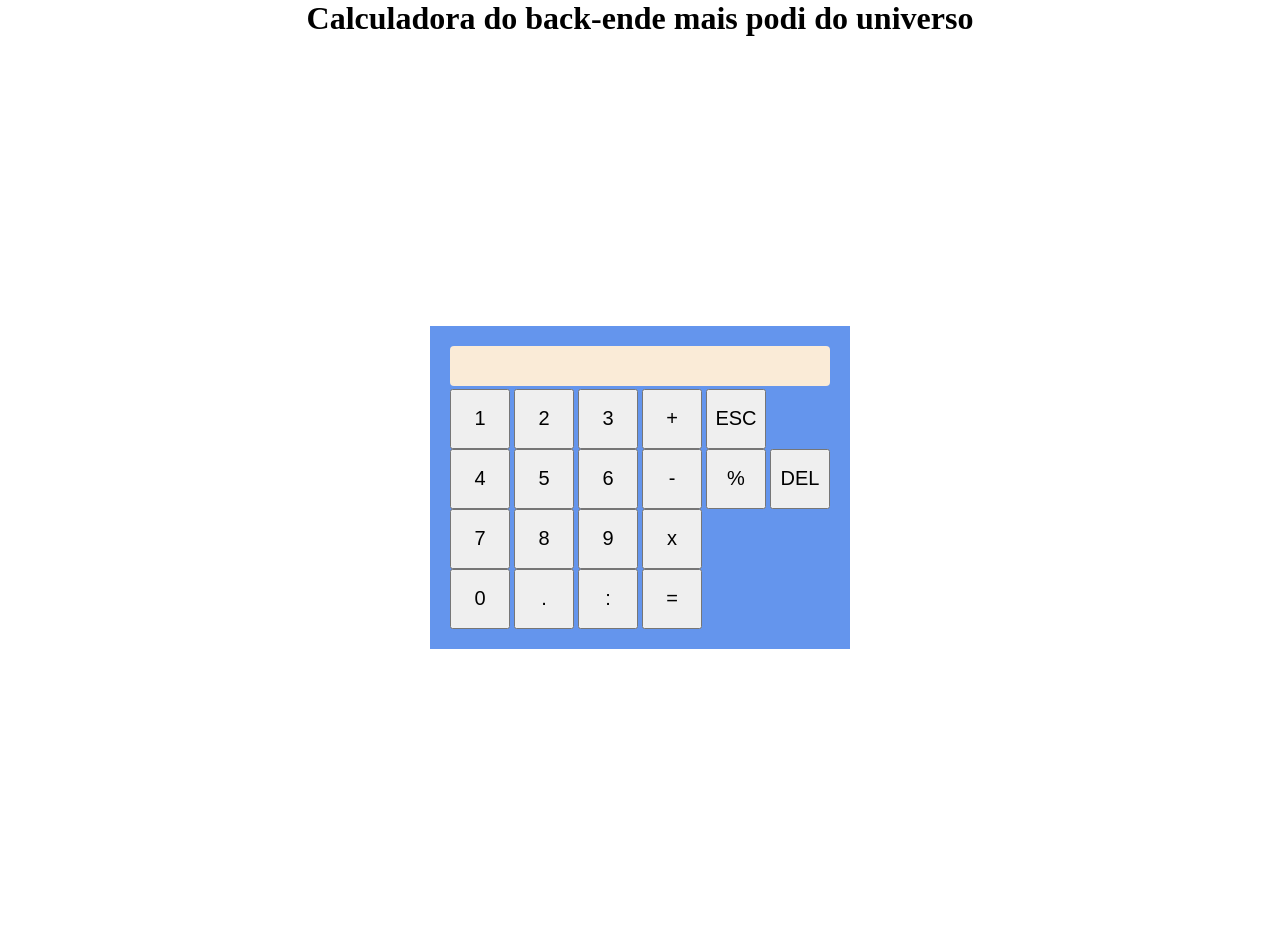
<file: Javascript-roadmap/Projetos/calculator/index.html>
<!DOCTYPE html>
<html lang="pt-br">
<head>
    <meta charset="UTF-8">
    <meta name="viewport" content="width=device-width, initial-scale=1.0">
    <title>Calculator</title>
    <link rel="stylesheet" href="style.css">
    <script src="index.js" defer></script>
</head>
<body>
    <!--Título da calculator-->
    <div class="titleBox">
        <h1>Calculadora do back-ende mais podi do universo</h1>
    </div>
    <div class="container">
        <div class="calculatorBox">
            <div class="result" id = "tela">
                0
            </div>
            <div class="buttons">
                <div>
                    <button class="btn" value="1">1</button>
                    <button class="btn" value="2">2</button>
                    <button class="btn" value="3">3</button>
                    <button class="btn" value="+">+</button>
                    <button class="btn" value="del">ESC</button>
                </div>
                
                <div>
                    <button class="btn" value="4">4</button>
                    <button class="btn" value="5">5</button>
                    <button class="btn" value="6">6</button>
                    <button class="btn" value="-">-</button>
                    <button class="btn" value="%">%</button>
                    <button class="btn" value="apg">DEL</button>
                </div>
                
                <div>
                    <button class="btn" value="7">7</button>
                    <button class="btn" value="8">8</button>
                    <button class="btn" value="9">9</button>
                    <button class="btn" value="*">x</button>
                </div>
                <div>
            <button class="btn" value="0">0</button>
            <button class="btn" value=".">.</button>
            <button class="btn" value="/">:</button>
            <button class="btn" value="=">=</button>
        </div>
        
    </div>
    
</div>
</div>

</body>
</html>
</file>
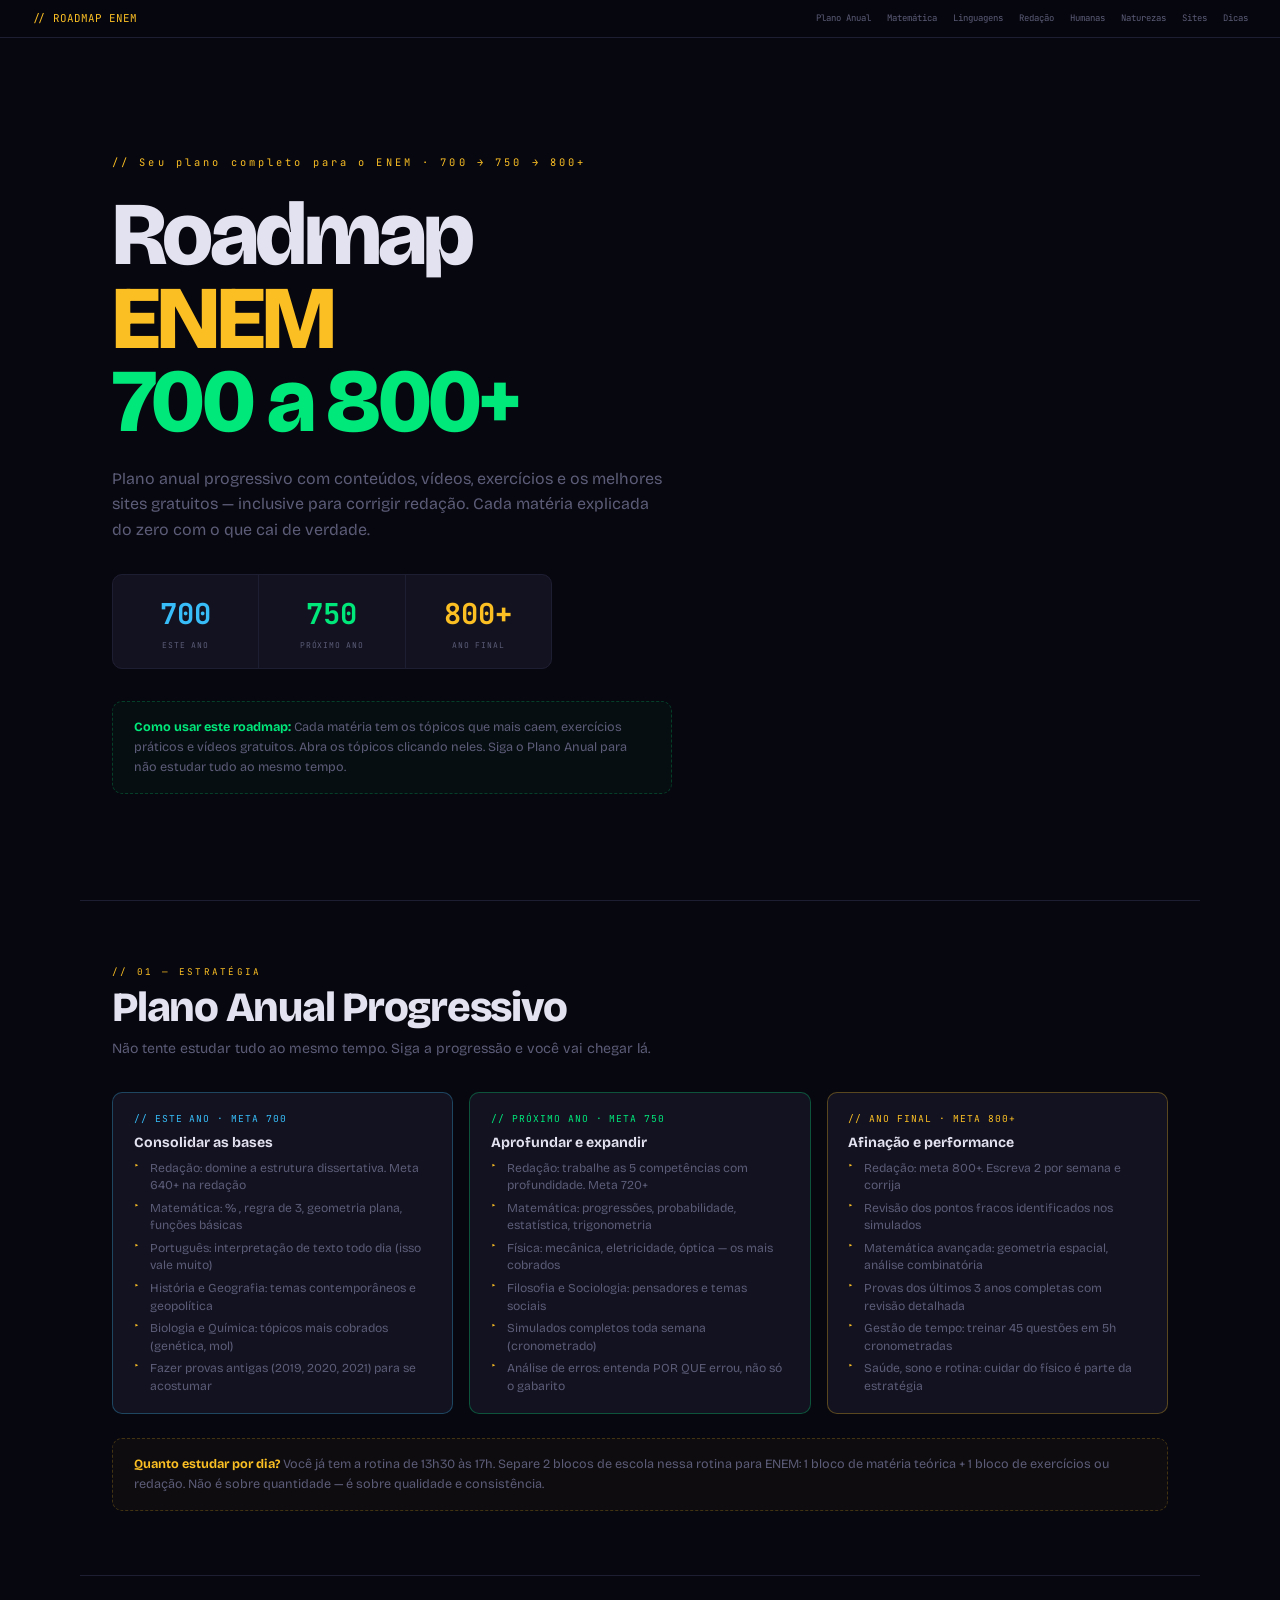
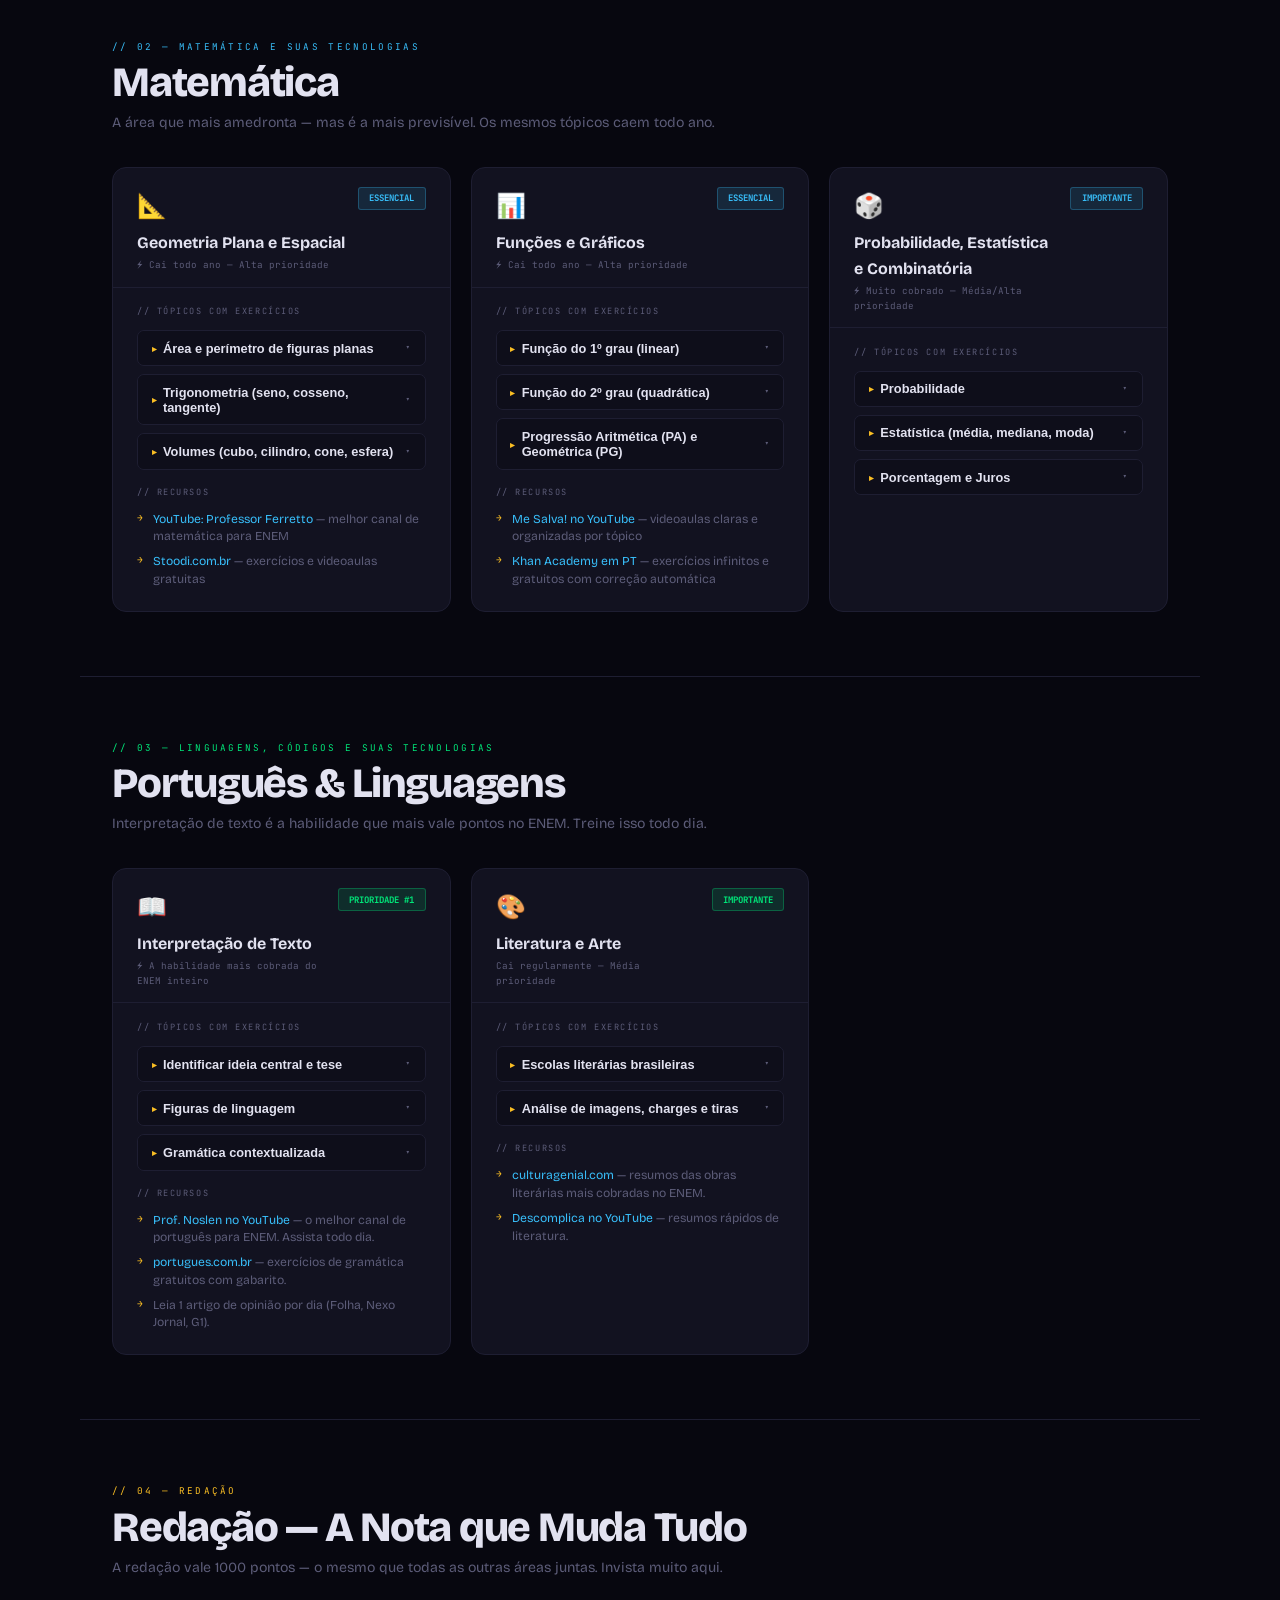
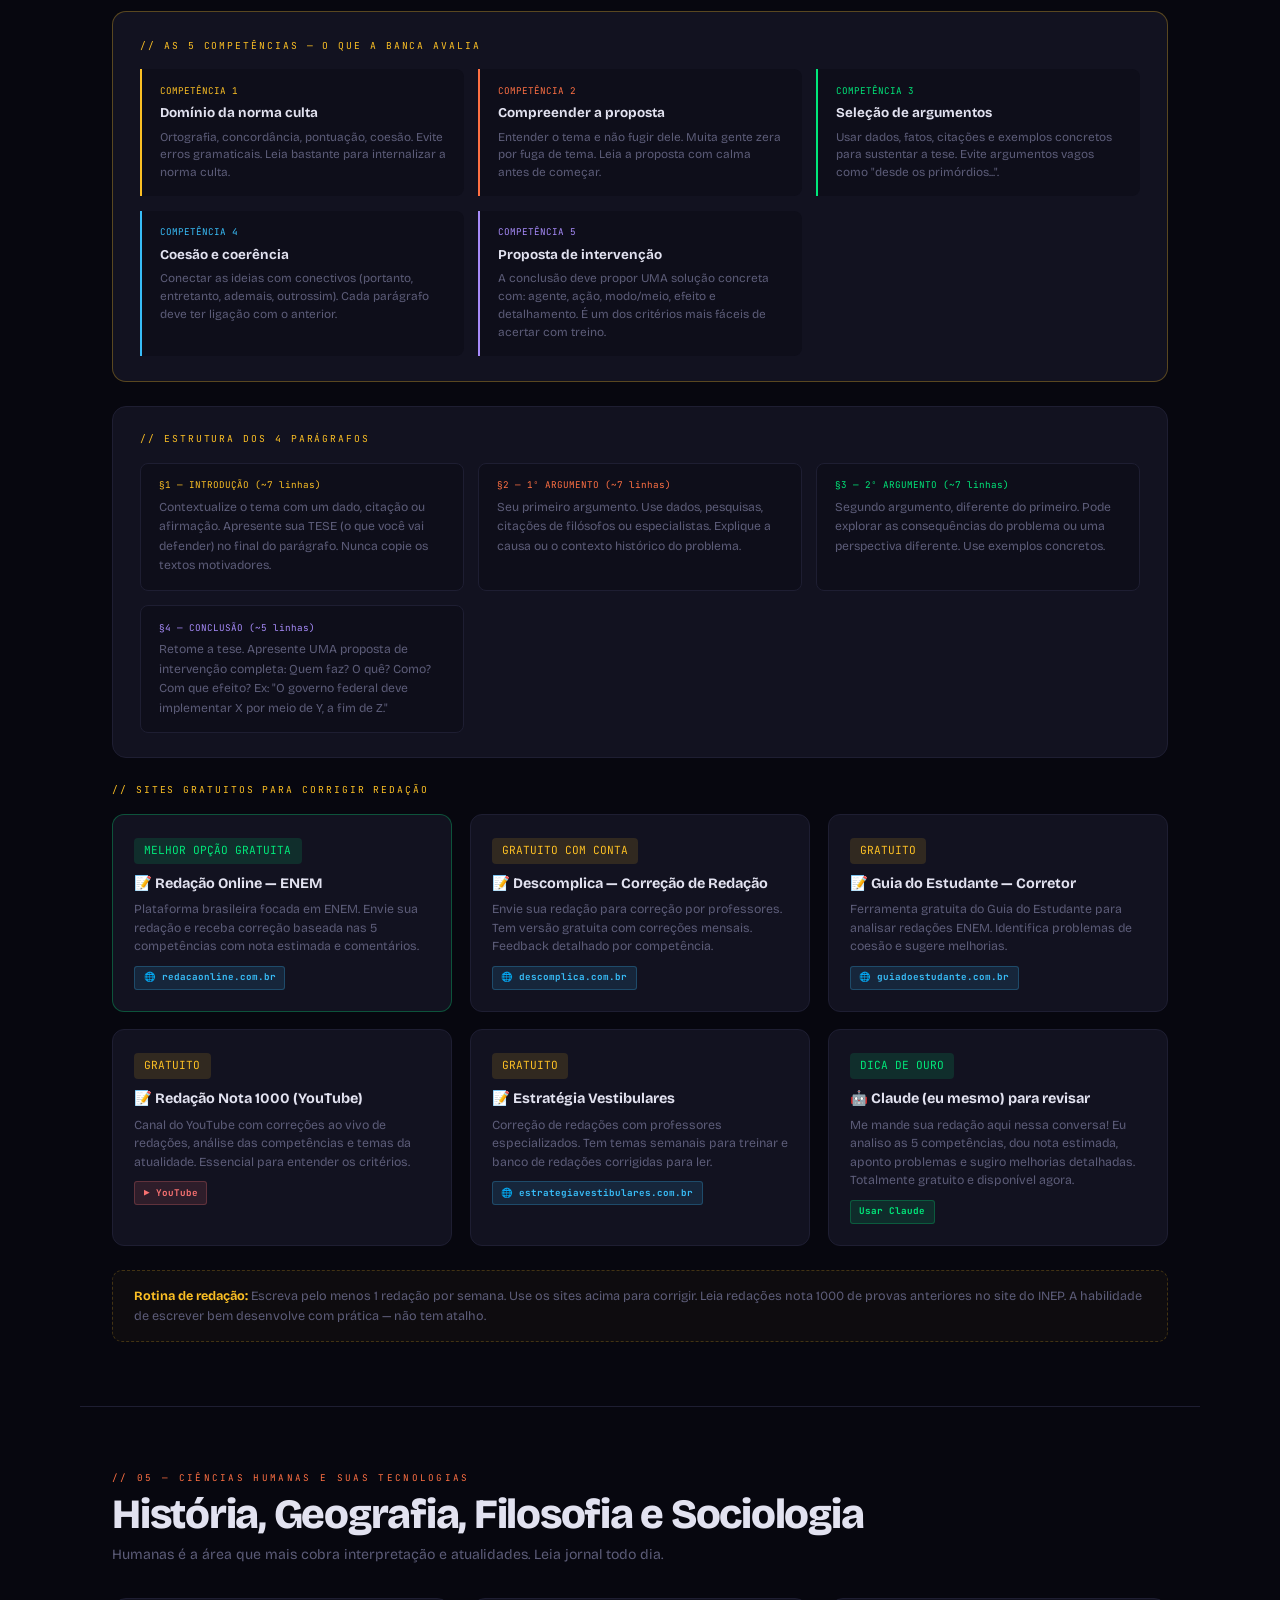
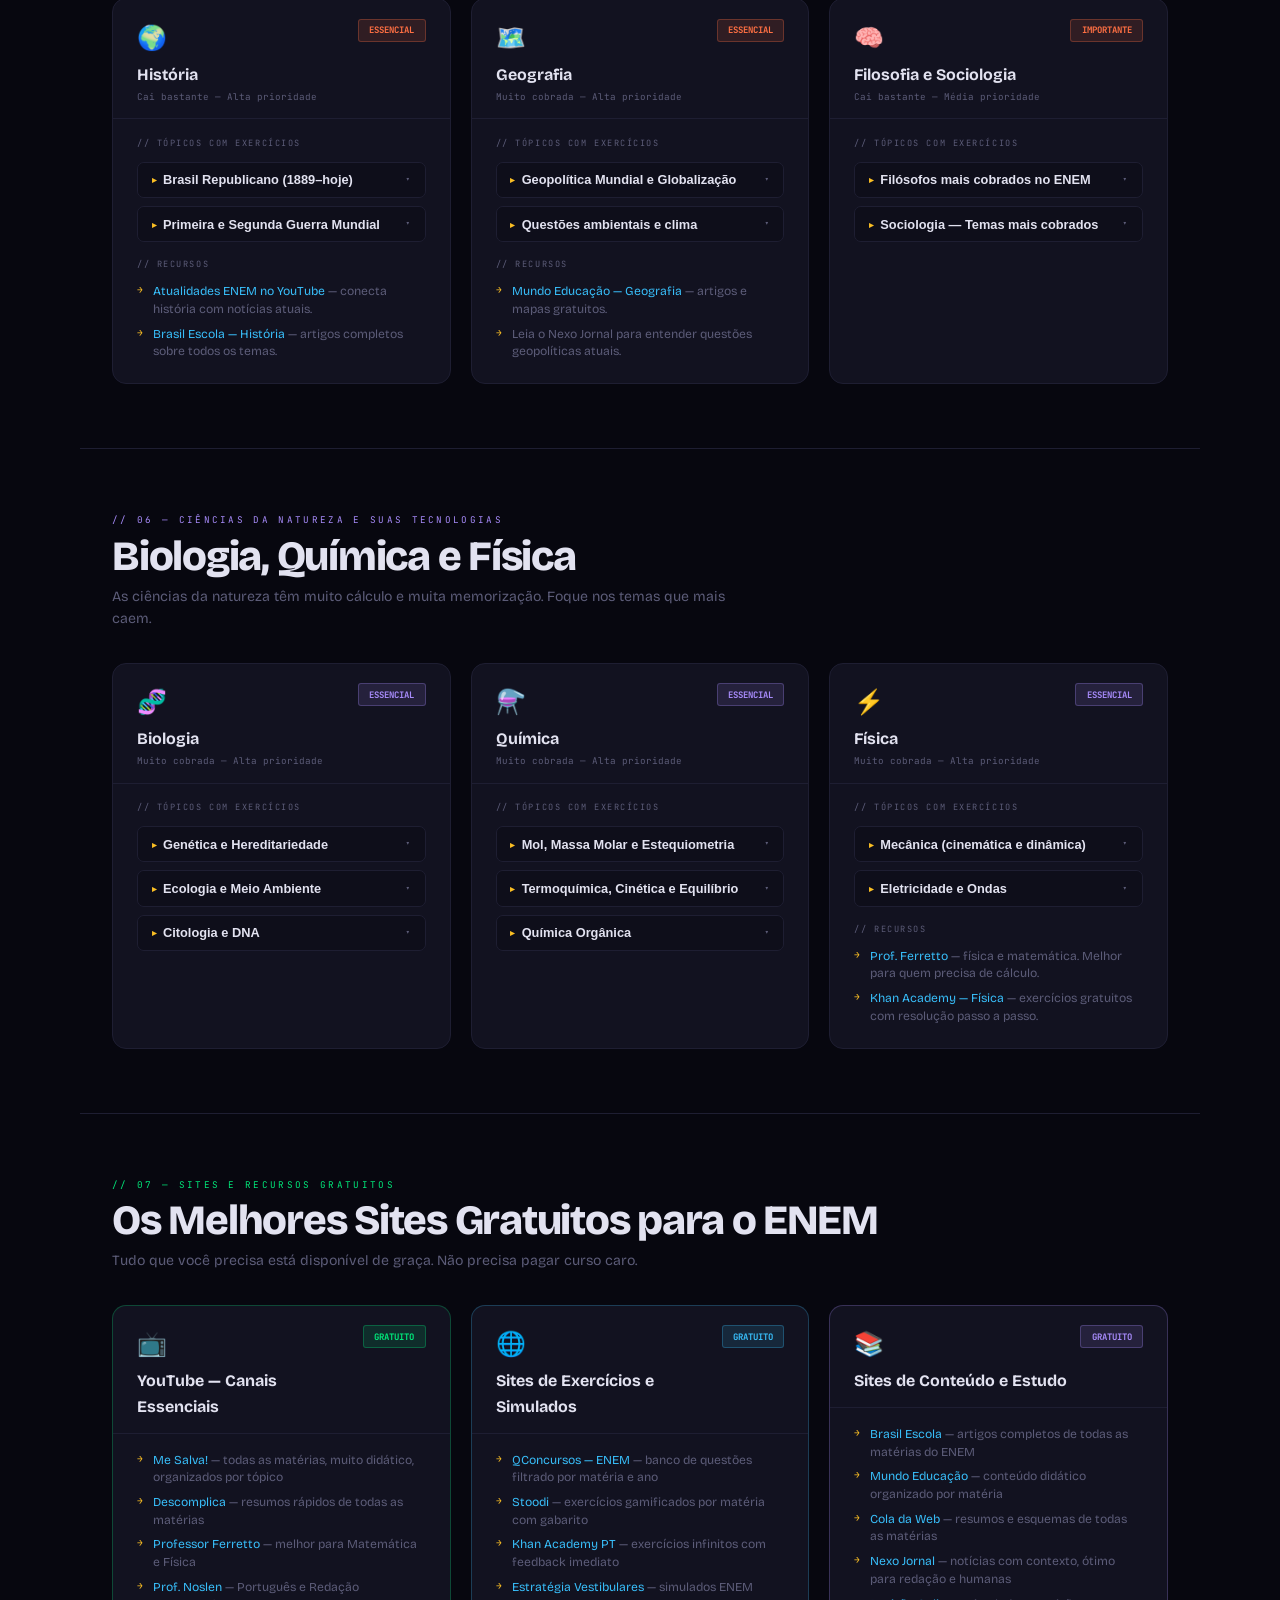
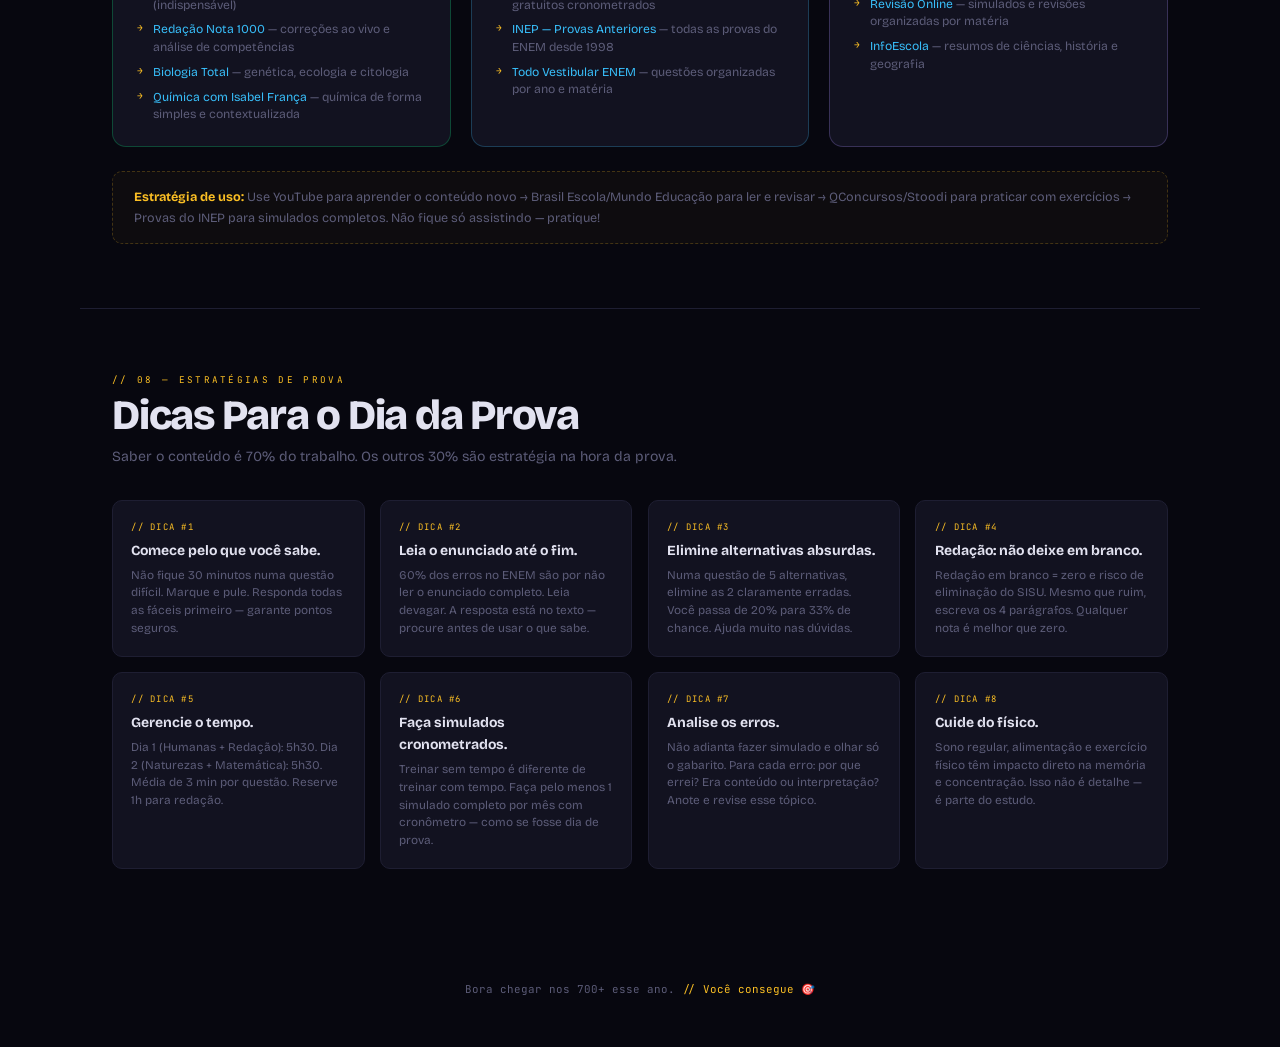
<file: Javascript-roadmap/roadmap-enem.html>
<!DOCTYPE html>
<html lang="pt-BR">
<head>
<meta charset="UTF-8">
<meta name="viewport" content="width=device-width,initial-scale=1.0">
<title>Roadmap ENEM — 700 a 800+</title>
<link href="https://fonts.googleapis.com/css2?family=JetBrains+Mono:wght@400;700&family=Bricolage+Grotesque:wght@400;600;800&display=swap" rel="stylesheet">
<style>
:root{
  --bg:#07070f;--surf:#0e0e1a;--card:#121220;
  --g:#00e87a;--o:#ff7043;--p:#a78bfa;--b:#38bdf8;--r:#f87171;--y:#fbbf24;
  --text:#e2e2f0;--muted:#5c5c78;--border:#1e1e32;
  --mono:'JetBrains Mono',monospace;--sans:'Bricolage Grotesque',sans-serif;
}
*{margin:0;padding:0;box-sizing:border-box}
html{scroll-behavior:smooth}
body{background:var(--bg);color:var(--text);font-family:var(--sans);line-height:1.6;overflow-x:hidden}
::-webkit-scrollbar{width:5px}::-webkit-scrollbar-track{background:var(--bg)}::-webkit-scrollbar-thumb{background:var(--border);border-radius:3px}

nav{position:fixed;top:0;left:0;right:0;z-index:100;background:rgba(7,7,15,.94);backdrop-filter:blur(14px);border-bottom:1px solid var(--border);padding:.6rem 2rem;display:flex;align-items:center;gap:1rem;overflow-x:auto}
.nav-logo{font-family:var(--mono);font-size:.68rem;color:var(--y);white-space:nowrap;margin-right:auto}
.nl{font-family:var(--mono);font-size:.56rem;color:var(--muted);text-decoration:none;white-space:nowrap;transition:color .2s}
.nl:hover{color:var(--y)}

.hero{min-height:100vh;display:flex;flex-direction:column;justify-content:center;padding:7rem 2rem 4rem;max-width:1120px;margin:0 auto}
.hero-eye{font-family:var(--mono);font-size:.65rem;color:var(--y);letter-spacing:.3em;margin-bottom:1.4rem}
.hero h1{font-size:clamp(2.6rem,7vw,6rem);font-weight:800;line-height:.93;letter-spacing:-.04em;margin-bottom:1.4rem}
.hero h1 em{font-style:normal;color:var(--y)}
.hero h1 .go{color:var(--g)}
.hero-desc{font-size:1rem;color:var(--muted);max-width:560px;margin-bottom:2rem}
.metas{display:grid;grid-template-columns:repeat(3,1fr);gap:1px;background:var(--border);border:1px solid var(--border);border-radius:10px;overflow:hidden;max-width:440px;margin-bottom:2rem}
.meta{background:var(--card);padding:1rem;text-align:center}
.meta-n{font-family:var(--mono);font-size:1.8rem;font-weight:700}
.meta-l{font-family:var(--mono);font-size:.5rem;color:var(--muted);text-transform:uppercase;letter-spacing:.1em;margin-top:.1rem}
.meta:nth-child(1) .meta-n{color:var(--b)}
.meta:nth-child(2) .meta-n{color:var(--g)}
.meta:nth-child(3) .meta-n{color:var(--y)}

.wrap{max-width:1120px;margin:0 auto;padding:4rem 2rem}
.eye{font-family:var(--mono);font-size:.58rem;letter-spacing:.25em;text-transform:uppercase;margin-bottom:.35rem}
.sec-title{font-size:clamp(1.6rem,3.5vw,2.6rem);font-weight:800;letter-spacing:-.03em;line-height:1.1;margin-bottom:.4rem}
.sec-sub{color:var(--muted);font-size:.88rem;max-width:640px;margin-bottom:2rem}
hr.div{border:none;height:1px;background:var(--border);max-width:1120px;margin:0 auto}

/* MATÉRIA CARD */
.mat-grid{display:grid;grid-template-columns:repeat(auto-fill,minmax(320px,1fr));gap:1.25rem}
.mat-card{background:var(--card);border:1px solid var(--border);border-radius:14px;overflow:hidden;transition:border-color .2s}
.mat-card:hover{border-color:var(--y)}
.mat-head{padding:1.2rem 1.5rem .85rem;border-bottom:1px solid var(--border);display:flex;align-items:flex-start;justify-content:space-between;gap:.7rem}
.mat-icon{font-size:1.5rem;margin-bottom:.3rem}
.mat-title{font-size:1rem;font-weight:700}
.mat-peso{font-family:var(--mono);font-size:.58rem;color:var(--muted);margin-top:.15rem}
.badge{font-family:var(--mono);font-size:.56rem;font-weight:700;padding:.22rem .65rem;border-radius:3px;white-space:nowrap}
.badge.y{background:rgba(251,191,36,.13);color:var(--y);border:1px solid rgba(251,191,36,.28)}
.badge.g{background:rgba(0,232,122,.13);color:var(--g);border:1px solid rgba(0,232,122,.28)}
.badge.b{background:rgba(56,189,248,.13);color:var(--b);border:1px solid rgba(56,189,248,.28)}
.badge.p{background:rgba(167,139,250,.13);color:var(--p);border:1px solid rgba(167,139,250,.28)}
.badge.r{background:rgba(248,113,113,.13);color:var(--r);border:1px solid rgba(248,113,113,.28)}
.badge.o{background:rgba(255,112,67,.13);color:var(--o);border:1px solid rgba(255,112,67,.28)}

/* ACCORDION */
.acc-item{margin-bottom:.5rem;border:1px solid var(--border);border-radius:7px;overflow:hidden}
.acc-btn{width:100%;background:var(--surf);border:none;cursor:pointer;padding:.6rem .85rem;display:flex;align-items:center;justify-content:space-between;gap:.5rem;text-align:left;transition:background .2s}
.acc-btn:hover{background:rgba(255,255,255,.03)}
.acc-btn.open{background:rgba(251,191,36,.05)}
.acc-name{font-size:.8rem;font-weight:600;color:var(--text);display:flex;align-items:center;gap:.4rem}
.acc-name::before{content:'▸';font-size:.58rem;color:var(--y);flex-shrink:0;transition:transform .25s}
.acc-btn.open .acc-name::before{transform:rotate(90deg)}
.acc-arrow{font-family:var(--mono);font-size:.58rem;color:var(--muted);transition:transform .25s}
.acc-btn.open .acc-arrow{transform:rotate(180deg)}
.acc-body{display:none;padding:.65rem .85rem .85rem;background:var(--card);border-top:1px solid var(--border)}
.acc-body.open{display:block}
.acc-explain{font-size:.79rem;color:var(--text);line-height:1.65;margin-bottom:.65rem;padding:.55rem .75rem;background:var(--surf);border-left:2px solid var(--y);border-radius:0 4px 4px 0}
.exs-lbl{font-family:var(--mono);font-size:.53rem;color:var(--muted);letter-spacing:.15em;text-transform:uppercase;margin-bottom:.4rem}
.exs{display:flex;flex-direction:column;gap:.26rem}
.ex{font-size:.74rem;color:var(--muted);padding-left:1.2rem;position:relative;line-height:1.45}
.ex::before{content:attr(data-n);position:absolute;left:0;font-family:var(--mono);font-size:.58rem;color:var(--o);font-weight:700}
.vid-rec{margin-top:.6rem;padding:.55rem .75rem;background:rgba(248,113,113,.06);border-left:2px solid var(--r);border-radius:0 4px 4px 0}
.vid-rec-lbl{font-family:var(--mono);font-size:.52rem;color:var(--r);letter-spacing:.14em;margin-bottom:.25rem}
.vid-link{font-size:.74rem;color:var(--text);text-decoration:none;display:flex;align-items:center;gap:.4rem}
.vid-link:hover{color:var(--r)}

.mat-body{padding:1.1rem 1.5rem 1.4rem}
.mat-body-lbl{font-family:var(--mono);font-size:.54rem;color:var(--muted);letter-spacing:.18em;text-transform:uppercase;margin-bottom:.7rem}
.res-list{display:flex;flex-direction:column;gap:.45rem}
.res-item{font-size:.76rem;color:var(--muted);padding-left:1rem;position:relative;line-height:1.45}
.res-item::before{content:'→';position:absolute;left:0;font-family:var(--mono);font-size:.6rem;color:var(--y)}
.res-item a{color:var(--b);text-decoration:none}
.res-item a:hover{text-decoration:underline}

/* REDAÇÃO */
.red-grid{display:grid;grid-template-columns:repeat(auto-fill,minmax(290px,1fr));gap:1.1rem}
.red-card{background:var(--card);border:1px solid var(--border);border-radius:12px;padding:1.3rem}
.red-card h4{font-size:.9rem;font-weight:700;margin-bottom:.35rem}
.red-card p{font-size:.77rem;color:var(--muted);line-height:1.5;margin-bottom:.65rem}
.red-nota{font-family:var(--mono);font-size:.7rem;padding:.25rem .65rem;border-radius:4px;display:inline-block;margin-bottom:.5rem}
.red-nota.y{background:rgba(251,191,36,.13);color:var(--y)}
.red-nota.g{background:rgba(0,232,122,.13);color:var(--g)}
.links-row{display:flex;gap:.4rem;flex-wrap:wrap}
.lnk{font-family:var(--mono);font-size:.58rem;font-weight:700;padding:.22rem .55rem;border-radius:3px;text-decoration:none;transition:opacity .2s}
.lnk:hover{opacity:.75}
.lnk.free{background:rgba(0,232,122,.12);color:var(--g);border:1px solid rgba(0,232,122,.25)}
.lnk.site{background:rgba(56,189,248,.12);color:var(--b);border:1px solid rgba(56,189,248,.25)}
.lnk.yt{background:rgba(248,113,113,.12);color:var(--r);border:1px solid rgba(248,113,113,.25)}

/* PLANO ANUAL */
.plano-grid{display:grid;grid-template-columns:repeat(auto-fill,minmax(260px,1fr));gap:1rem}
.plano-card{background:var(--card);border:1px solid var(--border);border-radius:10px;padding:1.1rem 1.3rem}
.plano-ano{font-family:var(--mono);font-size:.6rem;letter-spacing:.1em;text-transform:uppercase;margin-bottom:.35rem}
.plano-card h4{font-size:.88rem;font-weight:700;margin-bottom:.35rem}
.plano-card ul{list-style:none;display:flex;flex-direction:column;gap:.3rem}
.plano-card ul li{font-size:.76rem;color:var(--muted);padding-left:1rem;position:relative;line-height:1.45}
.plano-card ul li::before{content:'▸';position:absolute;left:0;font-family:var(--mono);font-size:.58rem;color:var(--y)}

/* DICAS */
.dica-grid{display:grid;grid-template-columns:repeat(auto-fill,minmax(235px,1fr));gap:.95rem}
.dica-card{background:var(--card);border:1px solid var(--border);border-radius:10px;padding:1.15rem}
.dica-n{font-family:var(--mono);font-size:.56rem;color:var(--y);letter-spacing:.14em;margin-bottom:.38rem}
.dica-card h4{font-size:.87rem;font-weight:700;margin-bottom:.28rem}
.dica-card p{font-size:.74rem;color:var(--muted);line-height:1.5}

/* IBOX */
.ibox{border-radius:10px;padding:.95rem 1.3rem;font-size:.79rem;color:var(--muted);margin-top:1.3rem;line-height:1.6;border:1px dashed rgba(251,191,36,.22);background:rgba(251,191,36,.03)}
.ibox strong{color:var(--y)}
.ibox.g{border-color:rgba(0,232,122,.22);background:rgba(0,232,122,.03)}
.ibox.g strong{color:var(--g)}

@keyframes fadeUp{from{opacity:0;transform:translateY(14px)}to{opacity:1;transform:translateY(0)}}
.hero>*{animation:fadeUp .5s ease both}
.hero-eye{animation-delay:.1s}.hero h1{animation-delay:.2s}.hero-desc{animation-delay:.3s}.metas{animation-delay:.4s}
.footer{text-align:center;padding:3rem 2rem;font-family:var(--mono);font-size:.68rem;color:var(--muted)}
.footer span{color:var(--y)}
.slbl{font-family:var(--mono);font-size:.58rem;letter-spacing:.2em;margin:2rem 0 1rem}
</style>
</head>
<body>

<nav>
  <span class="nav-logo">// ROADMAP ENEM</span>
  <a class="nl" href="#plano">Plano Anual</a>
  <a class="nl" href="#matematica">Matemática</a>
  <a class="nl" href="#linguagens">Linguagens</a>
  <a class="nl" href="#redacao">Redação</a>
  <a class="nl" href="#humanas">Humanas</a>
  <a class="nl" href="#natureza">Naturezas</a>
  <a class="nl" href="#sites">Sites</a>
  <a class="nl" href="#dicas">Dicas</a>
</nav>

<!-- HERO -->
<div class="hero">
  <div class="hero-eye">// Seu plano completo para o ENEM · 700 → 750 → 800+</div>
  <h1>Roadmap<br><em>ENEM</em><br><span class="go">700 a 800+</span></h1>
  <p class="hero-desc">Plano anual progressivo com conteúdos, vídeos, exercícios e os melhores sites gratuitos — inclusive para corrigir redação. Cada matéria explicada do zero com o que cai de verdade.</p>
  <div class="metas">
    <div class="meta"><div class="meta-n">700</div><div class="meta-l">Este ano</div></div>
    <div class="meta"><div class="meta-n">750</div><div class="meta-l">Próximo ano</div></div>
    <div class="meta"><div class="meta-n">800+</div><div class="meta-l">Ano final</div></div>
  </div>
  <div class="ibox g" style="max-width:560px;margin-top:0">
    <strong>Como usar este roadmap:</strong> Cada matéria tem os tópicos que mais caem, exercícios práticos e vídeos gratuitos. Abra os tópicos clicando neles. Siga o Plano Anual para não estudar tudo ao mesmo tempo.
  </div>
</div>

<hr class="div">

<!-- PLANO ANUAL -->
<div class="wrap" id="plano">
  <div class="eye" style="color:var(--y)">// 01 — ESTRATÉGIA</div>
  <h2 class="sec-title">Plano Anual Progressivo</h2>
  <p class="sec-sub">Não tente estudar tudo ao mesmo tempo. Siga a progressão e você vai chegar lá.</p>

  <div class="plano-grid">
    <div class="plano-card" style="border-color:rgba(56,189,248,.3)">
      <div class="plano-ano" style="color:var(--b)">// ESTE ANO · META 700</div>
      <h4>Consolidar as bases</h4>
      <ul>
        <li>Redação: domine a estrutura dissertativa. Meta 640+ na redação</li>
        <li>Matemática: % , regra de 3, geometria plana, funções básicas</li>
        <li>Português: interpretação de texto todo dia (isso vale muito)</li>
        <li>História e Geografia: temas contemporâneos e geopolítica</li>
        <li>Biologia e Química: tópicos mais cobrados (genética, mol)</li>
        <li>Fazer provas antigas (2019, 2020, 2021) para se acostumar</li>
      </ul>
    </div>
    <div class="plano-card" style="border-color:rgba(0,232,122,.3)">
      <div class="plano-ano" style="color:var(--g)">// PRÓXIMO ANO · META 750</div>
      <h4>Aprofundar e expandir</h4>
      <ul>
        <li>Redação: trabalhe as 5 competências com profundidade. Meta 720+</li>
        <li>Matemática: progressões, probabilidade, estatística, trigonometria</li>
        <li>Física: mecânica, eletricidade, óptica — os mais cobrados</li>
        <li>Filosofia e Sociologia: pensadores e temas sociais</li>
        <li>Simulados completos toda semana (cronometrado)</li>
        <li>Análise de erros: entenda POR QUE errou, não só o gabarito</li>
      </ul>
    </div>
    <div class="plano-card" style="border-color:rgba(251,191,36,.3)">
      <div class="plano-ano" style="color:var(--y)">// ANO FINAL · META 800+</div>
      <h4>Afinação e performance</h4>
      <ul>
        <li>Redação: meta 800+. Escreva 2 por semana e corrija</li>
        <li>Revisão dos pontos fracos identificados nos simulados</li>
        <li>Matemática avançada: geometria espacial, análise combinatória</li>
        <li>Provas dos últimos 3 anos completas com revisão detalhada</li>
        <li>Gestão de tempo: treinar 45 questões em 5h cronometradas</li>
        <li>Saúde, sono e rotina: cuidar do físico é parte da estratégia</li>
      </ul>
    </div>
  </div>

  <div class="ibox" style="margin-top:1.5rem">
    <strong>Quanto estudar por dia?</strong> Você já tem a rotina de 13h30 às 17h. Separe 2 blocos de escola nessa rotina para ENEM: 1 bloco de matéria teórica + 1 bloco de exercícios ou redação. Não é sobre quantidade — é sobre qualidade e consistência.
  </div>
</div>

<hr class="div">

<!-- MATEMÁTICA -->
<div class="wrap" id="matematica">
  <div class="eye" style="color:var(--b)">// 02 — MATEMÁTICA E SUAS TECNOLOGIAS</div>
  <h2 class="sec-title">Matemática</h2>
  <p class="sec-sub">A área que mais amedronta — mas é a mais previsível. Os mesmos tópicos caem todo ano.</p>

  <div class="mat-grid">
    <div class="mat-card">
      <div class="mat-head">
        <div><div class="mat-icon">📐</div><div class="mat-title">Geometria Plana e Espacial</div><div class="mat-peso">⚡ Cai todo ano — Alta prioridade</div></div>
        <span class="badge b">ESSENCIAL</span>
      </div>
      <div class="mat-body">
        <div class="mat-body-lbl">// Tópicos com exercícios</div>
        <div class="acc-item">
          <button class="acc-btn" onclick="toggle(this)"><span class="acc-name">Área e perímetro de figuras planas</span><span class="acc-arrow">▾</span></button>
          <div class="acc-body">
            <p class="acc-explain">Figuras planas são formas 2D: quadrado, retângulo, triângulo, círculo, trapézio. Você precisa memorizar as fórmulas de área e perímetro de cada uma. O ENEM adora colocar essas fórmulas em contexto de problemas reais (área de terreno, pintura de parede, cerca de jardim).</p>
            <div class="exs-lbl">// Exercícios</div>
            <div class="exs">
              <div class="ex" data-n="1.">Uma sala tem 6m × 4m. Quantos metros quadrados de piso serão necessários?</div>
              <div class="ex" data-n="2.">Uma pizza tem diâmetro de 40cm. Qual a área da pizza? (use π=3,14)</div>
              <div class="ex" data-n="3.">Calcule a área de um triângulo com base 8cm e altura 5cm.</div>
            </div>
            <div class="vid-rec"><div class="vid-rec-lbl">// VÍDEO</div><a class="vid-link" href="https://www.youtube.com/watch?v=nYdHKDRgPQU" target="_blank"><span>▶</span> Geometria Plana para o ENEM (Professor Ferretto)</a></div>
          </div>
        </div>
        <div class="acc-item">
          <button class="acc-btn" onclick="toggle(this)"><span class="acc-name">Trigonometria (seno, cosseno, tangente)</span><span class="acc-arrow">▾</span></button>
          <div class="acc-body">
            <p class="acc-explain">Trigonometria relaciona os ângulos de um triângulo retângulo com seus lados. O ENEM cobra muito em contextos práticos: altura de prédio, distância entre pontos, inclinação de rampas. Memorize: seno = oposto/hipotenusa, cosseno = adjacente/hipotenusa, tangente = oposto/adjacente. Macete: SOH-CAH-TOA.</p>
            <div class="exs-lbl">// Exercícios</div>
            <div class="exs">
              <div class="ex" data-n="1.">Um poste de 10m projeta sombra de 10m no chão. Qual é o ângulo de elevação do sol?</div>
              <div class="ex" data-n="2.">Uma rampa de acessibilidade tem 3m de comprimento e faz 30° com o chão. Qual a altura?</div>
              <div class="ex" data-n="3.">Calcule os ângulos e lados de um triângulo 30-60-90 com hipotenusa = 10.</div>
            </div>
            <div class="vid-rec"><div class="vid-rec-lbl">// VÍDEO</div><a class="vid-link" href="https://www.youtube.com/watch?v=XJBOwHfDaGs" target="_blank"><span>▶</span> Trigonometria para o ENEM do zero (Me Salva!)</a></div>
          </div>
        </div>
        <div class="acc-item">
          <button class="acc-btn" onclick="toggle(this)"><span class="acc-name">Volumes (cubo, cilindro, cone, esfera)</span><span class="acc-arrow">▾</span></button>
          <div class="acc-body">
            <p class="acc-explain">Geometria espacial trabalha com sólidos 3D. O ENEM adora problemas de caixa d'água, embalagem, caixas. Fórmulas essenciais: cubo = a³, paralelepípedo = c×l×a, cilindro = π×r²×h, cone = (π×r²×h)/3, esfera = (4/3)×π×r³.</p>
            <div class="exs-lbl">// Exercícios</div>
            <div class="exs">
              <div class="ex" data-n="1.">Uma caixa d'água cilíndrica tem raio 1m e altura 2m. Quantos litros cabe? (1m³ = 1000L)</div>
              <div class="ex" data-n="2.">Uma bola de futebol tem raio 11cm. Qual seu volume? (π=3,14)</div>
              <div class="ex" data-n="3.">Uma caixa retangular tem 50cm × 30cm × 20cm. Quantos cubos de 10cm cabem dentro?</div>
            </div>
            <div class="vid-rec"><div class="vid-rec-lbl">// VÍDEO</div><a class="vid-link" href="https://www.youtube.com/watch?v=j7dbbAp_g50" target="_blank"><span>▶</span> Geometria Espacial ENEM (Descomplica)</a></div>
          </div>
        </div>
        <div class="mat-body-lbl" style="margin-top:1rem">// Recursos</div>
        <div class="res-list">
          <div class="res-item"><a href="https://www.youtube.com/@ProfessorFerretto" target="_blank">YouTube: Professor Ferretto</a> — melhor canal de matemática para ENEM</div>
          <div class="res-item"><a href="https://www.stoodi.com.br" target="_blank">Stoodi.com.br</a> — exercícios e videoaulas gratuitas</div>
        </div>
      </div>
    </div>

    <div class="mat-card">
      <div class="mat-head">
        <div><div class="mat-icon">📊</div><div class="mat-title">Funções e Gráficos</div><div class="mat-peso">⚡ Cai todo ano — Alta prioridade</div></div>
        <span class="badge b">ESSENCIAL</span>
      </div>
      <div class="mat-body">
        <div class="mat-body-lbl">// Tópicos com exercícios</div>
        <div class="acc-item">
          <button class="acc-btn" onclick="toggle(this)"><span class="acc-name">Função do 1º grau (linear)</span><span class="acc-arrow">▾</span></button>
          <div class="acc-body">
            <p class="acc-explain">f(x) = ax + b. É uma reta no plano cartesiano. 'a' é o coeficiente angular (inclinação) e 'b' é o coeficiente linear (onde corta o eixo Y). Muito cobrado em problemas de custo, lucro, velocidade constante e variações lineares.</p>
            <div class="exs-lbl">// Exercícios</div>
            <div class="exs">
              <div class="ex" data-n="1.">Um táxi cobra R$4 de bandeirada + R$2 por km. Escreva a função e calcule o preço de 15km.</div>
              <div class="ex" data-n="2.">Encontre os zeros (raízes) de f(x) = 3x - 9. Esboce o gráfico.</div>
              <div class="ex" data-n="3.">Duas funções se cruzam: f(x) = 2x + 1 e g(x) = -x + 7. Qual o ponto de interseção?</div>
            </div>
            <div class="vid-rec"><div class="vid-rec-lbl">// VÍDEO</div><a class="vid-link" href="https://www.youtube.com/watch?v=1UPmQMklWqo" target="_blank"><span>▶</span> Função do 1º Grau para o ENEM (Me Salva!)</a></div>
          </div>
        </div>
        <div class="acc-item">
          <button class="acc-btn" onclick="toggle(this)"><span class="acc-name">Função do 2º grau (quadrática)</span><span class="acc-arrow">▾</span></button>
          <div class="acc-body">
            <p class="acc-explain">f(x) = ax² + bx + c. Forma uma parábola. Para achar as raízes: fórmula de Bhaskara: x = (-b ± √Δ) / 2a, onde Δ = b² - 4ac. O vértice é o ponto máximo ou mínimo da parábola: xv = -b/2a. Muito cobrado em problemas de arremesso, lucro máximo, dimensão otimizada.</p>
            <div class="exs-lbl">// Exercícios</div>
            <div class="exs">
              <div class="ex" data-n="1.">Resolva x² - 5x + 6 = 0 pela Bhaskara. Quantas raízes reais existem?</div>
              <div class="ex" data-n="2.">Uma bola é lançada com altura h(t) = -5t² + 20t + 2. Qual a altura máxima e quando ocorre?</div>
              <div class="ex" data-n="3.">Uma empresa tem lucro L(x) = -x² + 100x - 1500, onde x é a quantidade vendida. Qual o lucro máximo?</div>
            </div>
            <div class="vid-rec"><div class="vid-rec-lbl">// VÍDEO</div><a class="vid-link" href="https://www.youtube.com/watch?v=9YYkXeXYxzE" target="_blank"><span>▶</span> Função do 2º Grau completa (Ferretto)</a></div>
          </div>
        </div>
        <div class="acc-item">
          <button class="acc-btn" onclick="toggle(this)"><span class="acc-name">Progressão Aritmética (PA) e Geométrica (PG)</span><span class="acc-arrow">▾</span></button>
          <div class="acc-body">
            <p class="acc-explain"><strong>PA:</strong> diferença constante entre os termos. an = a1 + (n-1)d. Soma: Sn = n(a1+an)/2. <strong>PG:</strong> razão constante entre os termos. an = a1 × q^(n-1). Soma: Sn = a1(q^n - 1)/(q-1). O ENEM cobra em contextos de juros simples (PA), juros compostos (PG) e crescimento populacional.</p>
            <div class="exs-lbl">// Exercícios</div>
            <div class="exs">
              <div class="ex" data-n="1.">PA com a1=3, d=4. Qual o 10º termo? Qual a soma dos 10 primeiros?</div>
              <div class="ex" data-n="2.">PG com a1=2, q=3. Qual o 5º termo? Qual a soma dos 5 primeiros?</div>
              <div class="ex" data-n="3.">Uma bactéria dobra a cada hora. Começando com 100 bactérias, quantas haverá em 8 horas?</div>
            </div>
            <div class="vid-rec"><div class="vid-rec-lbl">// VÍDEO</div><a class="vid-link" href="https://www.youtube.com/watch?v=EI0BRb3j2Xg" target="_blank"><span>▶</span> PA e PG para o ENEM (Me Salva!)</a></div>
          </div>
        </div>
        <div class="mat-body-lbl" style="margin-top:1rem">// Recursos</div>
        <div class="res-list">
          <div class="res-item"><a href="https://www.youtube.com/@mesalva" target="_blank">Me Salva! no YouTube</a> — videoaulas claras e organizadas por tópico</div>
          <div class="res-item"><a href="https://www.khanacademy.org/math" target="_blank">Khan Academy em PT</a> — exercícios infinitos e gratuitos com correção automática</div>
        </div>
      </div>
    </div>

    <div class="mat-card">
      <div class="mat-head">
        <div><div class="mat-icon">🎲</div><div class="mat-title">Probabilidade, Estatística e Combinatória</div><div class="mat-peso">⚡ Muito cobrado — Média/Alta prioridade</div></div>
        <span class="badge b">IMPORTANTE</span>
      </div>
      <div class="mat-body">
        <div class="mat-body-lbl">// Tópicos com exercícios</div>
        <div class="acc-item">
          <button class="acc-btn" onclick="toggle(this)"><span class="acc-name">Probabilidade</span><span class="acc-arrow">▾</span></button>
          <div class="acc-body">
            <p class="acc-explain">Probabilidade = casos favoráveis / casos possíveis. Sempre um número entre 0 e 1 (ou 0% a 100%). Para eventos independentes: P(A e B) = P(A) × P(B). Para eventos mutuamente exclusivos: P(A ou B) = P(A) + P(B). O ENEM adora contextos com dados, cartas, urnas e sorteios.</p>
            <div class="exs-lbl">// Exercícios</div>
            <div class="exs">
              <div class="ex" data-n="1.">Uma urna tem 3 bolas vermelhas e 7 azuis. Qual a probabilidade de tirar uma vermelha?</div>
              <div class="ex" data-n="2.">Ao lançar um dado e uma moeda, qual a probabilidade de sair 6 e cara?</div>
              <div class="ex" data-n="3.">Um casal quer ter 3 filhos. Qual a probabilidade de todos serem meninas?</div>
            </div>
            <div class="vid-rec"><div class="vid-rec-lbl">// VÍDEO</div><a class="vid-link" href="https://www.youtube.com/watch?v=2VFSVHFRpjY" target="_blank"><span>▶</span> Probabilidade para o ENEM do zero (Ferretto)</a></div>
          </div>
        </div>
        <div class="acc-item">
          <button class="acc-btn" onclick="toggle(this)"><span class="acc-name">Estatística (média, mediana, moda)</span><span class="acc-arrow">▾</span></button>
          <div class="acc-body">
            <p class="acc-explain"><strong>Média:</strong> soma de todos os valores ÷ quantidade. <strong>Mediana:</strong> valor do meio quando ordenado. <strong>Moda:</strong> valor que aparece mais vezes. O ENEM sempre apresenta gráficos (barras, setores, linha) e pede para interpretar os dados ou calcular essas medidas.</p>
            <div class="exs-lbl">// Exercícios</div>
            <div class="exs">
              <div class="ex" data-n="1.">Notas: 5, 7, 8, 6, 9, 7, 10. Calcule média, mediana e moda.</div>
              <div class="ex" data-n="2.">Um gráfico mostra vendas mensais. Interprete e calcule a média anual.</div>
              <div class="ex" data-n="3.">A média de 5 números é 8. Quatro deles são: 6, 9, 7, 10. Qual é o quinto?</div>
            </div>
            <div class="vid-rec"><div class="vid-rec-lbl">// VÍDEO</div><a class="vid-link" href="https://www.youtube.com/watch?v=h2UrCdmYvRQ" target="_blank"><span>▶</span> Estatística para o ENEM (Me Salva!)</a></div>
          </div>
        </div>
        <div class="acc-item">
          <button class="acc-btn" onclick="toggle(this)"><span class="acc-name">Porcentagem e Juros</span><span class="acc-arrow">▾</span></button>
          <div class="acc-body">
            <p class="acc-explain">Porcentagem é uma das habilidades mais cobradas no ENEM e na vida real. Juros simples: J = C × i × t. Juros compostos: M = C × (1+i)^t. Desconto, acréscimo, aumento percentual, variação percentual — todos caem toda prova.</p>
            <div class="exs-lbl">// Exercícios</div>
            <div class="exs">
              <div class="ex" data-n="1.">Um produto custa R$200 e teve desconto de 15%. Qual o novo preço?</div>
              <div class="ex" data-n="2.">R$1000 aplicados a juros compostos de 5% ao mês por 3 meses. Qual o montante?</div>
              <div class="ex" data-n="3.">Um salário aumentou de R$2000 para R$2300. Qual foi o aumento percentual?</div>
            </div>
            <div class="vid-rec"><div class="vid-rec-lbl">// VÍDEO</div><a class="vid-link" href="https://www.youtube.com/watch?v=tpV1TLB_bsE" target="_blank"><span>▶</span> Porcentagem e Juros ENEM (Ferretto)</a></div>
          </div>
        </div>
      </div>
    </div>
  </div>
</div>

<hr class="div">

<!-- LINGUAGENS -->
<div class="wrap" id="linguagens">
  <div class="eye" style="color:var(--g)">// 03 — LINGUAGENS, CÓDIGOS E SUAS TECNOLOGIAS</div>
  <h2 class="sec-title">Português &amp; Linguagens</h2>
  <p class="sec-sub">Interpretação de texto é a habilidade que mais vale pontos no ENEM. Treine isso todo dia.</p>

  <div class="mat-grid">
    <div class="mat-card">
      <div class="mat-head">
        <div><div class="mat-icon">📖</div><div class="mat-title">Interpretação de Texto</div><div class="mat-peso">⚡ A habilidade mais cobrada do ENEM inteiro</div></div>
        <span class="badge g">PRIORIDADE #1</span>
      </div>
      <div class="mat-body">
        <div class="mat-body-lbl">// Tópicos com exercícios</div>
        <div class="acc-item">
          <button class="acc-btn" onclick="toggle(this)"><span class="acc-name">Identificar ideia central e tese</span><span class="acc-arrow">▾</span></button>
          <div class="acc-body">
            <p class="acc-explain">A tese é a ideia principal que o autor defende. No ENEM, as questões sempre pedem "de acordo com o texto" ou "o autor defende que...". A resposta ESTÁ no texto — você não precisa saber o assunto de antemão. Leia com atenção ao que está escrito, não ao que você acha.</p>
            <div class="exs-lbl">// Exercícios</div>
            <div class="exs">
              <div class="ex" data-n="1.">Leia qualquer artigo de jornal (Folha, G1) e escreva em 1 frase a tese do autor.</div>
              <div class="ex" data-n="2.">Resolva 5 questões de interpretação de provas antigas do ENEM (2018-2022).</div>
              <div class="ex" data-n="3.">Para cada questão que errar: identifique por que a resposta certa está no texto.</div>
            </div>
            <div class="vid-rec"><div class="vid-rec-lbl">// VÍDEO</div><a class="vid-link" href="https://www.youtube.com/watch?v=8bWL2Rc5U4c" target="_blank"><span>▶</span> Como interpretar texto no ENEM (Prof. Noslen)</a></div>
          </div>
        </div>
        <div class="acc-item">
          <button class="acc-btn" onclick="toggle(this)"><span class="acc-name">Figuras de linguagem</span><span class="acc-arrow">▾</span></button>
          <div class="acc-body">
            <p class="acc-explain">As mais cobradas: <strong>Metáfora</strong> (comparação sem "como": "ele é uma rocha"), <strong>Metonímia</strong> (parte pelo todo: "li Machado de Assis"), <strong>Hipérbole</strong> (exagero: "estou morrendo de fome"), <strong>Ironia</strong> (diz o contrário do que pensa), <strong>Personificação</strong> (atribui vida a algo inanimado), <strong>Eufemismo</strong> (suaviza algo negativo).</p>
            <div class="exs-lbl">// Exercícios</div>
            <div class="exs">
              <div class="ex" data-n="1.">Identifique a figura de linguagem: "O Brasil precisa acordar para a realidade."</div>
              <div class="ex" data-n="2.">Crie 1 exemplo próprio de cada figura: metáfora, hipérbole e ironia.</div>
              <div class="ex" data-n="3.">Resolva 10 questões de figuras de linguagem do ENEM no QuestõesDia.</div>
            </div>
            <div class="vid-rec"><div class="vid-rec-lbl">// VÍDEO</div><a class="vid-link" href="https://www.youtube.com/watch?v=iSxBbGkMIdc" target="_blank"><span>▶</span> Figuras de Linguagem para o ENEM (Redação nota 1000)</a></div>
          </div>
        </div>
        <div class="acc-item">
          <button class="acc-btn" onclick="toggle(this)"><span class="acc-name">Gramática contextualizada</span><span class="acc-arrow">▾</span></button>
          <div class="acc-body">
            <p class="acc-explain">O ENEM não cobra gramática decorada — cobra gramática no contexto de um texto. Tópicos mais cobrados: crase, concordância verbal e nominal, colocação pronominal, pontuação, regência verbal. O truque: aprenda as regras identificando os erros nos textos.</p>
            <div class="exs-lbl">// Exercícios</div>
            <div class="exs">
              <div class="ex" data-n="1.">Pratique crase: em quais casos coloca-se crase antes de "a"? Faça 10 exercícios.</div>
              <div class="ex" data-n="2.">Concordância: corrija 5 frases com erro de concordância verbal ou nominal.</div>
              <div class="ex" data-n="3.">Leia um editorial de jornal e identifique 3 recursos linguísticos usados pelo autor.</div>
            </div>
            <div class="vid-rec"><div class="vid-rec-lbl">// VÍDEO</div><a class="vid-link" href="https://www.youtube.com/watch?v=fFq8u0MoqlE" target="_blank"><span>▶</span> Gramática ENEM — o que realmente cai (Prof. Noslen)</a></div>
          </div>
        </div>
        <div class="mat-body-lbl" style="margin-top:1rem">// Recursos</div>
        <div class="res-list">
          <div class="res-item"><a href="https://www.youtube.com/@ProfNoslen" target="_blank">Prof. Noslen no YouTube</a> — o melhor canal de português para ENEM. Assista todo dia.</div>
          <div class="res-item"><a href="https://www.portugues.com.br" target="_blank">portugues.com.br</a> — exercícios de gramática gratuitos com gabarito.</div>
          <div class="res-item">Leia 1 artigo de opinião por dia (Folha, Nexo Jornal, G1).</div>
        </div>
      </div>
    </div>

    <div class="mat-card">
      <div class="mat-head">
        <div><div class="mat-icon">🎨</div><div class="mat-title">Literatura e Arte</div><div class="mat-peso">Cai regularmente — Média prioridade</div></div>
        <span class="badge g">IMPORTANTE</span>
      </div>
      <div class="mat-body">
        <div class="mat-body-lbl">// Tópicos com exercícios</div>
        <div class="acc-item">
          <button class="acc-btn" onclick="toggle(this)"><span class="acc-name">Escolas literárias brasileiras</span><span class="acc-arrow">▾</span></button>
          <div class="acc-body">
            <p class="acc-explain">Cada escola tem características específicas. As mais cobradas: <strong>Romantismo</strong> (sentimento, idealismo, nacionalismo), <strong>Realismo/Naturalismo</strong> (crítica social, objetividade), <strong>Parnasianismo</strong> (forma perfeita, "arte pela arte"), <strong>Modernismo</strong> (ruptura, linguagem popular, 3 fases). Foque nas características e nos autores principais de cada uma.</p>
            <div class="exs-lbl">// Exercícios</div>
            <div class="exs">
              <div class="ex" data-n="1.">Leia um trecho de Dom Casmurro (Machado) e identifique características realistas.</div>
              <div class="ex" data-n="2.">Identifique a escola literária de 3 trechos diferentes. Justifique pela linguagem.</div>
              <div class="ex" data-n="3.">Monte um quadro comparativo das 5 principais escolas literárias.</div>
            </div>
            <div class="vid-rec"><div class="vid-rec-lbl">// VÍDEO</div><a class="vid-link" href="https://www.youtube.com/watch?v=Df6RITOBx3Q" target="_blank"><span>▶</span> Escolas Literárias ENEM — resumão (Descomplica)</a></div>
          </div>
        </div>
        <div class="acc-item">
          <button class="acc-btn" onclick="toggle(this)"><span class="acc-name">Análise de imagens, charges e tiras</span><span class="acc-arrow">▾</span></button>
          <div class="acc-body">
            <p class="acc-explain">O ENEM SEMPRE traz questões com imagens, charges e tirinhas — especialmente nas primeiras questões de linguagens. A análise não é sobre estética, mas sobre o <strong>significado e contexto</strong>: o que a imagem critica? Qual o recurso usado para criar humor ou crítica? Qual a relação com o texto?</p>
            <div class="exs-lbl">// Exercícios</div>
            <div class="exs">
              <div class="ex" data-n="1.">Analise 5 charges do Angeli ou Laerte e descreva: quem são os personagens e qual a crítica.</div>
              <div class="ex" data-n="2.">Resolva 10 questões de análise de imagem de provas ENEM anteriores.</div>
              <div class="ex" data-n="3.">Encontre uma charge sobre um tema atual e escreva 3 linhas interpretando-a.</div>
            </div>
            <div class="vid-rec"><div class="vid-rec-lbl">// VÍDEO</div><a class="vid-link" href="https://www.youtube.com/watch?v=LxvGs5DkqvA" target="_blank"><span>▶</span> Como analisar charges no ENEM (Prof. Noslen)</a></div>
          </div>
        </div>
        <div class="mat-body-lbl" style="margin-top:1rem">// Recursos</div>
        <div class="res-list">
          <div class="res-item"><a href="https://www.culturagenial.com/obras-literarias-enem/" target="_blank">culturagenial.com</a> — resumos das obras literárias mais cobradas no ENEM.</div>
          <div class="res-item"><a href="https://www.youtube.com/@descomplica" target="_blank">Descomplica no YouTube</a> — resumos rápidos de literatura.</div>
        </div>
      </div>
    </div>
  </div>
</div>

<hr class="div">

<!-- REDAÇÃO -->
<div class="wrap" id="redacao">
  <div class="eye" style="color:var(--y)">// 04 — REDAÇÃO</div>
  <h2 class="sec-title">Redação — A Nota que Muda Tudo</h2>
  <p class="sec-sub">A redação vale 1000 pontos — o mesmo que todas as outras áreas juntas. Invista muito aqui.</p>

  <!-- ESTRUTURA -->
  <div style="background:var(--card);border:1px solid rgba(251,191,36,.3);border-radius:14px;padding:1.6rem 1.7rem;margin-bottom:1.5rem">
    <div style="font-family:var(--mono);font-size:.6rem;color:var(--y);letter-spacing:.2em;margin-bottom:1rem">// AS 5 COMPETÊNCIAS — O QUE A BANCA AVALIA</div>
    <div style="display:grid;grid-template-columns:repeat(auto-fill,minmax(260px,1fr));gap:.9rem">
      <div style="background:var(--surf);border-left:2px solid var(--y);border-radius:0 8px 8px 0;padding:.9rem 1.1rem">
        <div style="font-family:var(--mono);font-size:.58rem;color:var(--y);margin-bottom:.3rem">COMPETÊNCIA 1</div>
        <div style="font-size:.84rem;font-weight:700;margin-bottom:.25rem">Domínio da norma culta</div>
        <div style="font-size:.74rem;color:var(--muted);line-height:1.5">Ortografia, concordância, pontuação, coesão. Evite erros gramaticais. Leia bastante para internalizar a norma culta.</div>
      </div>
      <div style="background:var(--surf);border-left:2px solid var(--o);border-radius:0 8px 8px 0;padding:.9rem 1.1rem">
        <div style="font-family:var(--mono);font-size:.58rem;color:var(--o);margin-bottom:.3rem">COMPETÊNCIA 2</div>
        <div style="font-size:.84rem;font-weight:700;margin-bottom:.25rem">Compreender a proposta</div>
        <div style="font-size:.74rem;color:var(--muted);line-height:1.5">Entender o tema e não fugir dele. Muita gente zera por fuga de tema. Leia a proposta com calma antes de começar.</div>
      </div>
      <div style="background:var(--surf);border-left:2px solid var(--g);border-radius:0 8px 8px 0;padding:.9rem 1.1rem">
        <div style="font-family:var(--mono);font-size:.58rem;color:var(--g);margin-bottom:.3rem">COMPETÊNCIA 3</div>
        <div style="font-size:.84rem;font-weight:700;margin-bottom:.25rem">Seleção de argumentos</div>
        <div style="font-size:.74rem;color:var(--muted);line-height:1.5">Usar dados, fatos, citações e exemplos concretos para sustentar a tese. Evite argumentos vagos como "desde os primórdios...".</div>
      </div>
      <div style="background:var(--surf);border-left:2px solid var(--b);border-radius:0 8px 8px 0;padding:.9rem 1.1rem">
        <div style="font-family:var(--mono);font-size:.58rem;color:var(--b);margin-bottom:.3rem">COMPETÊNCIA 4</div>
        <div style="font-size:.84rem;font-weight:700;margin-bottom:.25rem">Coesão e coerência</div>
        <div style="font-size:.74rem;color:var(--muted);line-height:1.5">Conectar as ideias com conectivos (portanto, entretanto, ademais, outrossim). Cada parágrafo deve ter ligação com o anterior.</div>
      </div>
      <div style="background:var(--surf);border-left:2px solid var(--p);border-radius:0 8px 8px 0;padding:.9rem 1.1rem">
        <div style="font-family:var(--mono);font-size:.58rem;color:var(--p);margin-bottom:.3rem">COMPETÊNCIA 5</div>
        <div style="font-size:.84rem;font-weight:700;margin-bottom:.25rem">Proposta de intervenção</div>
        <div style="font-size:.84rem;font-weight:700;margin-bottom:.15rem"></div>
        <div style="font-size:.74rem;color:var(--muted);line-height:1.5">A conclusão deve propor UMA solução concreta com: agente, ação, modo/meio, efeito e detalhamento. É um dos critérios mais fáceis de acertar com treino.</div>
      </div>
    </div>
  </div>

  <!-- ESTRUTURA DA REDAÇÃO -->
  <div style="background:var(--card);border:1px solid var(--border);border-radius:14px;padding:1.5rem 1.7rem;margin-bottom:1.5rem">
    <div style="font-family:var(--mono);font-size:.6rem;color:var(--y);letter-spacing:.2em;margin-bottom:1rem">// ESTRUTURA DOS 4 PARÁGRAFOS</div>
    <div style="display:grid;grid-template-columns:repeat(auto-fill,minmax(240px,1fr));gap:.9rem">
      <div style="background:var(--surf);border-radius:8px;padding:.9rem 1.1rem;border:1px solid var(--border)">
        <div style="font-family:var(--mono);font-size:.58rem;color:var(--y);margin-bottom:.3rem">§1 — INTRODUÇÃO (~7 linhas)</div>
        <div style="font-size:.76rem;color:var(--muted);line-height:1.6">Contextualize o tema com um dado, citação ou afirmação. Apresente sua TESE (o que você vai defender) no final do parágrafo. Nunca copie os textos motivadores.</div>
      </div>
      <div style="background:var(--surf);border-radius:8px;padding:.9rem 1.1rem;border:1px solid var(--border)">
        <div style="font-family:var(--mono);font-size:.58rem;color:var(--o);margin-bottom:.3rem">§2 — 1º ARGUMENTO (~7 linhas)</div>
        <div style="font-size:.76rem;color:var(--muted);line-height:1.6">Seu primeiro argumento. Use dados, pesquisas, citações de filósofos ou especialistas. Explique a causa ou o contexto histórico do problema.</div>
      </div>
      <div style="background:var(--surf);border-radius:8px;padding:.9rem 1.1rem;border:1px solid var(--border)">
        <div style="font-family:var(--mono);font-size:.58rem;color:var(--g);margin-bottom:.3rem">§3 — 2º ARGUMENTO (~7 linhas)</div>
        <div style="font-size:.76rem;color:var(--muted);line-height:1.6">Segundo argumento, diferente do primeiro. Pode explorar as consequências do problema ou uma perspectiva diferente. Use exemplos concretos.</div>
      </div>
      <div style="background:var(--surf);border-radius:8px;padding:.9rem 1.1rem;border:1px solid var(--border)">
        <div style="font-family:var(--mono);font-size:.58rem;color:var(--p);margin-bottom:.3rem">§4 — CONCLUSÃO (~5 linhas)</div>
        <div style="font-size:.76rem;color:var(--muted);line-height:1.6">Retome a tese. Apresente UMA proposta de intervenção completa: Quem faz? O quê? Como? Com que efeito? Ex: "O governo federal deve implementar X por meio de Y, a fim de Z."</div>
      </div>
    </div>
  </div>

  <!-- SITES DE CORREÇÃO -->
  <div style="font-family:var(--mono);font-size:.6rem;color:var(--y);letter-spacing:.2em;margin-bottom:1rem">// SITES GRATUITOS PARA CORRIGIR REDAÇÃO</div>
  <div class="red-grid">
    <div class="red-card" style="border-color:rgba(0,232,122,.3)">
      <span class="red-nota g">MELHOR OPÇÃO GRATUITA</span>
      <h4>📝 Redação Online — ENEM</h4>
      <p>Plataforma brasileira focada em ENEM. Envie sua redação e receba correção baseada nas 5 competências com nota estimada e comentários.</p>
      <div class="links-row"><a class="lnk site" href="https://www.redacaonline.com.br" target="_blank">🌐 redacaonline.com.br</a></div>
    </div>
    <div class="red-card">
      <span class="red-nota y">GRATUITO COM CONTA</span>
      <h4>📝 Descomplica — Correção de Redação</h4>
      <p>Envie sua redação para correção por professores. Tem versão gratuita com correções mensais. Feedback detalhado por competência.</p>
      <div class="links-row"><a class="lnk site" href="https://descomplica.com.br/redacao/" target="_blank">🌐 descomplica.com.br</a></div>
    </div>
    <div class="red-card">
      <span class="red-nota y">GRATUITO</span>
      <h4>📝 Guia do Estudante — Corretor</h4>
      <p>Ferramenta gratuita do Guia do Estudante para analisar redações ENEM. Identifica problemas de coesão e sugere melhorias.</p>
      <div class="links-row"><a class="lnk site" href="https://guiadoestudante.abril.com.br/enem/redacao/" target="_blank">🌐 guiadoestudante.com.br</a></div>
    </div>
    <div class="red-card">
      <span class="red-nota y">GRATUITO</span>
      <h4>📝 Redação Nota 1000 (YouTube)</h4>
      <p>Canal do YouTube com correções ao vivo de redações, análise das competências e temas da atualidade. Essencial para entender os critérios.</p>
      <div class="links-row"><a class="lnk yt" href="https://www.youtube.com/@RedacaoNota1000" target="_blank">▶ YouTube</a></div>
    </div>
    <div class="red-card">
      <span class="red-nota y">GRATUITO</span>
      <h4>📝 Estratégia Vestibulares</h4>
      <p>Correção de redações com professores especializados. Tem temas semanais para treinar e banco de redações corrigidas para ler.</p>
      <div class="links-row"><a class="lnk site" href="https://www.estrategiavestibulares.com.br/enem/redacao/" target="_blank">🌐 estrategiavestibulares.com.br</a></div>
    </div>
    <div class="red-card">
      <span class="red-nota g">DICA DE OURO</span>
      <h4>🤖 Claude (eu mesmo) para revisar</h4>
      <p>Me mande sua redação aqui nessa conversa! Eu analiso as 5 competências, dou nota estimada, aponto problemas e sugiro melhorias detalhadas. Totalmente gratuito e disponível agora.</p>
      <div class="links-row"><a class="lnk free" href="https://claude.ai" target="_blank">Usar Claude</a></div>
    </div>
  </div>

  <div class="ibox" style="margin-top:1.5rem">
    <strong>Rotina de redação:</strong> Escreva pelo menos 1 redação por semana. Use os sites acima para corrigir. Leia redações nota 1000 de provas anteriores no site do INEP. A habilidade de escrever bem desenvolve com prática — não tem atalho.
  </div>
</div>

<hr class="div">

<!-- HUMANAS -->
<div class="wrap" id="humanas">
  <div class="eye" style="color:var(--o)">// 05 — CIÊNCIAS HUMANAS E SUAS TECNOLOGIAS</div>
  <h2 class="sec-title">História, Geografia, Filosofia e Sociologia</h2>
  <p class="sec-sub">Humanas é a área que mais cobra interpretação e atualidades. Leia jornal todo dia.</p>

  <div class="mat-grid">
    <div class="mat-card">
      <div class="mat-head">
        <div><div class="mat-icon">🌍</div><div class="mat-title">História</div><div class="mat-peso">Cai bastante — Alta prioridade</div></div>
        <span class="badge o">ESSENCIAL</span>
      </div>
      <div class="mat-body">
        <div class="mat-body-lbl">// Tópicos com exercícios</div>
        <div class="acc-item">
          <button class="acc-btn" onclick="toggle(this)"><span class="acc-name">Brasil Republicano (1889–hoje)</span><span class="acc-arrow">▾</span></button>
          <div class="acc-body">
            <p class="acc-explain">A história do Brasil republicano é um dos temas mais cobrados. Pontos críticos: Proclamação da República (1889), Era Vargas (1930-1945 e 1950-1954), Ditadura Militar (1964-1985), Redemocratização e Constituição de 1988. O ENEM frequentemente conecta esses períodos com questões de cidadania, direitos e democracia.</p>
            <div class="exs-lbl">// Exercícios</div>
            <div class="exs">
              <div class="ex" data-n="1.">Monte uma linha do tempo da República brasileira com os 5 momentos mais importantes.</div>
              <div class="ex" data-n="2.">Compare a Ditadura Vargas com a Ditadura Militar: semelhanças e diferenças.</div>
              <div class="ex" data-n="3.">O que foi a Constituição de 1988 e por que é chamada de "Constituição Cidadã"?</div>
            </div>
            <div class="vid-rec"><div class="vid-rec-lbl">// VÍDEO</div><a class="vid-link" href="https://www.youtube.com/watch?v=Y_QLRQqGJ3Q" target="_blank"><span>▶</span> História do Brasil para o ENEM — resumão (Me Salva!)</a></div>
          </div>
        </div>
        <div class="acc-item">
          <button class="acc-btn" onclick="toggle(this)"><span class="acc-name">Primeira e Segunda Guerra Mundial</span><span class="acc-arrow">▾</span></button>
          <div class="acc-body">
            <p class="acc-explain">As guerras mundiais são pilares do ENEM. Causas, consequências e ligações com o Brasil. <strong>1ª GM:</strong> imperialismo, nacionalismo, assassinato de Franz Ferdinand, tratado de Versalhes (que gerou a 2ª GM). <strong>2ª GM:</strong> ascensão do nazifascismo, holocausto, bomba atômica, Guerra Fria como desdobramento.</p>
            <div class="exs-lbl">// Exercícios</div>
            <div class="exs">
              <div class="ex" data-n="1.">Explique como o Tratado de Versalhes contribuiu para o surgimento do nazismo.</div>
              <div class="ex" data-n="2.">O que foi o holocausto e como ele se relaciona com a criação da ONU?</div>
              <div class="ex" data-n="3.">Como a 2ª GM transformou o mapa geopolítico mundial? Cite 3 consequências.</div>
            </div>
            <div class="vid-rec"><div class="vid-rec-lbl">// VÍDEO</div><a class="vid-link" href="https://www.youtube.com/watch?v=IA5KxnCJIKM" target="_blank"><span>▶</span> Guerras Mundiais para o ENEM (Descomplica)</a></div>
          </div>
        </div>
        <div class="mat-body-lbl" style="margin-top:1rem">// Recursos</div>
        <div class="res-list">
          <div class="res-item"><a href="https://www.youtube.com/@atualidadesenem" target="_blank">Atualidades ENEM no YouTube</a> — conecta história com notícias atuais.</div>
          <div class="res-item"><a href="https://brasilescola.uol.com.br/historiab" target="_blank">Brasil Escola — História</a> — artigos completos sobre todos os temas.</div>
        </div>
      </div>
    </div>

    <div class="mat-card">
      <div class="mat-head">
        <div><div class="mat-icon">🗺️</div><div class="mat-title">Geografia</div><div class="mat-peso">Muito cobrada — Alta prioridade</div></div>
        <span class="badge o">ESSENCIAL</span>
      </div>
      <div class="mat-body">
        <div class="mat-body-lbl">// Tópicos com exercícios</div>
        <div class="acc-item">
          <button class="acc-btn" onclick="toggle(this)"><span class="acc-name">Geopolítica Mundial e Globalização</span><span class="acc-arrow">▾</span></button>
          <div class="acc-body">
            <p class="acc-explain">Geopolítica no ENEM foca em: blocos econômicos (União Europeia, Mercosul, BRICS), conflitos regionais (Oriente Médio, Ucrânia), geopolítica da água, do petróleo e de alimentos. Globalização: fluxos econômicos, migração, desigualdade entre países ricos e pobres (Norte-Sul).</p>
            <div class="exs-lbl">// Exercícios</div>
            <div class="exs">
              <div class="ex" data-n="1.">O que são os BRICS e qual o papel do Brasil no grupo?</div>
              <div class="ex" data-n="2.">Explique o conflito Israel-Palestina em 5 linhas considerando o contexto histórico.</div>
              <div class="ex" data-n="3.">Como a globalização aumenta a desigualdade entre países desenvolvidos e em desenvolvimento?</div>
            </div>
            <div class="vid-rec"><div class="vid-rec-lbl">// VÍDEO</div><a class="vid-link" href="https://www.youtube.com/watch?v=lJe9IsMRJHM" target="_blank"><span>▶</span> Geopolítica Mundial para o ENEM (Me Salva!)</a></div>
          </div>
        </div>
        <div class="acc-item">
          <button class="acc-btn" onclick="toggle(this)"><span class="acc-name">Questões ambientais e clima</span><span class="acc-arrow">▾</span></button>
          <div class="acc-body">
            <p class="acc-explain">Meio ambiente é tema recorrente no ENEM e em redações. Tópicos: mudanças climáticas (efeito estufa, aquecimento global), biomas brasileiros (Amazônia, Cerrado, Caatinga), desertificação, desmatamento, conferências ambientais (Rio 92, Protocolo de Kyoto, Acordo de Paris).</p>
            <div class="exs-lbl">// Exercícios</div>
            <div class="exs">
              <div class="ex" data-n="1.">Explique o efeito estufa e como as atividades humanas o intensificam.</div>
              <div class="ex" data-n="2.">Quais são os principais biomas brasileiros e suas ameaças?</div>
              <div class="ex" data-n="3.">O que foi o Acordo de Paris e por que ele é importante?</div>
            </div>
            <div class="vid-rec"><div class="vid-rec-lbl">// VÍDEO</div><a class="vid-link" href="https://www.youtube.com/watch?v=G4H1N_yXBiA" target="_blank"><span>▶</span> Questões Ambientais para o ENEM (Descomplica)</a></div>
          </div>
        </div>
        <div class="mat-body-lbl" style="margin-top:1rem">// Recursos</div>
        <div class="res-list">
          <div class="res-item"><a href="https://mundoeducacao.uol.com.br/geografia" target="_blank">Mundo Educação — Geografia</a> — artigos e mapas gratuitos.</div>
          <div class="res-item">Leia o Nexo Jornal para entender questões geopolíticas atuais.</div>
        </div>
      </div>
    </div>

    <div class="mat-card">
      <div class="mat-head">
        <div><div class="mat-icon">🧠</div><div class="mat-title">Filosofia e Sociologia</div><div class="mat-peso">Cai bastante — Média prioridade</div></div>
        <span class="badge o">IMPORTANTE</span>
      </div>
      <div class="mat-body">
        <div class="mat-body-lbl">// Tópicos com exercícios</div>
        <div class="acc-item">
          <button class="acc-btn" onclick="toggle(this)"><span class="acc-name">Filósofos mais cobrados no ENEM</span><span class="acc-arrow">▾</span></button>
          <div class="acc-body">
            <p class="acc-explain">Os mais cobrados: <strong>Platão</strong> (mundo das ideias, mito da caverna), <strong>Aristóteles</strong> (lógica, ética), <strong>Kant</strong> (imperativo categórico, iluminismo), <strong>Marx</strong> (materialismo histórico, luta de classes), <strong>Rousseau</strong> (contrato social), <strong>Locke e Hobbes</strong> (estado de natureza). Não precisa aprofundar — foque nas ideias principais de cada um.</p>
            <div class="exs-lbl">// Exercícios</div>
            <div class="exs">
              <div class="ex" data-n="1.">Explique o Mito da Caverna de Platão e sua relação com a educação.</div>
              <div class="ex" data-n="2.">Compare Hobbes e Rousseau sobre a natureza humana e o papel do Estado.</div>
              <div class="ex" data-n="3.">O que é o imperativo categórico de Kant? Dê um exemplo cotidiano.</div>
            </div>
            <div class="vid-rec"><div class="vid-rec-lbl">// VÍDEO</div><a class="vid-link" href="https://www.youtube.com/watch?v=Nao_OmNnhL4" target="_blank"><span>▶</span> Filósofos do ENEM em 30 min (Me Salva!)</a></div>
          </div>
        </div>
        <div class="acc-item">
          <button class="acc-btn" onclick="toggle(this)"><span class="acc-name">Sociologia — Temas mais cobrados</span><span class="acc-arrow">▾</span></button>
          <div class="acc-body">
            <p class="acc-explain">Temas mais cobrados em Sociologia: <strong>Desigualdade social e racial</strong>, <strong>Movimentos sociais</strong> (feminismo, LGBTQIA+, MST), <strong>Cultura e identidade</strong>, <strong>Mídia e poder</strong>, <strong>Durkheim</strong> (fatos sociais), <strong>Weber</strong> (ação social, burocracia), <strong>Marx</strong> (capitalismo e alienação).</p>
            <div class="exs-lbl">// Exercícios</div>
            <div class="exs">
              <div class="ex" data-n="1.">O que é a teoria do fato social de Durkheim? Dê 2 exemplos da vida real.</div>
              <div class="ex" data-n="2.">Explique o conceito de alienação em Marx com um exemplo do mercado de trabalho atual.</div>
              <div class="ex" data-n="3.">Qual o papel dos movimentos sociais na democracia? Cite 2 movimentos e suas conquistas.</div>
            </div>
            <div class="vid-rec"><div class="vid-rec-lbl">// VÍDEO</div><a class="vid-link" href="https://www.youtube.com/watch?v=jn7AvN5DJMM" target="_blank"><span>▶</span> Sociologia para o ENEM — Durkheim, Marx e Weber (Descomplica)</a></div>
          </div>
        </div>
      </div>
    </div>
  </div>
</div>

<hr class="div">

<!-- NATUREZAS -->
<div class="wrap" id="natureza">
  <div class="eye" style="color:var(--p)">// 06 — CIÊNCIAS DA NATUREZA E SUAS TECNOLOGIAS</div>
  <h2 class="sec-title">Biologia, Química e Física</h2>
  <p class="sec-sub">As ciências da natureza têm muito cálculo e muita memorização. Foque nos temas que mais caem.</p>

  <div class="mat-grid">
    <div class="mat-card">
      <div class="mat-head">
        <div><div class="mat-icon">🧬</div><div class="mat-title">Biologia</div><div class="mat-peso">Muito cobrada — Alta prioridade</div></div>
        <span class="badge p">ESSENCIAL</span>
      </div>
      <div class="mat-body">
        <div class="mat-body-lbl">// Tópicos com exercícios</div>
        <div class="acc-item">
          <button class="acc-btn" onclick="toggle(this)"><span class="acc-name">Genética e Hereditariedade</span><span class="acc-arrow">▾</span></button>
          <div class="acc-body">
            <p class="acc-explain">Genética é o tópico mais cobrado em biologia no ENEM. Essenciais: Leis de Mendel (dominância, segregação), Quadrado de Punnett (cruzamentos), herança ligada ao sexo (daltonismo, hemofilia), mutações e doenças genéticas (síndrome de Down). O ENEM sempre dá o enunciado com os cruzamentos — você precisa calcular as probabilidades.</p>
            <div class="exs-lbl">// Exercícios</div>
            <div class="exs">
              <div class="ex" data-n="1.">Dois pais heterozigotos (Aa × Aa) têm filhos. Qual a probabilidade de filho com fenótipo recessivo?</div>
              <div class="ex" data-n="2.">Uma mãe portadora de daltonismo (XᴬX) tem filhos com pai normal. Quais as probabilidades?</div>
              <div class="ex" data-n="3.">O que é uma mutação cromossômica? Cite um exemplo e sua consequência.</div>
            </div>
            <div class="vid-rec"><div class="vid-rec-lbl">// VÍDEO</div><a class="vid-link" href="https://www.youtube.com/watch?v=cbBEbQhv_YY" target="_blank"><span>▶</span> Genética para o ENEM do zero (Me Salva!)</a></div>
          </div>
        </div>
        <div class="acc-item">
          <button class="acc-btn" onclick="toggle(this)"><span class="acc-name">Ecologia e Meio Ambiente</span><span class="acc-arrow">▾</span></button>
          <div class="acc-body">
            <p class="acc-explain">Cadeias e teias alimentares, pirâmides ecológicas, ciclos biogeoquímicos (água, carbono, nitrogênio), biomas, poluição e impactos ambientais. O ENEM adora conectar esses temas com problemas ambientais reais como desmatamento, extinção e mudanças climáticas.</p>
            <div class="exs-lbl">// Exercícios</div>
            <div class="exs">
              <div class="ex" data-n="1.">Monte uma cadeia alimentar com 4 níveis e identifique produtores, consumidores e decompositores.</div>
              <div class="ex" data-n="2.">Explique o ciclo do carbono e como o desmatamento o desequilibra.</div>
              <div class="ex" data-n="3.">O que é biomagnificação? Cite um exemplo com agrotóxicos.</div>
            </div>
            <div class="vid-rec"><div class="vid-rec-lbl">// VÍDEO</div><a class="vid-link" href="https://www.youtube.com/watch?v=Gj0_KbRIzWQ" target="_blank"><span>▶</span> Ecologia para o ENEM (Descomplica)</a></div>
          </div>
        </div>
        <div class="acc-item">
          <button class="acc-btn" onclick="toggle(this)"><span class="acc-name">Citologia e DNA</span><span class="acc-arrow">▾</span></button>
          <div class="acc-body">
            <p class="acc-explain">Estrutura da célula (organelas e funções), DNA e RNA (estrutura, função, replicação), síntese de proteínas (transcrição e tradução), divisão celular (mitose e meiose). Conexão com biotecnologia: transgênicos, clonagem, terapia gênica — temas modernos que o ENEM adora usar.</p>
            <div class="exs-lbl">// Exercícios</div>
            <div class="exs">
              <div class="ex" data-n="1.">Qual a diferença entre célula procarionte e eucarionte? Dê exemplos.</div>
              <div class="ex" data-n="2.">Explique a diferença entre mitose e meiose: quando ocorre cada uma e qual o resultado.</div>
              <div class="ex" data-n="3.">Como funciona a síntese proteica? Qual o papel do DNA, mRNA e ribossomo?</div>
            </div>
            <div class="vid-rec"><div class="vid-rec-lbl">// VÍDEO</div><a class="vid-link" href="https://www.youtube.com/watch?v=xNE2gYW6Z-g" target="_blank"><span>▶</span> Citologia para o ENEM (Me Salva!)</a></div>
          </div>
        </div>
      </div>
    </div>

    <div class="mat-card">
      <div class="mat-head">
        <div><div class="mat-icon">⚗️</div><div class="mat-title">Química</div><div class="mat-peso">Muito cobrada — Alta prioridade</div></div>
        <span class="badge p">ESSENCIAL</span>
      </div>
      <div class="mat-body">
        <div class="mat-body-lbl">// Tópicos com exercícios</div>
        <div class="acc-item">
          <button class="acc-btn" onclick="toggle(this)"><span class="acc-name">Mol, Massa Molar e Estequiometria</span><span class="acc-arrow">▾</span></button>
          <div class="acc-body">
            <p class="acc-explain">O mol é o "contador" da química: 1 mol = 6,02 × 10²³ partículas (número de Avogadro). Massa molar = soma das massas atômicas dos elementos na fórmula. Estequiometria usa proporções da equação balanceada para calcular quantidades de reagentes e produtos. É o tema mais cobrado em química no ENEM.</p>
            <div class="exs-lbl">// Exercícios</div>
            <div class="exs">
              <div class="ex" data-n="1.">Calcule a massa molar da água (H₂O). Quantas moléculas há em 18g de água?</div>
              <div class="ex" data-n="2.">Na reação 2H₂ + O₂ → 2H₂O: quantos gramas de H₂O são produzidos a partir de 4g de H₂?</div>
              <div class="ex" data-n="3.">Quantos mols há em 44g de CO₂? Quantas moléculas? (H=1, C=12, O=16)</div>
            </div>
            <div class="vid-rec"><div class="vid-rec-lbl">// VÍDEO</div><a class="vid-link" href="https://www.youtube.com/watch?v=c9S0u97P9aE" target="_blank"><span>▶</span> Mol e Estequiometria para o ENEM (Me Salva!)</a></div>
          </div>
        </div>
        <div class="acc-item">
          <button class="acc-btn" onclick="toggle(this)"><span class="acc-name">Termoquímica, Cinética e Equilíbrio</span><span class="acc-arrow">▾</span></button>
          <div class="acc-body">
            <p class="acc-explain"><strong>Termoquímica:</strong> reações exotérmicas (liberam calor, ΔH negativo) e endotérmicas (absorvem calor, ΔH positivo). <strong>Cinética:</strong> fatores que influenciam a velocidade das reações (temperatura, concentração, catalisador, superfície de contato). <strong>Equilíbrio:</strong> princípio de Le Chatelier — perturbações no sistema deslocam o equilíbrio.</p>
            <div class="exs-lbl">// Exercícios</div>
            <div class="exs">
              <div class="ex" data-n="1.">Por que guardar alimentos na geladeira conserva mais? Explique com cinética química.</div>
              <div class="ex" data-n="2.">O que acontece com o equilíbrio de N₂ + 3H₂ ⇌ 2NH₃ se aumentarmos a pressão?</div>
              <div class="ex" data-n="3.">Classifique como exotérmica ou endotérmica: combustão, fotossíntese, queima de vela.</div>
            </div>
            <div class="vid-rec"><div class="vid-rec-lbl">// VÍDEO</div><a class="vid-link" href="https://www.youtube.com/watch?v=fcABONlIOyY" target="_blank"><span>▶</span> Cinética e Equilíbrio para o ENEM (Descomplica)</a></div>
          </div>
        </div>
        <div class="acc-item">
          <button class="acc-btn" onclick="toggle(this)"><span class="acc-name">Química Orgânica</span><span class="acc-arrow">▾</span></button>
          <div class="acc-body">
            <p class="acc-explain">Química orgânica trata dos compostos de carbono. O ENEM foca em: funções orgânicas (hidrocarbonetos, álcoois, ácidos carboxílicos, ésteres), propriedades físico-químicas, isomeria, e aplicações práticas (combustíveis, polímeros, medicamentos, alimentos).</p>
            <div class="exs-lbl">// Exercícios</div>
            <div class="exs">
              <div class="ex" data-n="1.">Identifique a função orgânica e nomeie: CH₃OH, CH₃COOH, C₂H₅OH.</div>
              <div class="ex" data-n="2.">O que é isomeria? Dê um exemplo de isômeros com fórmula molecular C₄H₁₀.</div>
              <div class="ex" data-n="3.">Por que o etanol (C₂H₅OH) é usado como combustível? Cite vantagens ambientais.</div>
            </div>
            <div class="vid-rec"><div class="vid-rec-lbl">// VÍDEO</div><a class="vid-link" href="https://www.youtube.com/watch?v=zv8t1tVTe_E" target="_blank"><span>▶</span> Química Orgânica para o ENEM (Me Salva!)</a></div>
          </div>
        </div>
      </div>
    </div>

    <div class="mat-card">
      <div class="mat-head">
        <div><div class="mat-icon">⚡</div><div class="mat-title">Física</div><div class="mat-peso">Muito cobrada — Alta prioridade</div></div>
        <span class="badge p">ESSENCIAL</span>
      </div>
      <div class="mat-body">
        <div class="mat-body-lbl">// Tópicos com exercícios</div>
        <div class="acc-item">
          <button class="acc-btn" onclick="toggle(this)"><span class="acc-name">Mecânica (cinemática e dinâmica)</span><span class="acc-arrow">▾</span></button>
          <div class="acc-body">
            <p class="acc-explain"><strong>Cinemática:</strong> MRU (v = d/t) e MRUV (v = v₀ + at, d = v₀t + at²/2). <strong>Dinâmica:</strong> Leis de Newton (inércia, F=ma, ação e reação), atrito, peso (P=mg). O ENEM adora problemas de carro freando, queda livre, projétil e plano inclinado. Sempre peça as unidades e confira os dados.</p>
            <div class="exs-lbl">// Exercícios</div>
            <div class="exs">
              <div class="ex" data-n="1.">Um carro a 90 km/h freia com desaceleração de 5 m/s². Quanto tempo leva para parar?</div>
              <div class="ex" data-n="2.">Uma pedra cai do alto de um prédio de 80m. Com qual velocidade chega ao chão? (g=10m/s²)</div>
              <div class="ex" data-n="3.">Uma força de 200N age sobre um objeto de 40kg. Qual a aceleração? Qual o atrito se houver?</div>
            </div>
            <div class="vid-rec"><div class="vid-rec-lbl">// VÍDEO</div><a class="vid-link" href="https://www.youtube.com/watch?v=MFvkT0Xjnq4" target="_blank"><span>▶</span> Mecânica para o ENEM do zero (Me Salva!)</a></div>
          </div>
        </div>
        <div class="acc-item">
          <button class="acc-btn" onclick="toggle(this)"><span class="acc-name">Eletricidade e Ondas</span><span class="acc-arrow">▾</span></button>
          <div class="acc-body">
            <p class="acc-explain"><strong>Eletricidade:</strong> Lei de Ohm (V=RI), potência (P=VI=V²/R=RI²), circuitos série e paralelo, consumo de energia (E=P×t em kWh). <strong>Ondas:</strong> v=λf (velocidade, comprimento de onda, frequência), espectro eletromagnético, reflexão, refração, efeito Doppler. O ENEM adora conta de luz e velocidade do som/luz.</p>
            <div class="exs-lbl">// Exercícios</div>
            <div class="exs">
              <div class="ex" data-n="1.">Um chuveiro de 5400W fica ligado 15 min por dia. Qual o consumo mensal em kWh?</div>
              <div class="ex" data-n="2.">Uma onda tem frequência 440 Hz e velocidade 340 m/s. Qual o comprimento de onda?</div>
              <div class="ex" data-n="3.">Dois resistores de 4Ω e 6Ω ligados em paralelo. Qual a resistência equivalente?</div>
            </div>
            <div class="vid-rec"><div class="vid-rec-lbl">// VÍDEO</div><a class="vid-link" href="https://www.youtube.com/watch?v=r2dZoA7kFP0" target="_blank"><span>▶</span> Eletricidade para o ENEM (Ferretto)</a></div>
          </div>
        </div>
        <div class="mat-body-lbl" style="margin-top:1rem">// Recursos</div>
        <div class="res-list">
          <div class="res-item"><a href="https://www.youtube.com/@ProfessorFerretto" target="_blank">Prof. Ferretto</a> — física e matemática. Melhor para quem precisa de cálculo.</div>
          <div class="res-item"><a href="https://www.khanacademy.org/science/physics" target="_blank">Khan Academy — Física</a> — exercícios gratuitos com resolução passo a passo.</div>
        </div>
      </div>
    </div>
  </div>
</div>

<hr class="div">

<!-- MELHORES SITES -->
<div class="wrap" id="sites">
  <div class="eye" style="color:var(--g)">// 07 — SITES E RECURSOS GRATUITOS</div>
  <h2 class="sec-title">Os Melhores Sites Gratuitos para o ENEM</h2>
  <p class="sec-sub">Tudo que você precisa está disponível de graça. Não precisa pagar curso caro.</p>

  <div class="mat-grid">
    <div class="mat-card" style="border-color:rgba(0,232,122,.25)">
      <div class="mat-head"><div><div class="mat-icon">📺</div><div class="mat-title">YouTube — Canais Essenciais</div></div><span class="badge g">GRATUITO</span></div>
      <div class="mat-body">
        <div class="res-list">
          <div class="res-item"><a href="https://youtube.com/@mesalva" target="_blank">Me Salva!</a> — todas as matérias, muito didático, organizados por tópico</div>
          <div class="res-item"><a href="https://youtube.com/@descomplica" target="_blank">Descomplica</a> — resumos rápidos de todas as matérias</div>
          <div class="res-item"><a href="https://youtube.com/@ProfessorFerretto" target="_blank">Professor Ferretto</a> — melhor para Matemática e Física</div>
          <div class="res-item"><a href="https://youtube.com/@ProfNoslen" target="_blank">Prof. Noslen</a> — Português e Redação (indispensável)</div>
          <div class="res-item"><a href="https://youtube.com/@RedacaoNota1000" target="_blank">Redação Nota 1000</a> — correções ao vivo e análise de competências</div>
          <div class="res-item"><a href="https://youtube.com/@biologiatotal" target="_blank">Biologia Total</a> — genética, ecologia e citologia</div>
          <div class="res-item"><a href="https://youtube.com/@qisabelafranca" target="_blank">Química com Isabel França</a> — química de forma simples e contextualizada</div>
        </div>
      </div>
    </div>

    <div class="mat-card" style="border-color:rgba(56,189,248,.25)">
      <div class="mat-head"><div><div class="mat-icon">🌐</div><div class="mat-title">Sites de Exercícios e Simulados</div></div><span class="badge b">GRATUITO</span></div>
      <div class="mat-body">
        <div class="res-list">
          <div class="res-item"><a href="https://www.qconcursos.com/questoes-do-enem" target="_blank">QConcursos — ENEM</a> — banco de questões filtrado por matéria e ano</div>
          <div class="res-item"><a href="https://www.stoodi.com.br" target="_blank">Stoodi</a> — exercícios gamificados por matéria com gabarito</div>
          <div class="res-item"><a href="https://www.khanacademy.org/pt-br" target="_blank">Khan Academy PT</a> — exercícios infinitos com feedback imediato</div>
          <div class="res-item"><a href="https://vestibulares.estrategia.com/portal/simulados" target="_blank">Estratégia Vestibulares</a> — simulados ENEM gratuitos cronometrados</div>
          <div class="res-item"><a href="https://enem.inep.gov.br" target="_blank">INEP — Provas Anteriores</a> — todas as provas do ENEM desde 1998</div>
          <div class="res-item"><a href="https://www.todovestibular.com.br/enem/" target="_blank">Todo Vestibular ENEM</a> — questões organizadas por ano e matéria</div>
        </div>
      </div>
    </div>

    <div class="mat-card" style="border-color:rgba(167,139,250,.25)">
      <div class="mat-head"><div><div class="mat-icon">📚</div><div class="mat-title">Sites de Conteúdo e Estudo</div></div><span class="badge p">GRATUITO</span></div>
      <div class="mat-body">
        <div class="res-list">
          <div class="res-item"><a href="https://brasilescola.uol.com.br" target="_blank">Brasil Escola</a> — artigos completos de todas as matérias do ENEM</div>
          <div class="res-item"><a href="https://mundoeducacao.uol.com.br" target="_blank">Mundo Educação</a> — conteúdo didático organizado por matéria</div>
          <div class="res-item"><a href="https://www.coladaweb.com" target="_blank">Cola da Web</a> — resumos e esquemas de todas as matérias</div>
          <div class="res-item"><a href="https://nexojornal.com.br" target="_blank">Nexo Jornal</a> — notícias com contexto, ótimo para redação e humanas</div>
          <div class="res-item"><a href="https://revisaonline.com.br" target="_blank">Revisão Online</a> — simulados e revisões organizadas por matéria</div>
          <div class="res-item"><a href="https://www.infoescola.com" target="_blank">InfoEscola</a> — resumos de ciências, história e geografia</div>
        </div>
      </div>
    </div>
  </div>

  <div class="ibox" style="margin-top:1.5rem">
    <strong>Estratégia de uso:</strong> Use YouTube para aprender o conteúdo novo → Brasil Escola/Mundo Educação para ler e revisar → QConcursos/Stoodi para praticar com exercícios → Provas do INEP para simulados completos. Não fique só assistindo — pratique!
  </div>
</div>

<hr class="div">

<!-- DICAS -->
<div class="wrap" id="dicas">
  <div class="eye" style="color:var(--y)">// 08 — ESTRATÉGIAS DE PROVA</div>
  <h2 class="sec-title">Dicas Para o Dia da Prova</h2>
  <p class="sec-sub">Saber o conteúdo é 70% do trabalho. Os outros 30% são estratégia na hora da prova.</p>
  <div class="dica-grid">
    <div class="dica-card"><div class="dica-n">// DICA #1</div><h4>Comece pelo que você sabe.</h4><p>Não fique 30 minutos numa questão difícil. Marque e pule. Responda todas as fáceis primeiro — garante pontos seguros.</p></div>
    <div class="dica-card"><div class="dica-n">// DICA #2</div><h4>Leia o enunciado até o fim.</h4><p>60% dos erros no ENEM são por não ler o enunciado completo. Leia devagar. A resposta está no texto — procure antes de usar o que sabe.</p></div>
    <div class="dica-card"><div class="dica-n">// DICA #3</div><h4>Elimine alternativas absurdas.</h4><p>Numa questão de 5 alternativas, elimine as 2 claramente erradas. Você passa de 20% para 33% de chance. Ajuda muito nas dúvidas.</p></div>
    <div class="dica-card"><div class="dica-n">// DICA #4</div><h4>Redação: não deixe em branco.</h4><p>Redação em branco = zero e risco de eliminação do SISU. Mesmo que ruim, escreva os 4 parágrafos. Qualquer nota é melhor que zero.</p></div>
    <div class="dica-card"><div class="dica-n">// DICA #5</div><h4>Gerencie o tempo.</h4><p>Dia 1 (Humanas + Redação): 5h30. Dia 2 (Naturezas + Matemática): 5h30. Média de 3 min por questão. Reserve 1h para redação.</p></div>
    <div class="dica-card"><div class="dica-n">// DICA #6</div><h4>Faça simulados cronometrados.</h4><p>Treinar sem tempo é diferente de treinar com tempo. Faça pelo menos 1 simulado completo por mês com cronômetro — como se fosse dia de prova.</p></div>
    <div class="dica-card"><div class="dica-n">// DICA #7</div><h4>Analise os erros.</h4><p>Não adianta fazer simulado e olhar só o gabarito. Para cada erro: por que errei? Era conteúdo ou interpretação? Anote e revise esse tópico.</p></div>
    <div class="dica-card"><div class="dica-n">// DICA #8</div><h4>Cuide do físico.</h4><p>Sono regular, alimentação e exercício físico têm impacto direto na memória e concentração. Isso não é detalhe — é parte do estudo.</p></div>
  </div>
</div>

<div class="footer">Bora chegar nos 700+ esse ano. <span>// Você consegue 🎯</span></div>

<script>
function toggle(btn){
  const body=btn.nextElementSibling;
  const open=body.classList.contains('open');
  body.classList.toggle('open',!open);
  btn.classList.toggle('open',!open);
}
</script>
</body>
</html>
</file>
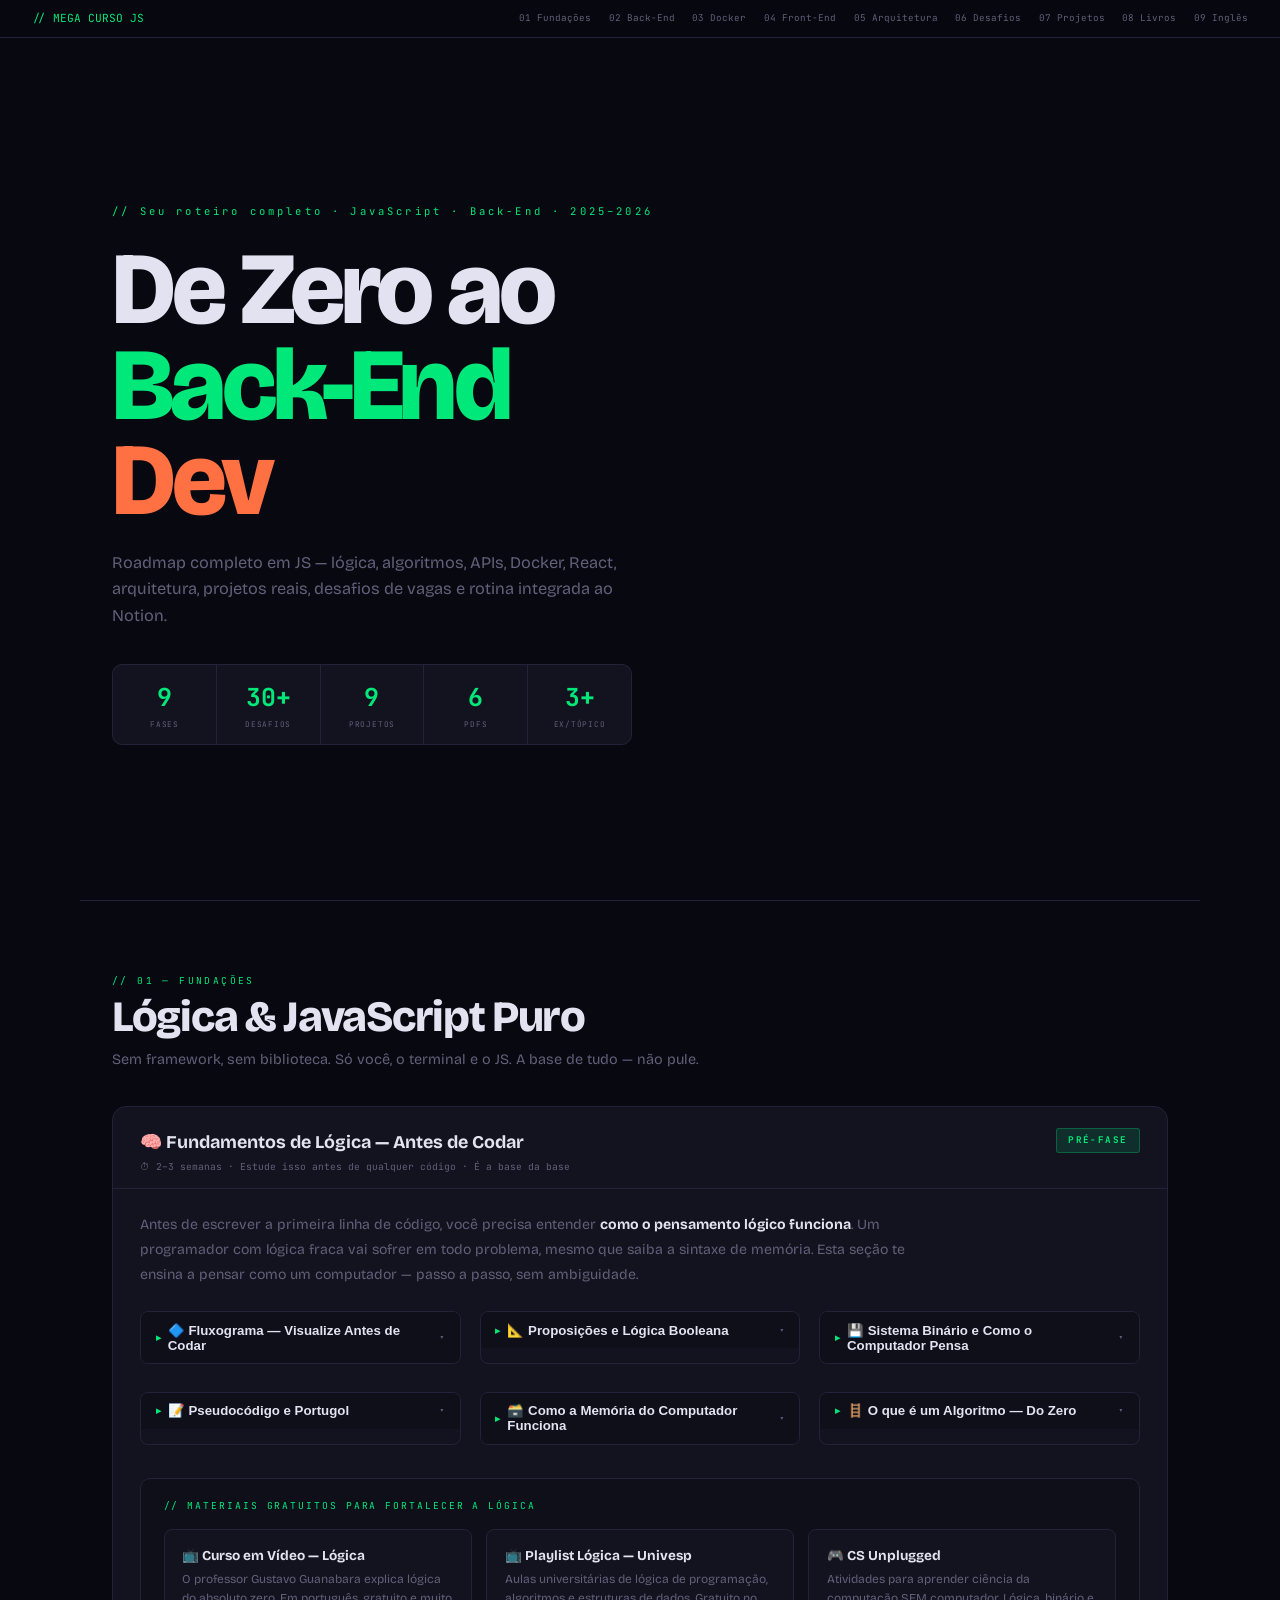
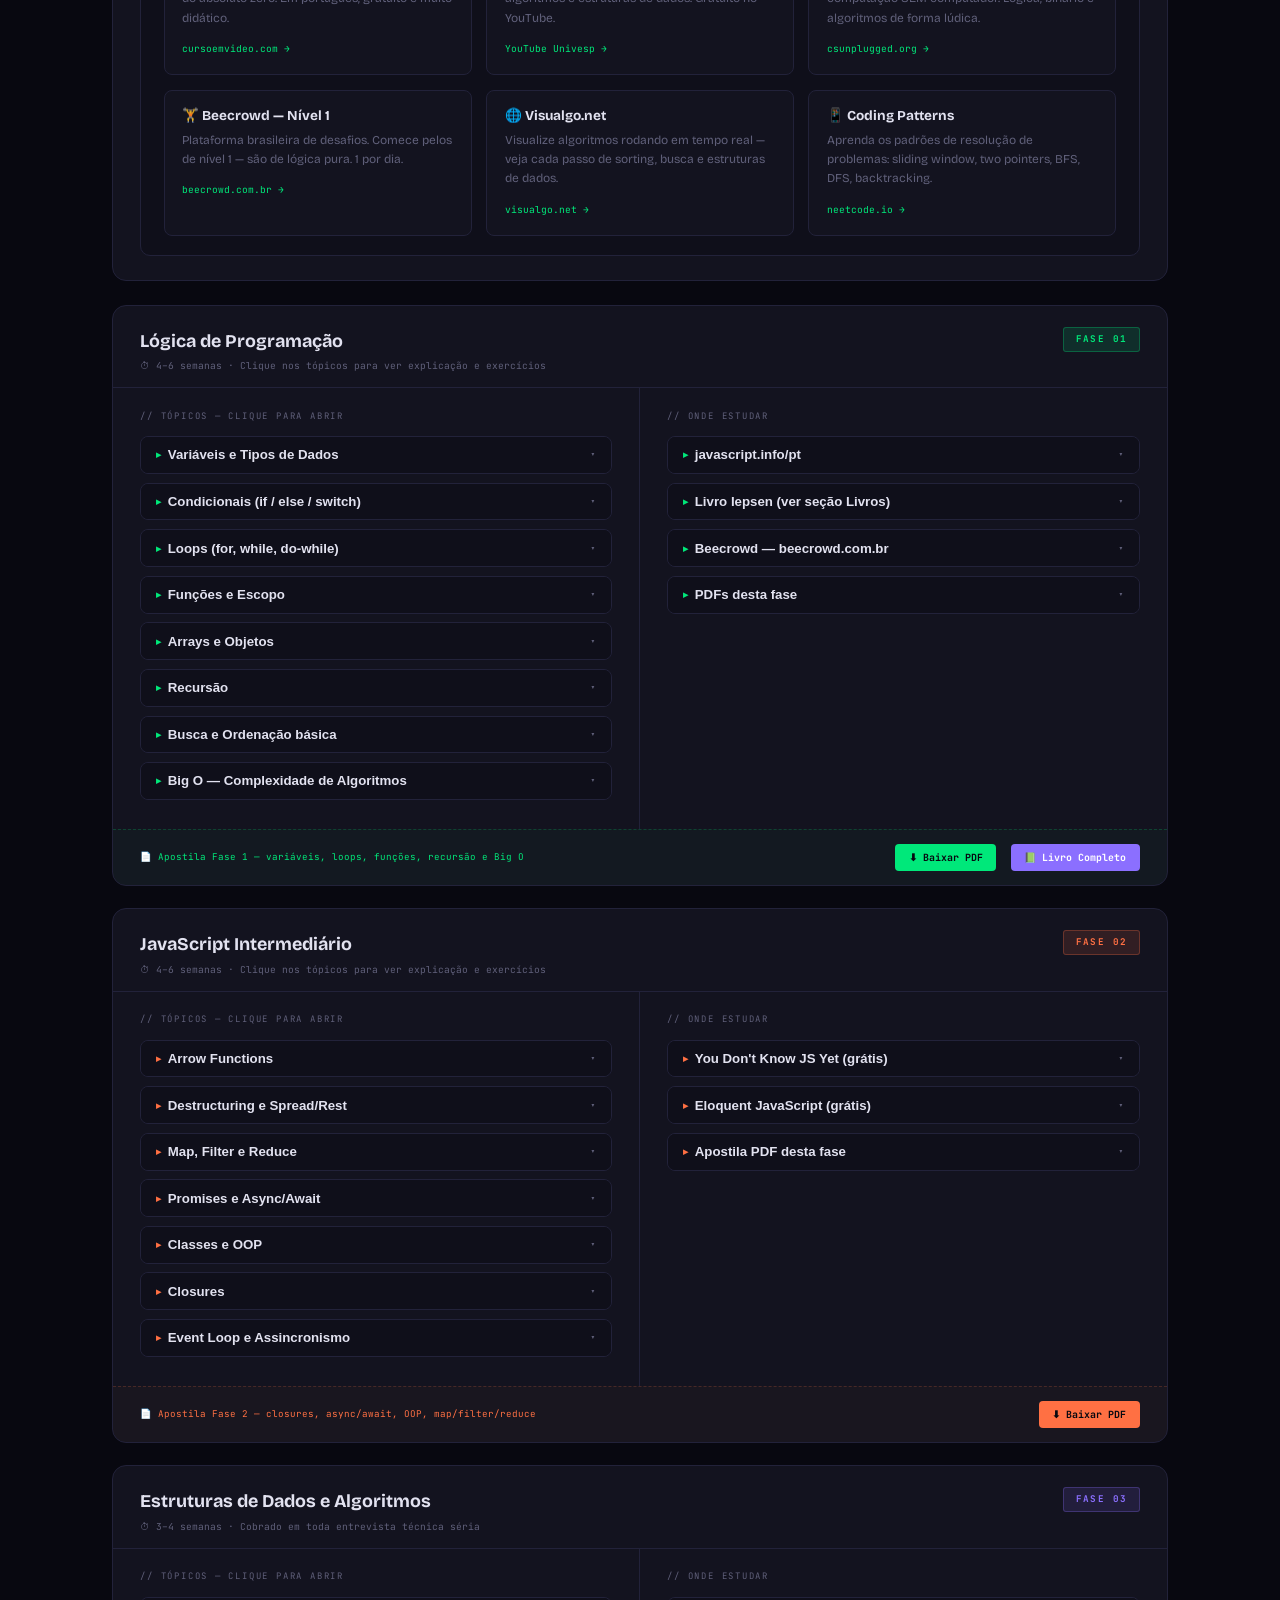
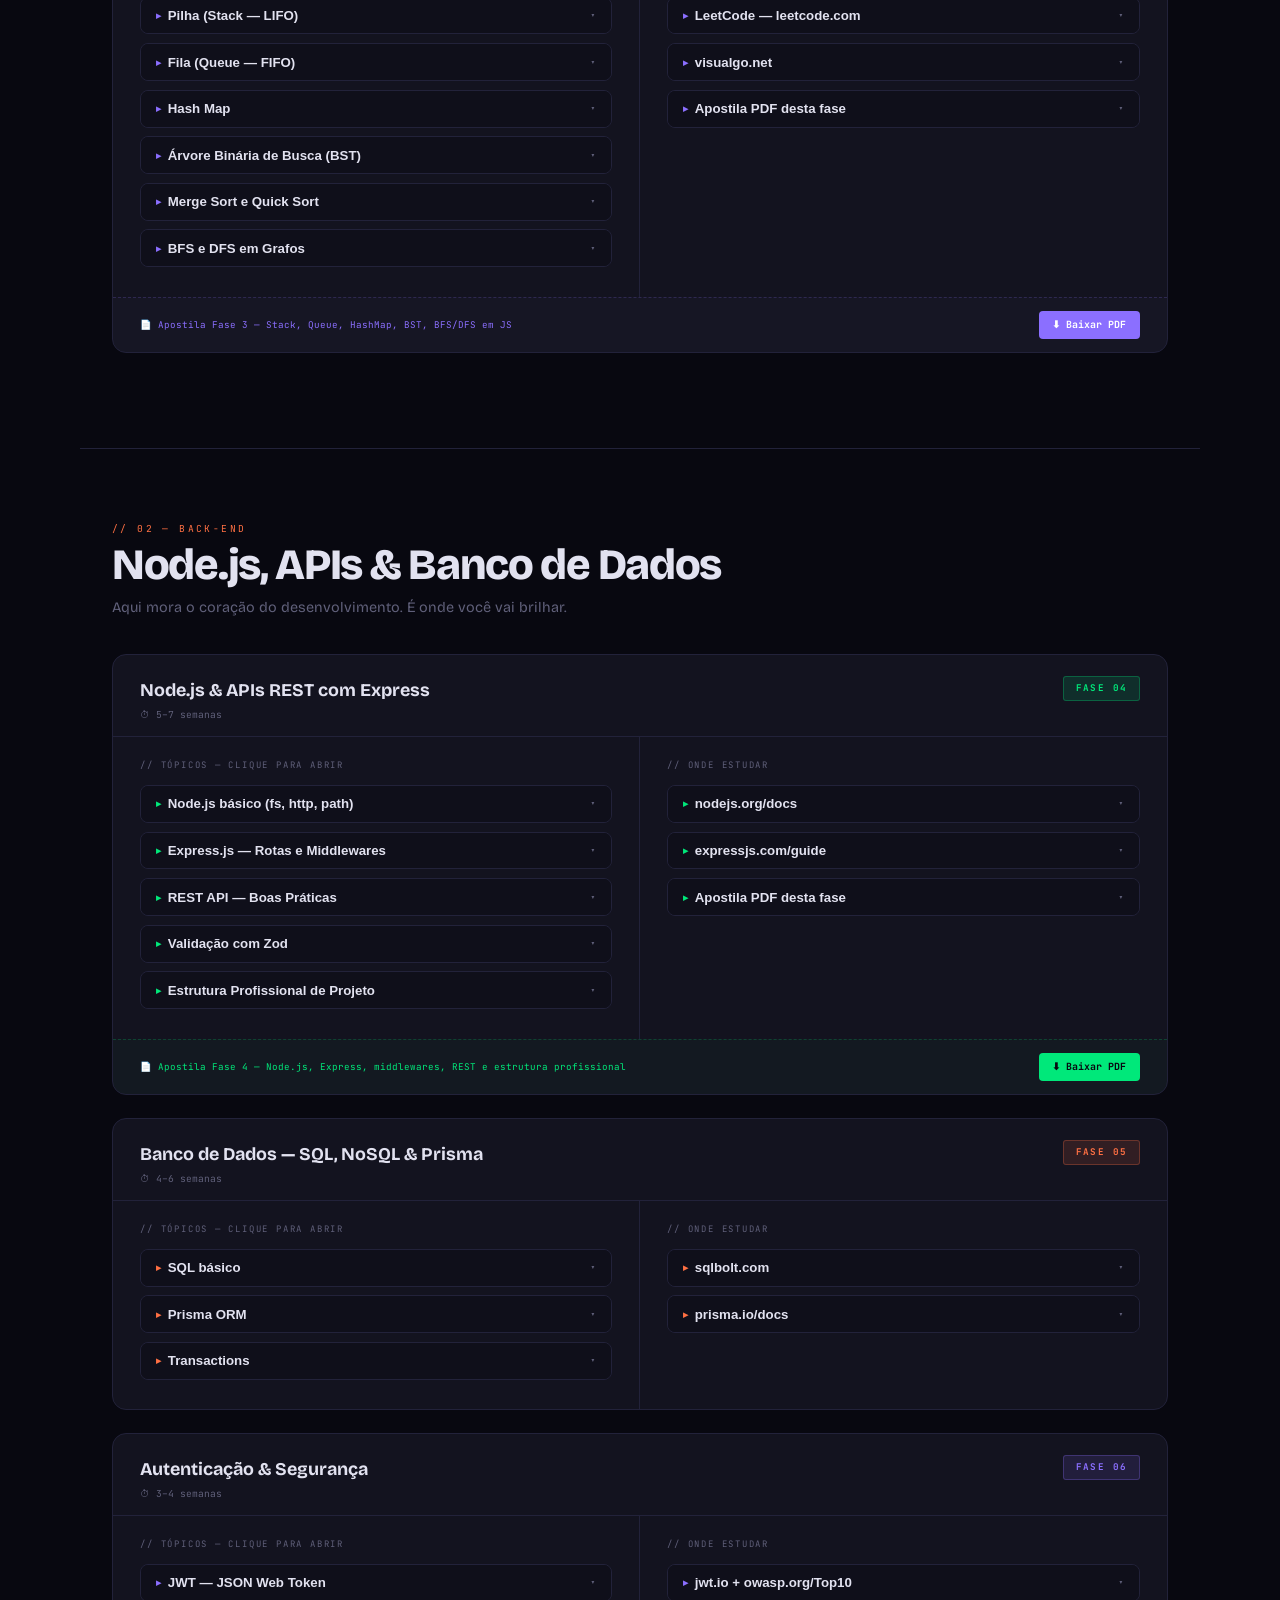
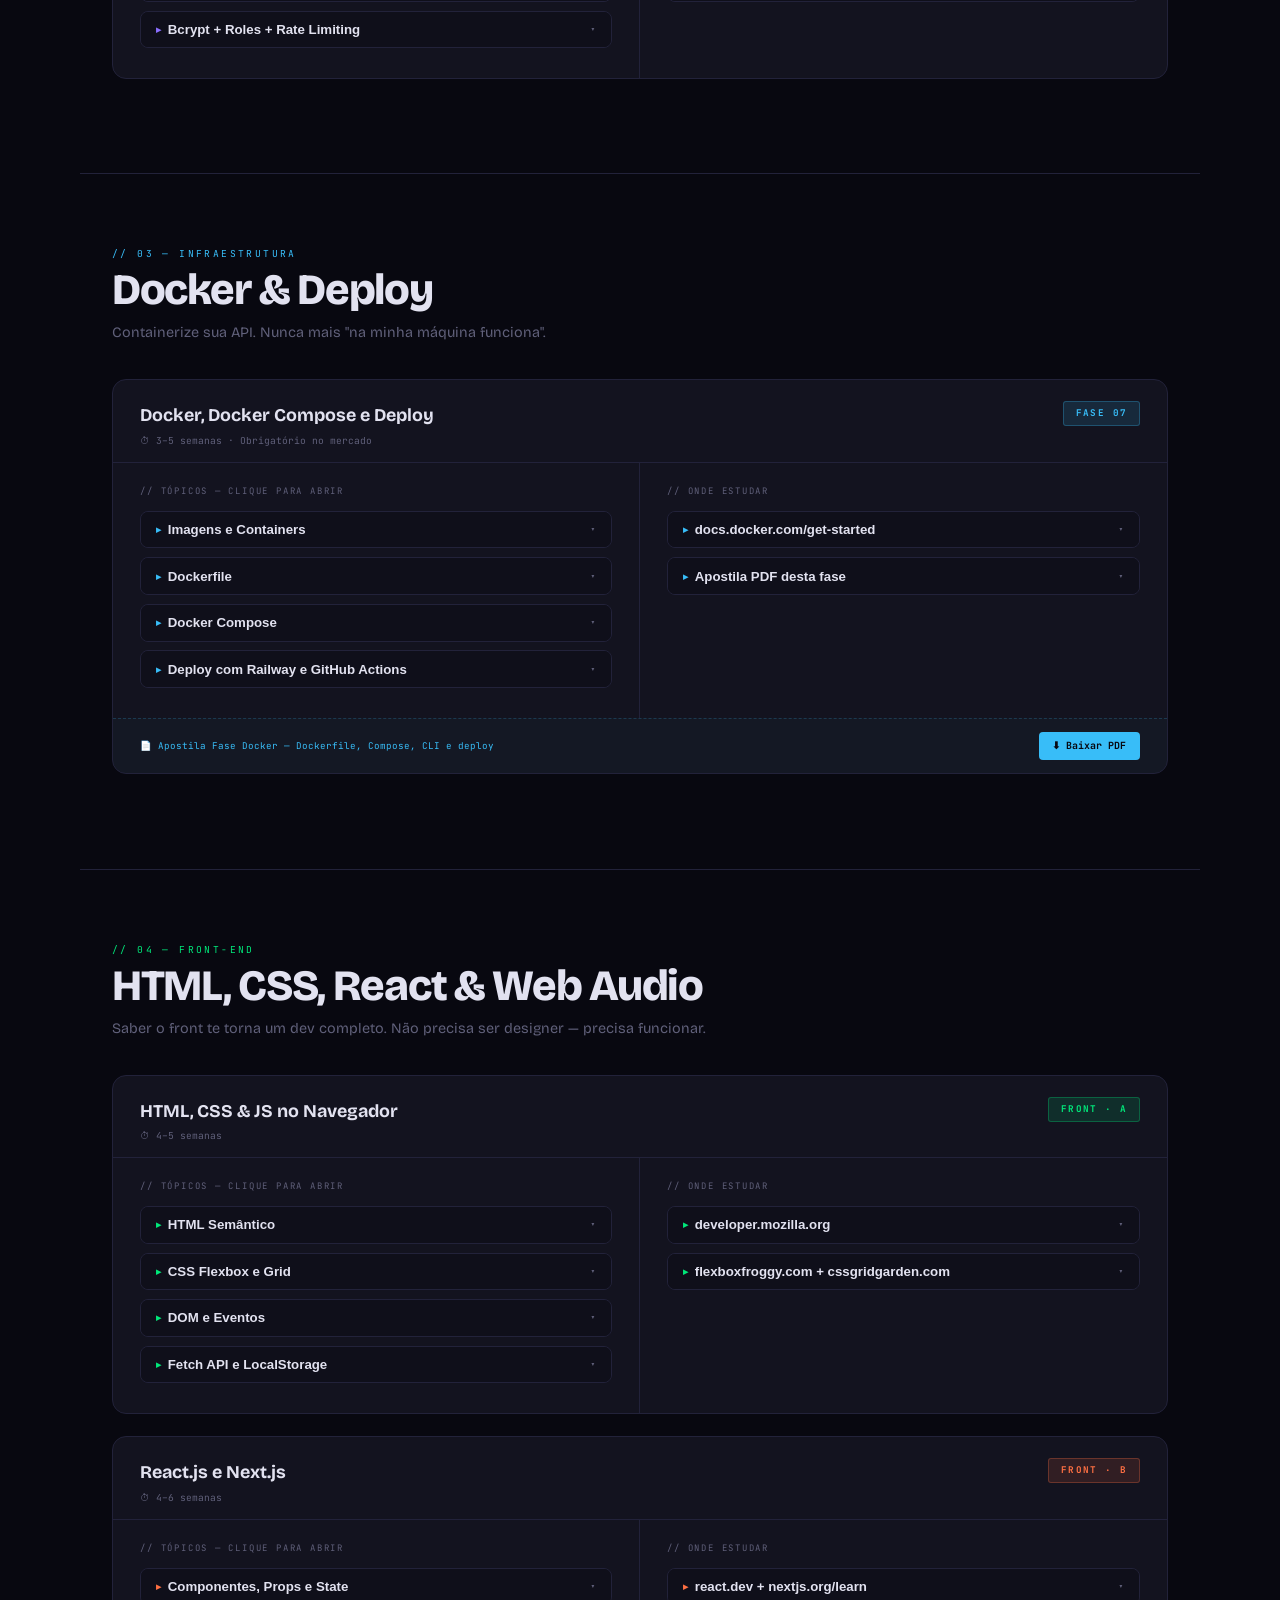
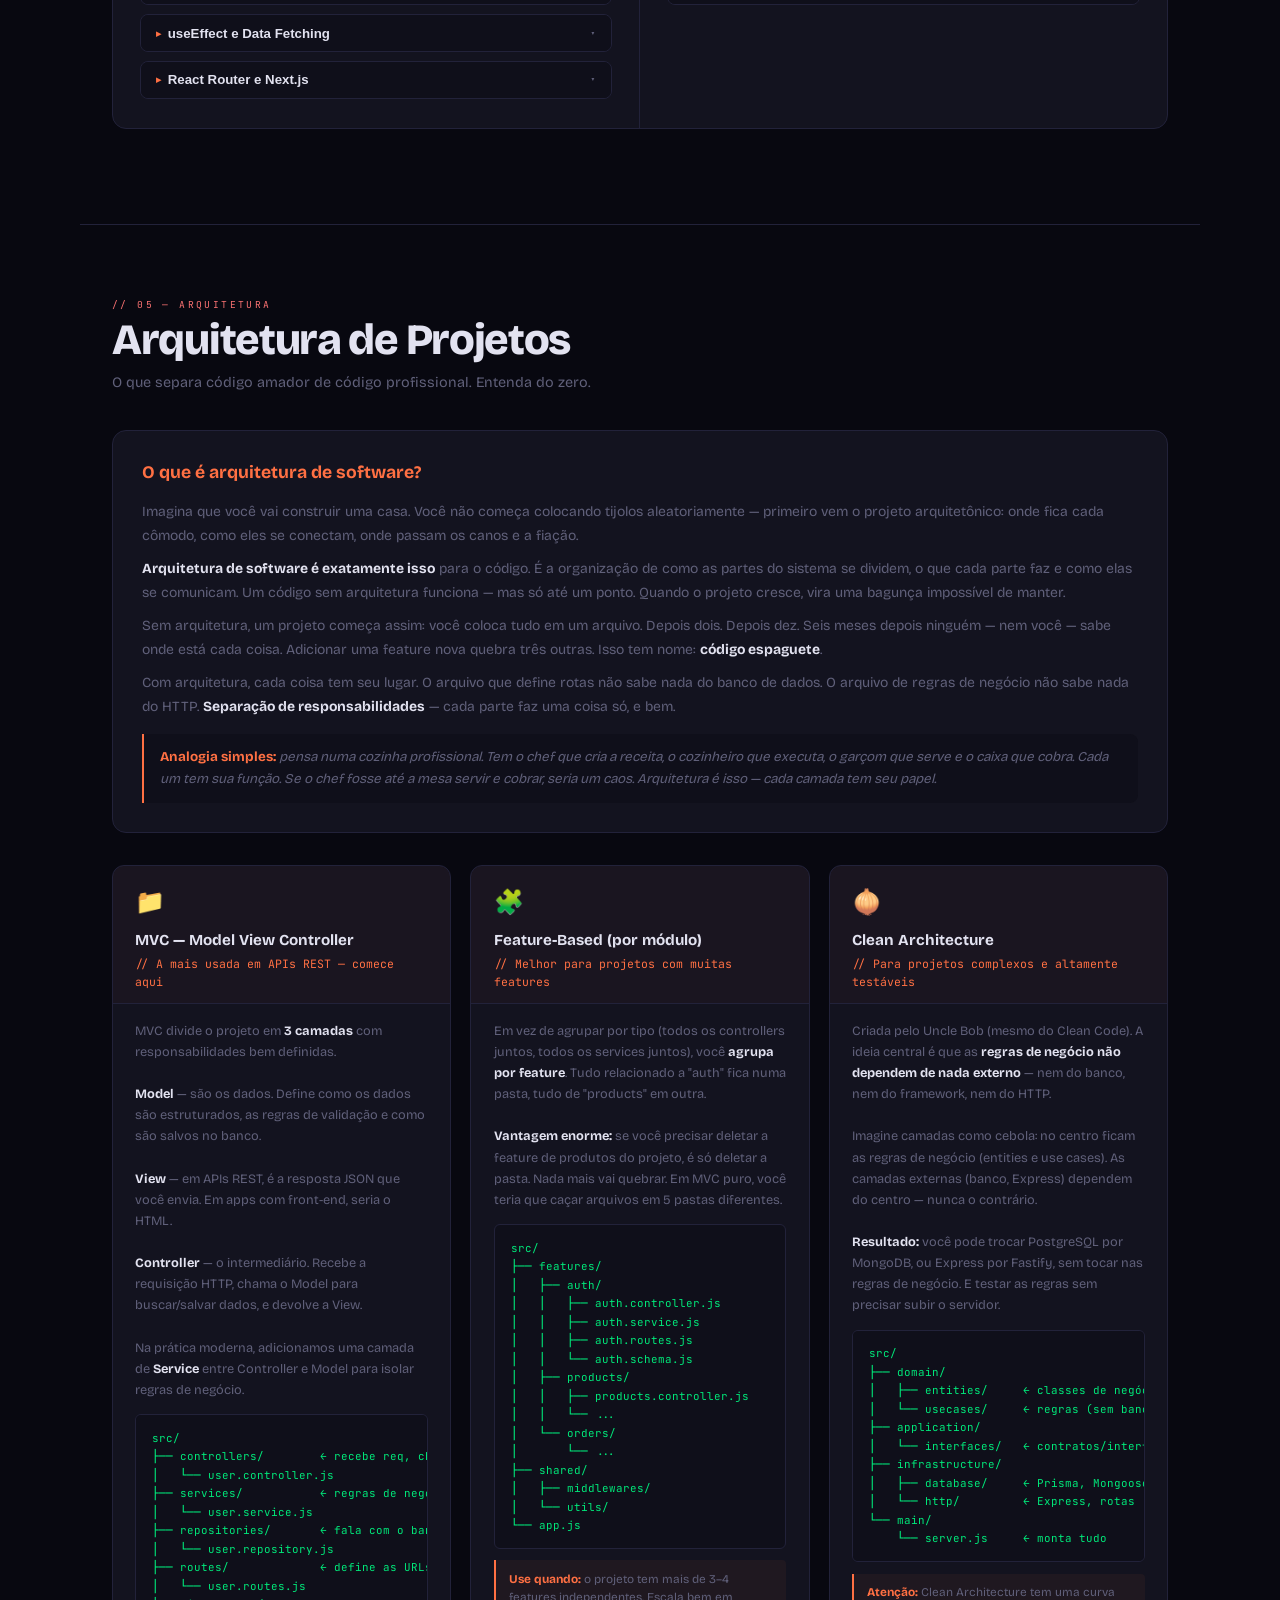
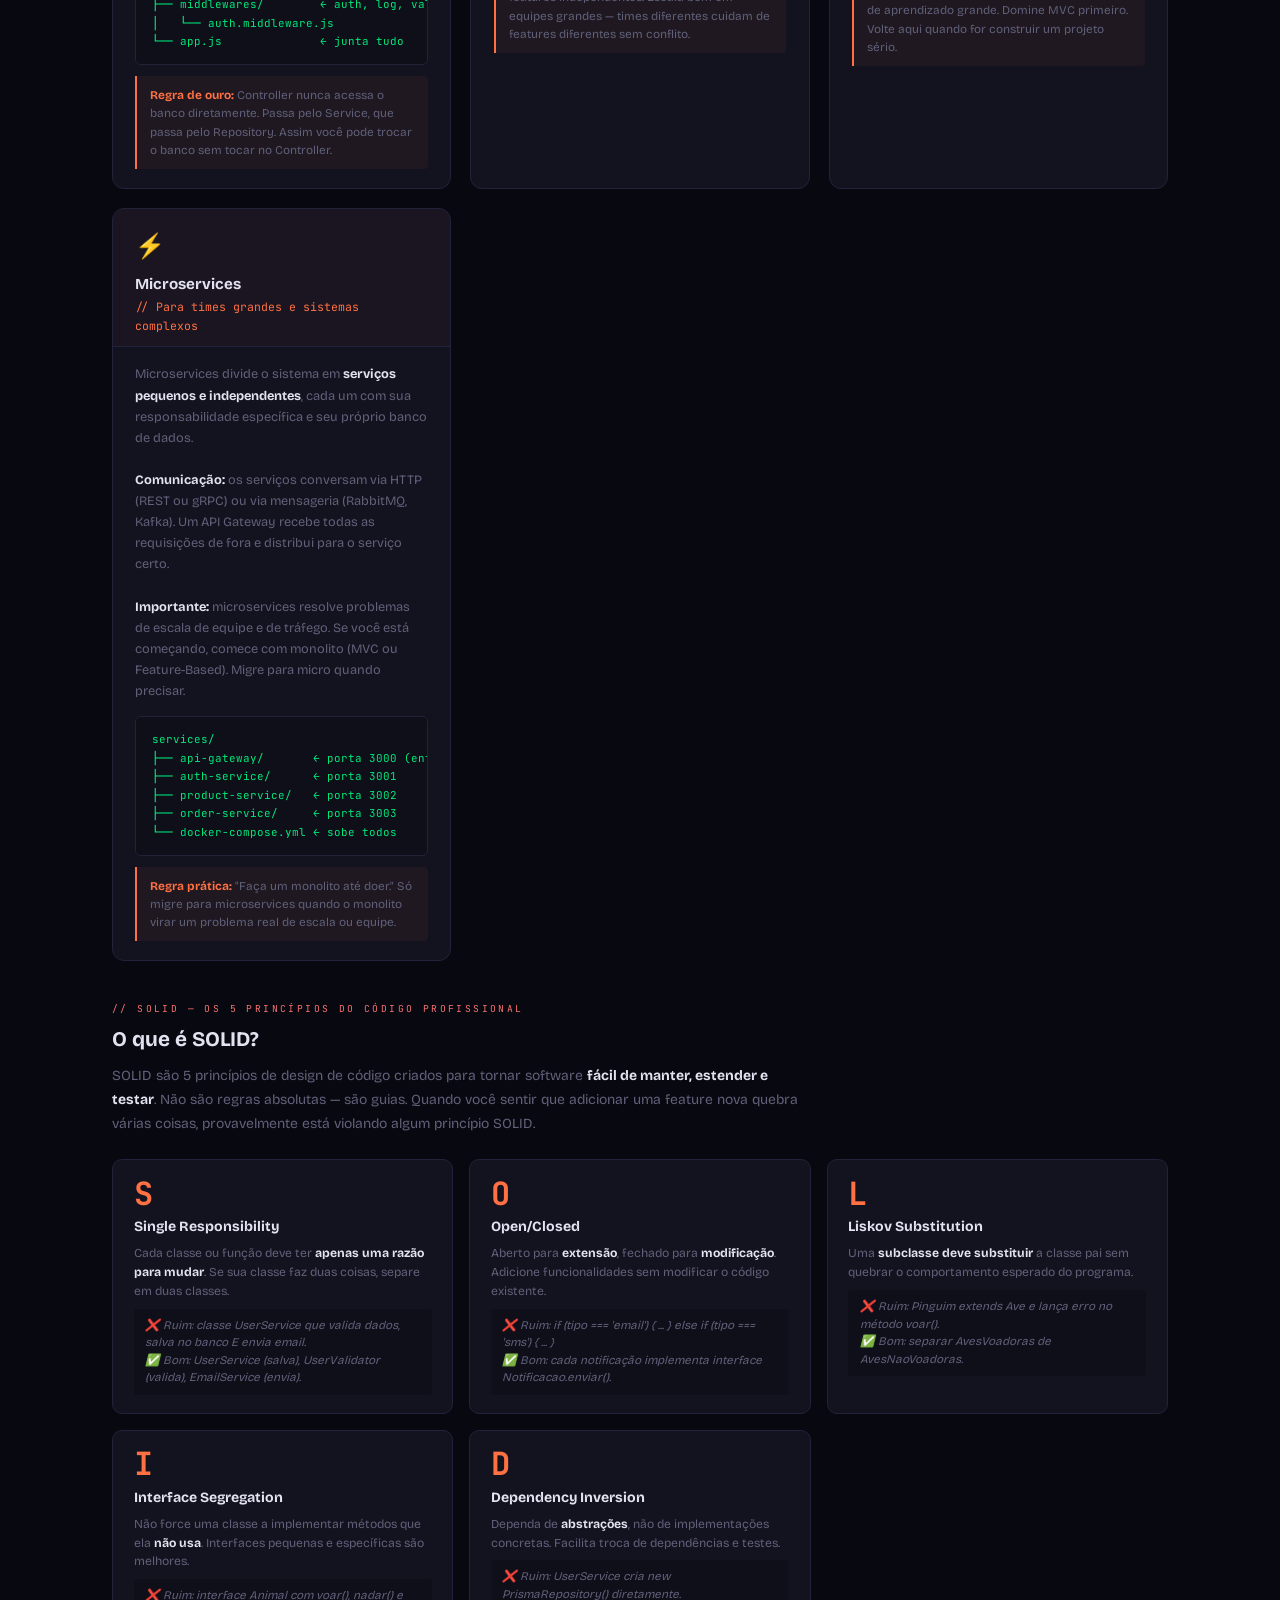
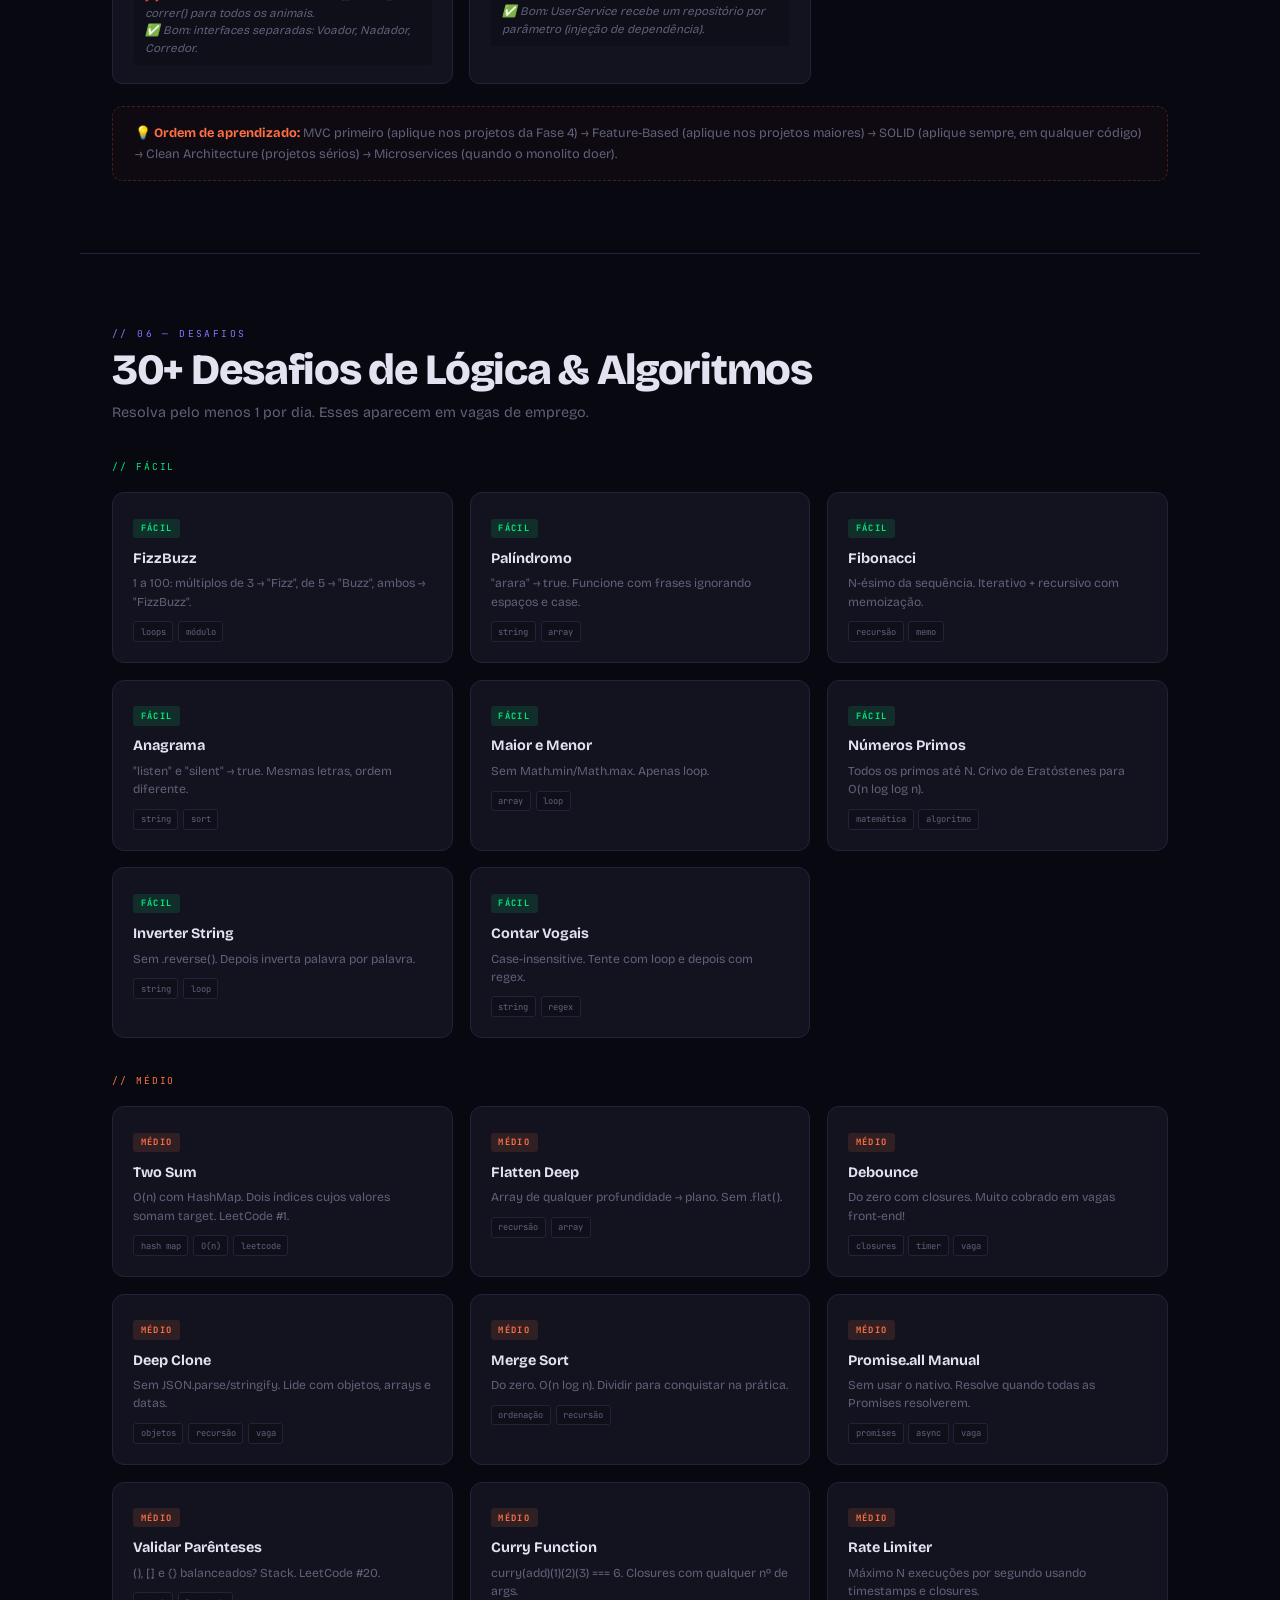
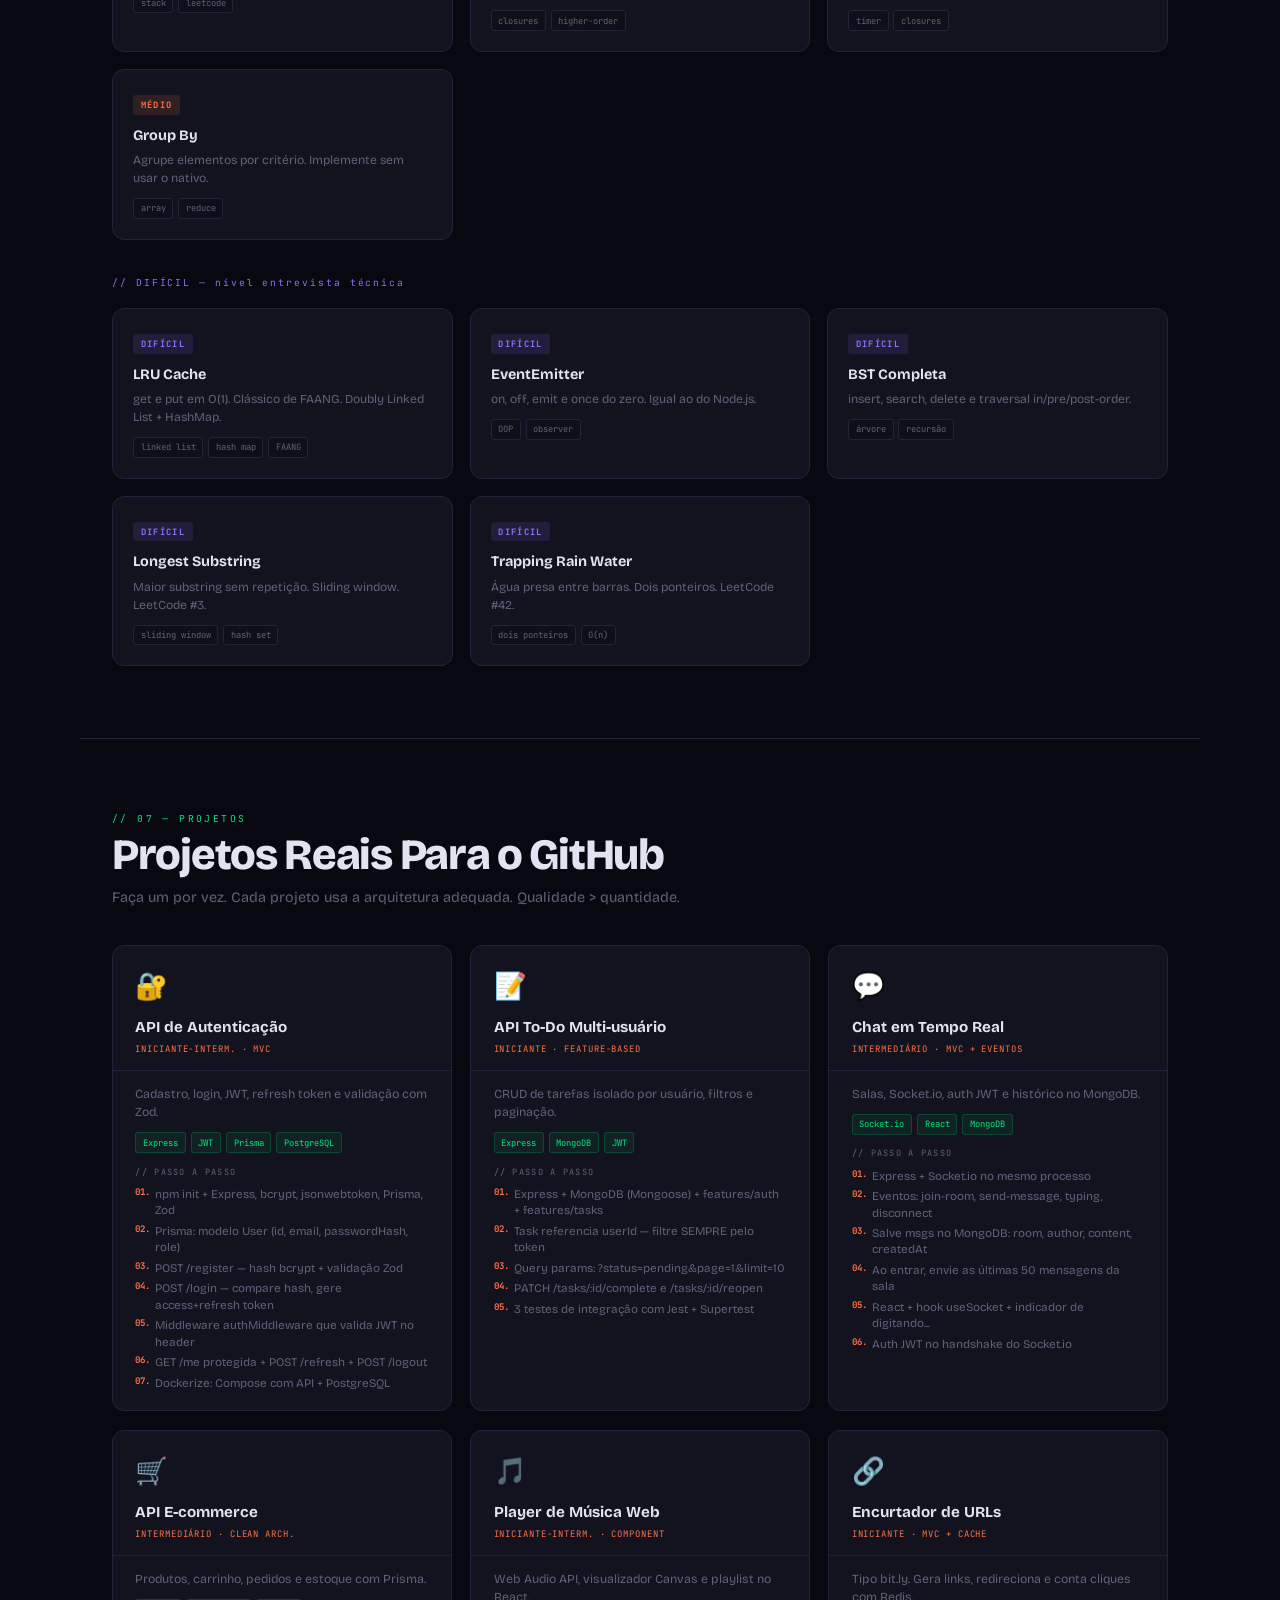
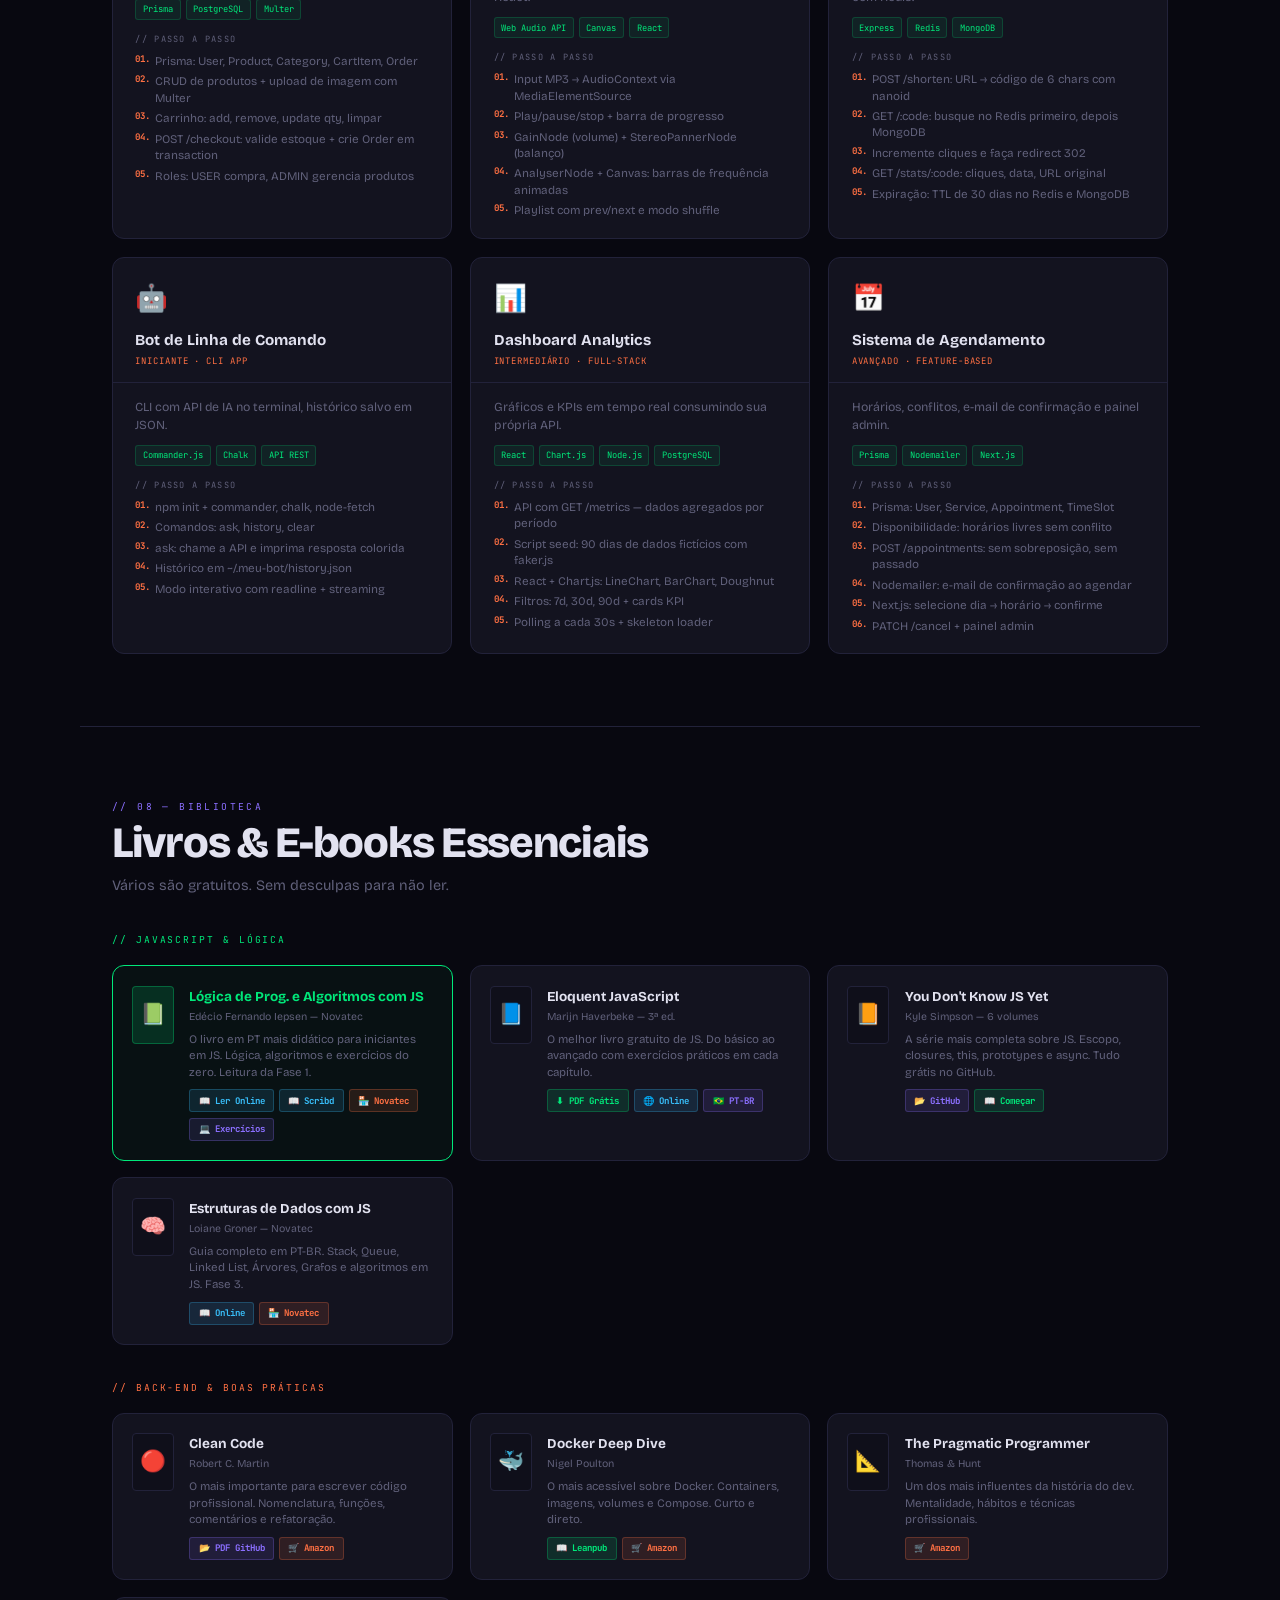
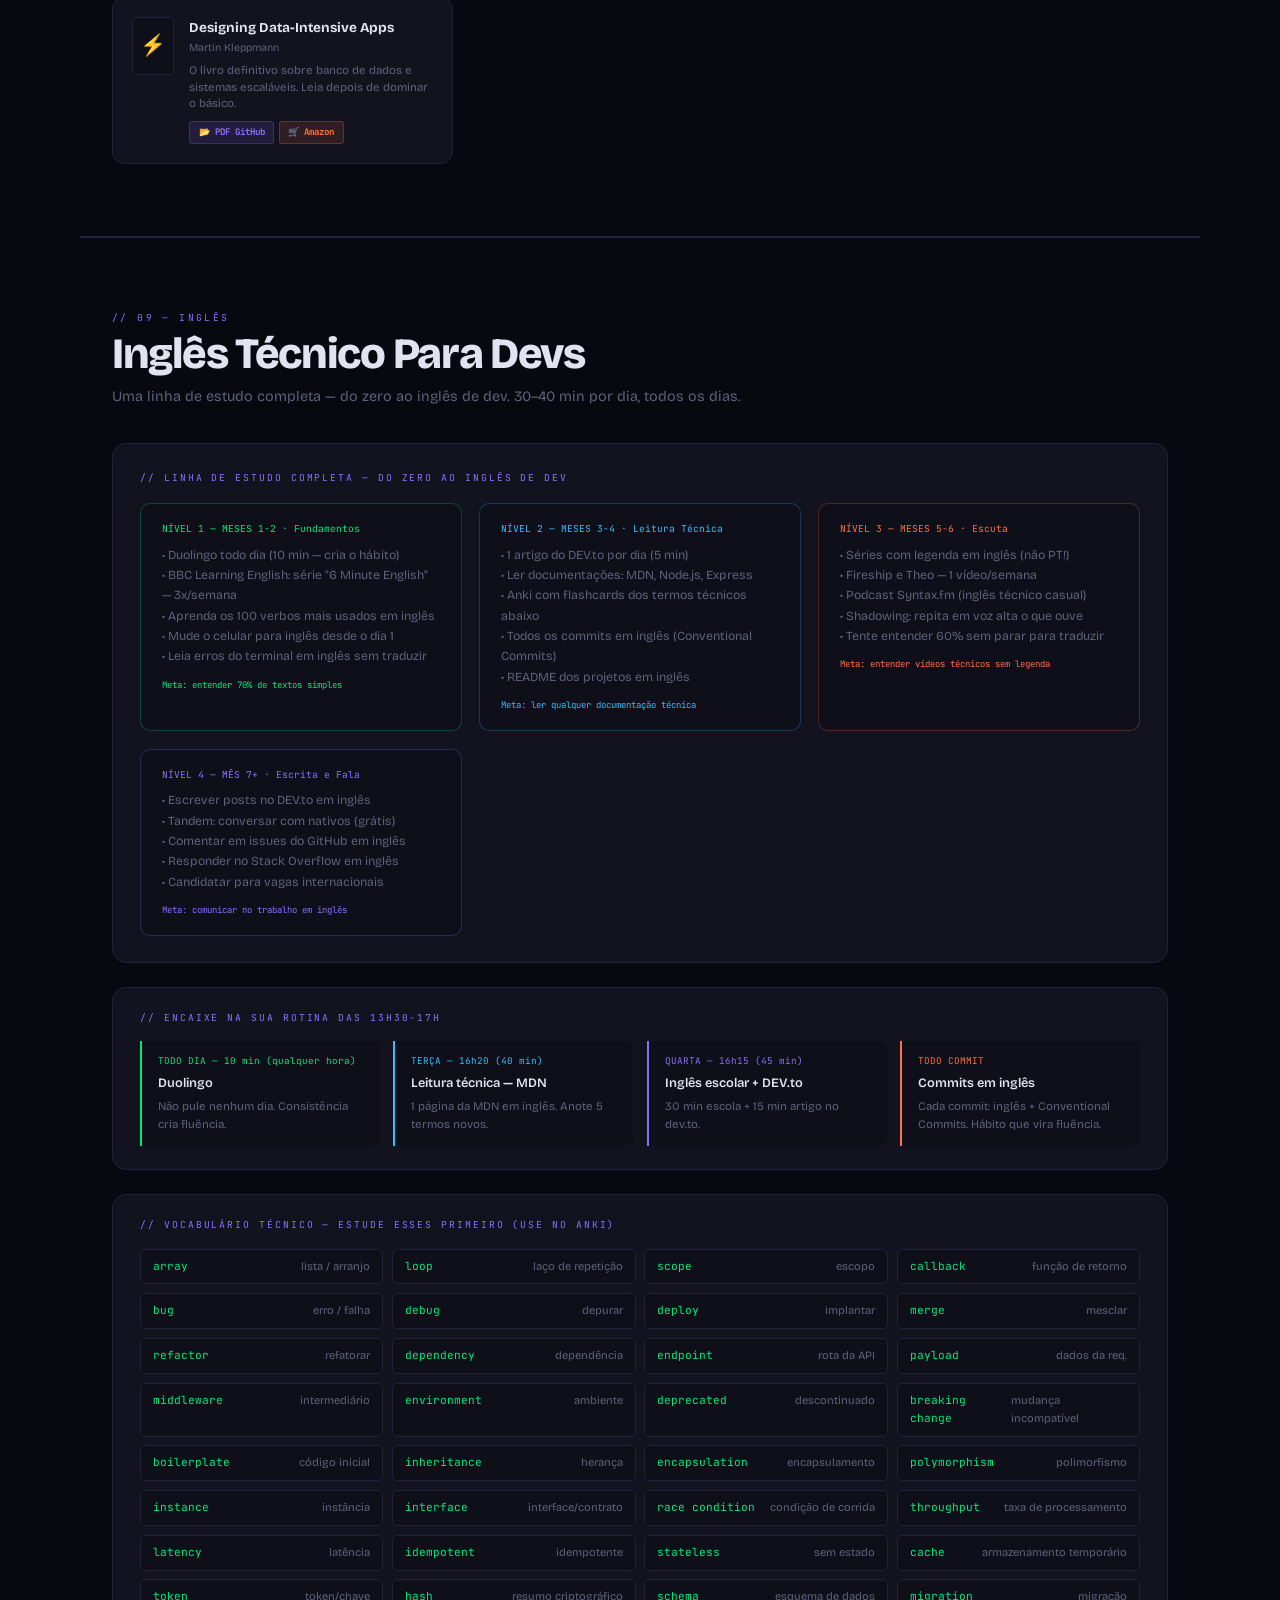
<file: Javascript-roadmap/roadmap-js-completo.html>
<!DOCTYPE html>
<html lang="pt-BR">
<head>
<meta charset="UTF-8">
<meta name="viewport" content="width=device-width,initial-scale=1.0">
<title>Mega Curso JS — Do Zero ao Dev</title>
<link href="https://fonts.googleapis.com/css2?family=JetBrains+Mono:wght@400;700&family=Bricolage+Grotesque:wght@400;600;800&display=swap" rel="stylesheet">
<style>
:root{
  --bg:#080810;--surf:#0f0f1a;--card:#13131f;
  --g:#00e87a;--o:#ff7043;--p:#8b6fff;--b:#38bdf8;--r:#f87171;
  --text:#e2e2f0;--muted:#60607a;--border:#22223a;
  --mono:'JetBrains Mono',monospace;--sans:'Bricolage Grotesque',sans-serif;
}
*{margin:0;padding:0;box-sizing:border-box}
html{scroll-behavior:smooth}
body{background:var(--bg);color:var(--text);font-family:var(--sans);line-height:1.6;overflow-x:hidden}
::-webkit-scrollbar{width:5px}::-webkit-scrollbar-track{background:var(--bg)}::-webkit-scrollbar-thumb{background:var(--border);border-radius:3px}

/* ── NAV ── */
nav{position:fixed;top:0;left:0;right:0;z-index:100;background:rgba(8,8,16,.93);backdrop-filter:blur(14px);border-bottom:1px solid var(--border);padding:.6rem 2rem;display:flex;align-items:center;gap:1.1rem;overflow-x:auto}
.nav-logo{font-family:var(--mono);font-size:.7rem;color:var(--g);white-space:nowrap;margin-right:auto}
.nl{font-family:var(--mono);font-size:.58rem;color:var(--muted);text-decoration:none;white-space:nowrap;transition:color .2s}
.nl:hover{color:var(--g)}

/* ── HERO ── */
.hero{min-height:100vh;display:flex;flex-direction:column;justify-content:center;padding:7rem 2rem 4rem;max-width:1120px;margin:0 auto}
.hero-eye{font-family:var(--mono);font-size:.66rem;color:var(--g);letter-spacing:.3em;margin-bottom:1.4rem}
.hero h1{font-size:clamp(2.8rem,8vw,6.5rem);font-weight:800;line-height:.93;letter-spacing:-.04em;margin-bottom:1.4rem}
.hero h1 em{font-style:normal;color:var(--g)}
.hero h1 .ho{color:var(--o)}
.hero-desc{font-size:1.02rem;color:var(--muted);max-width:540px;margin-bottom:2.2rem}
.stats{display:grid;grid-template-columns:repeat(5,1fr);gap:1px;background:var(--border);border:1px solid var(--border);border-radius:10px;overflow:hidden;max-width:520px}
.stat{background:var(--card);padding:.85rem;text-align:center}
.stat-n{font-family:var(--mono);font-size:1.55rem;font-weight:700;color:var(--g)}
.stat-l{font-family:var(--mono);font-size:.48rem;color:var(--muted);text-transform:uppercase;letter-spacing:.1em}

/* ── LAYOUT ── */
.wrap{max-width:1120px;margin:0 auto;padding:4.5rem 2rem}
.eye{font-family:var(--mono);font-size:.6rem;letter-spacing:.25em;text-transform:uppercase;margin-bottom:.35rem;color:var(--g)}
.eye.o{color:var(--o)}.eye.p{color:var(--p)}.eye.b{color:var(--b)}.eye.r{color:var(--r)}
.sec-title{font-size:clamp(1.7rem,4vw,2.7rem);font-weight:800;letter-spacing:-.03em;line-height:1.1;margin-bottom:.4rem}
.sec-sub{color:var(--muted);font-size:.9rem;max-width:640px;margin-bottom:2.2rem}
hr.div{border:none;height:1px;background:var(--border);max-width:1120px;margin:0 auto}

/* ── FASE ── */
.fase{background:var(--card);border:1px solid var(--border);border-radius:14px;margin-bottom:1.4rem;overflow:hidden}
.fase-head{padding:1.3rem 1.7rem .85rem;border-bottom:1px solid var(--border);display:flex;align-items:flex-start;justify-content:space-between;gap:1rem;flex-wrap:wrap}
.badge{font-family:var(--mono);font-size:.58rem;font-weight:700;letter-spacing:.15em;padding:.26rem .72rem;border-radius:3px;white-space:nowrap}
.bg-g{background:rgba(0,232,122,.13);color:var(--g);border:1px solid rgba(0,232,122,.28)}
.bg-o{background:rgba(255,112,67,.13);color:var(--o);border:1px solid rgba(255,112,67,.28)}
.bg-p{background:rgba(139,111,255,.13);color:var(--p);border:1px solid rgba(139,111,255,.28)}
.bg-b{background:rgba(56,189,248,.13);color:var(--b);border:1px solid rgba(56,189,248,.28)}
.bg-r{background:rgba(248,113,113,.13);color:var(--r);border:1px solid rgba(248,113,113,.28)}
.fase-title{font-size:1.12rem;font-weight:700}
.fase-time{font-family:var(--mono);font-size:.6rem;color:var(--muted);margin-top:.18rem}

/* ── COLS ── */
.fase-cols{display:grid;grid-template-columns:1fr 1fr;gap:0}
@media(max-width:700px){.fase-cols{grid-template-columns:1fr}}
.fase-col{padding:1.3rem 1.7rem;border-right:1px solid var(--border)}
.fase-col:last-child{border-right:none}
.col-lbl{font-family:var(--mono);font-size:.56rem;color:var(--muted);letter-spacing:.2em;text-transform:uppercase;margin-bottom:.8rem}

/* ── ACCORDION TOPIC ── */
.acc-item{margin-bottom:.55rem;border:1px solid var(--border);border-radius:8px;overflow:hidden}
.acc-btn{width:100%;background:var(--surf);border:none;cursor:pointer;padding:.65rem .9rem;display:flex;align-items:center;justify-content:space-between;gap:.6rem;text-align:left;transition:background .2s}
.acc-btn:hover{background:rgba(255,255,255,.04)}
.acc-btn.open{background:rgba(0,232,122,.06)}
.fase-o .acc-btn.open{background:rgba(255,112,67,.06)}
.fase-p .acc-btn.open{background:rgba(139,111,255,.06)}
.fase-b .acc-btn.open{background:rgba(56,189,248,.06)}
.fase-r .acc-btn.open{background:rgba(248,113,113,.06)}
.acc-name{font-size:.83rem;font-weight:700;color:var(--text);display:flex;align-items:center;gap:.45rem}
.acc-name::before{content:'▸';font-size:.6rem;flex-shrink:0;transition:transform .25s}
.acc-btn.open .acc-name::before{transform:rotate(90deg)}
.fase-g .acc-name::before{color:var(--g)}
.fase-o .acc-name::before{color:var(--o)}
.fase-p .acc-name::before{color:var(--p)}
.fase-b .acc-name::before{color:var(--b)}
.fase-r .acc-name::before{color:var(--r)}
.acc-arrow{font-family:var(--mono);font-size:.6rem;color:var(--muted);flex-shrink:0;transition:transform .25s}
.acc-btn.open .acc-arrow{transform:rotate(180deg)}
.acc-body{display:none;padding:.7rem .9rem .9rem;background:var(--card);border-top:1px solid var(--border)}
.acc-body.open{display:block}
.acc-body p.acc-explain{font-size:.8rem;color:var(--text);line-height:1.6;margin-bottom:.7rem;padding:.6rem .8rem;background:var(--surf);border-left:2px solid var(--g);border-radius:0 4px 4px 0}
.fase-o .acc-body p.acc-explain{border-color:var(--o)}
.fase-p .acc-body p.acc-explain{border-color:var(--p)}
.fase-b .acc-body p.acc-explain{border-color:var(--b)}
.fase-r .acc-body p.acc-explain{border-color:var(--r)}
.exs-lbl{font-family:var(--mono);font-size:.55rem;color:var(--muted);letter-spacing:.15em;text-transform:uppercase;margin-bottom:.45rem}
.exs{display:flex;flex-direction:column;gap:.28rem}
.ex{font-size:.76rem;color:var(--muted);line-height:1.5;padding-left:1.3rem;position:relative}
.ex::before{content:attr(data-n);position:absolute;left:0;font-family:var(--mono);font-size:.6rem;color:var(--o);font-weight:700}

/* ── PDF STRIP ── */
.pdf-strip{display:flex;align-items:center;gap:.9rem;flex-wrap:wrap;padding:.85rem 1.7rem;border-top:1px dashed rgba(0,232,122,.2);background:rgba(0,232,122,.025)}
.pdf-strip.o{border-color:rgba(255,112,67,.2);background:rgba(255,112,67,.025)}
.pdf-strip.p{border-color:rgba(139,111,255,.2);background:rgba(139,111,255,.025)}
.pdf-strip.b{border-color:rgba(56,189,248,.2);background:rgba(56,189,248,.025)}
.pdf-lbl{font-family:var(--mono);font-size:.58rem;color:var(--g);flex:1;min-width:180px}
.pdf-strip.o .pdf-lbl{color:var(--o)}.pdf-strip.p .pdf-lbl{color:var(--p)}.pdf-strip.b .pdf-lbl{color:var(--b)}
.pdf-btn{font-family:var(--mono);font-size:.62rem;font-weight:700;padding:.36rem .85rem;border-radius:4px;text-decoration:none;background:var(--g);color:var(--bg);transition:opacity .2s;white-space:nowrap}
.pdf-btn:hover{opacity:.8}
.pdf-strip.o .pdf-btn{background:var(--o)}
.pdf-strip.p .pdf-btn{background:var(--p);color:#fff}
.pdf-strip.b .pdf-btn{background:var(--b);color:var(--bg)}
.pdf-btn.purple{background:var(--p);color:#fff}

/* ── ARQUITETURA ── */
.arch-intro{background:var(--card);border:1px solid var(--border);border-radius:14px;padding:1.8rem;margin-bottom:2rem}
.arch-intro h3{font-size:1.1rem;font-weight:700;margin-bottom:.8rem;color:var(--o)}
.arch-intro p{font-size:.87rem;color:var(--muted);line-height:1.7;margin-bottom:.6rem}
.arch-intro p strong{color:var(--text)}
.arch-analogy{background:var(--surf);border-left:2px solid var(--o);border-radius:0 8px 8px 0;padding:.8rem 1rem;margin-top:1rem;font-size:.84rem;color:var(--muted);line-height:1.6;font-style:italic}
.arch-analogy strong{color:var(--o);font-style:normal}

.arch-grid{display:grid;grid-template-columns:repeat(auto-fill,minmax(320px,1fr));gap:1.2rem}
.arch-card{background:var(--card);border:1px solid var(--border);border-radius:12px;overflow:hidden;transition:border-color .2s}
.arch-card:hover{border-color:var(--o)}
.arch-head{padding:1.1rem 1.4rem .7rem;border-bottom:1px solid var(--border);background:rgba(255,112,67,.03)}
.arch-icon{font-size:1.5rem;margin-bottom:.4rem}
.arch-card h3{font-size:.95rem;font-weight:700;margin-bottom:.15rem}
.arch-card .arch-sub{font-size:.72rem;color:var(--o);font-family:var(--mono)}
.arch-body{padding:1rem 1.4rem 1.2rem}
.arch-explain{font-size:.8rem;color:var(--muted);line-height:1.65;margin-bottom:.9rem}
.arch-explain strong{color:var(--text)}
.arch-body pre{font-family:var(--mono);font-size:.68rem;color:var(--g);line-height:1.7;background:var(--surf);border:1px solid var(--border);border-radius:6px;padding:.85rem 1rem;overflow-x:auto;white-space:pre}
.arch-tip{font-size:.74rem;color:var(--muted);margin-top:.7rem;line-height:1.55;padding:.6rem .8rem;background:rgba(255,112,67,.05);border-left:2px solid var(--o);border-radius:0 4px 4px 0}
.arch-tip strong{color:var(--o)}

/* ── SOLID ── */
.solid-grid{display:grid;grid-template-columns:repeat(auto-fill,minmax(260px,1fr));gap:1rem;margin-top:1.5rem}
.solid-card{background:var(--card);border:1px solid var(--border);border-radius:10px;padding:1.1rem 1.3rem}
.solid-letter{font-family:var(--mono);font-size:2rem;font-weight:700;color:var(--o);line-height:1;margin-bottom:.4rem}
.solid-card h4{font-size:.88rem;font-weight:700;margin-bottom:.35rem}
.solid-card p{font-size:.76rem;color:var(--muted);line-height:1.55;margin-bottom:.5rem}
.solid-ex{font-size:.73rem;color:var(--muted);font-style:italic;padding:.5rem .7rem;background:var(--surf);border-radius:4px;line-height:1.5}

/* ── CHALLENGES ── */
.ch-grid{display:grid;grid-template-columns:repeat(auto-fill,minmax(280px,1fr));gap:1.05rem}
.ch-card{background:var(--card);border:1px solid var(--border);border-radius:12px;padding:1.25rem;transition:transform .2s,border-color .2s}
.ch-card:hover{transform:translateY(-2px);border-color:var(--p)}
.lv{font-family:var(--mono);font-size:.55rem;font-weight:700;letter-spacing:.15em;padding:.17rem .48rem;border-radius:3px;margin-bottom:.55rem;display:inline-block}
.lv-e{background:rgba(0,232,122,.12);color:var(--g)}
.lv-m{background:rgba(255,112,67,.12);color:var(--o)}
.lv-h{background:rgba(139,111,255,.12);color:var(--p)}
.ch-card h3{font-size:.9rem;font-weight:700;margin-bottom:.28rem}
.ch-card p{font-size:.76rem;color:var(--muted);margin-bottom:.65rem;line-height:1.5}
.tags{display:flex;flex-wrap:wrap;gap:.28rem}
.tag{font-family:var(--mono);font-size:.55rem;background:var(--surf);border:1px solid var(--border);padding:.15rem .42rem;border-radius:3px;color:var(--muted)}

/* ── PROJETOS ── */
.proj-grid{display:grid;grid-template-columns:repeat(auto-fill,minmax(310px,1fr));gap:1.15rem}
.proj-card{background:var(--card);border:1px solid var(--border);border-radius:12px;overflow:hidden;transition:transform .2s}
.proj-card:hover{transform:translateY(-2px)}
.proj-top{padding:1.2rem 1.4rem .85rem;border-bottom:1px solid var(--border)}
.proj-icon{font-size:1.65rem;margin-bottom:.5rem}
.proj-card h3{font-size:.95rem;font-weight:700;margin-bottom:.15rem}
.proj-lvl{font-family:var(--mono);font-size:.56rem;color:var(--o);text-transform:uppercase;letter-spacing:.1em}
.proj-bot{padding:.9rem 1.4rem 1.2rem}
.proj-bot p{font-size:.77rem;color:var(--muted);margin-bottom:.65rem;line-height:1.5}
.tech-row{display:flex;flex-wrap:wrap;gap:.3rem;margin-bottom:.8rem}
.tech{font-family:var(--mono);font-size:.55rem;background:rgba(0,232,122,.07);border:1px solid rgba(0,232,122,.18);color:var(--g);padding:.15rem .42rem;border-radius:3px}
.steps-lbl{font-family:var(--mono);font-size:.54rem;color:var(--muted);letter-spacing:.15em;text-transform:uppercase;margin-bottom:.4rem}
.steps{list-style:none;display:flex;flex-direction:column;gap:.26rem}
.steps li{font-size:.73rem;color:var(--muted);padding-left:1.25rem;position:relative;line-height:1.4}
.steps li::before{content:attr(data-n);position:absolute;left:0;font-family:var(--mono);font-size:.57rem;color:var(--o);font-weight:700}

/* ── LIVROS ── */
.books-grid{display:grid;grid-template-columns:repeat(auto-fill,minmax(290px,1fr));gap:1.05rem}
.book-card{background:var(--card);border:1px solid var(--border);border-radius:12px;padding:1.2rem;display:flex;gap:.95rem;align-items:flex-start;transition:border-color .2s}
.book-card:hover{border-color:var(--p)}
.book-card.feat{border-color:var(--g);background:rgba(0,232,122,.035)}
.spine{width:42px;height:58px;border-radius:4px;display:flex;align-items:center;justify-content:center;font-size:1.3rem;flex-shrink:0;background:var(--surf);border:1px solid var(--border)}
.spine.g{background:rgba(0,232,122,.14);border-color:rgba(0,232,122,.3)}
.binfo h4{font-size:.85rem;font-weight:700;margin-bottom:.1rem}
.bauthor{font-size:.66rem;color:var(--muted);margin-bottom:.3rem}
.bdesc{font-size:.72rem;color:var(--muted);line-height:1.45;margin-bottom:.55rem}
.blinks{display:flex;gap:.32rem;flex-wrap:wrap}
.bl{font-family:var(--mono);font-size:.57rem;font-weight:700;padding:.2rem .52rem;border-radius:3px;text-decoration:none;transition:opacity .2s}
.bl:hover{opacity:.75}
.bl.free{background:rgba(0,232,122,.12);color:var(--g);border:1px solid rgba(0,232,122,.25)}
.bl.paid{background:rgba(255,112,67,.12);color:var(--o);border:1px solid rgba(255,112,67,.25)}
.bl.gh{background:rgba(139,111,255,.12);color:var(--p);border:1px solid rgba(139,111,255,.25)}
.bl.rd{background:rgba(56,189,248,.12);color:var(--b);border:1px solid rgba(56,189,248,.25)}

/* ── ROTINA ── */
.rotina-grid{display:grid;grid-template-columns:repeat(auto-fill,minmax(270px,1fr));gap:1.05rem}
.dia-card{background:var(--card);border:1px solid var(--border);border-radius:12px;overflow:hidden}
.dia-head{padding:.65rem 1.05rem;border-bottom:1px solid var(--border);display:flex;align-items:center;justify-content:space-between}
.dia-name{font-family:var(--mono);font-size:.66rem;font-weight:700;letter-spacing:.1em;text-transform:uppercase}
.dia-sub{font-size:.66rem;color:var(--muted)}
.slot{padding:.45rem 1.05rem;display:flex;gap:.7rem;align-items:flex-start;border-bottom:1px solid var(--border)}
.slot:last-child{border-bottom:none}
.slot.prog{border-left:2px solid var(--g)}
.slot.escola{border-left:2px solid var(--b)}
.slot.plan{border-left:2px solid var(--muted)}
.slot-time{font-family:var(--mono);font-size:.56rem;color:var(--muted);white-space:nowrap;min-width:2.8rem;padding-top:.12rem}
.slot-ico{font-size:.8rem;flex-shrink:0}
.slot-title{font-size:.76rem;font-weight:600;margin-bottom:.05rem}
.slot-desc{font-size:.67rem;color:var(--muted);line-height:1.4}
.ics-box{margin-top:1.6rem;background:rgba(0,232,122,.035);border:1px dashed rgba(0,232,122,.28);border-radius:10px;padding:1.15rem 1.4rem;display:flex;align-items:center;gap:1.2rem;flex-wrap:wrap}
.ics-box p{font-size:.81rem;color:var(--muted);flex:1;min-width:200px;line-height:1.55}
.ics-box strong{color:var(--g)}

/* ── INFO BOX ── */
.ibox{border-radius:10px;padding:1rem 1.35rem;font-size:.8rem;color:var(--muted);margin-top:1.4rem;line-height:1.6;border:1px dashed rgba(0,232,122,.22);background:rgba(0,232,122,.03)}
.ibox.o{border-color:rgba(255,112,67,.22);background:rgba(255,112,67,.03)}
.ibox.b{border-color:rgba(56,189,248,.22);background:rgba(56,189,248,.03)}
.ibox strong{color:var(--g)}.ibox.o strong{color:var(--o)}.ibox.b strong{color:var(--b)}

/* ── INGLÊS ── */
.ing-grid{display:grid;grid-template-columns:repeat(auto-fill,minmax(250px,1fr));gap:.95rem;margin-top:1.65rem}
.ing-card{background:var(--card);border:1px solid var(--border);border-radius:10px;padding:1rem 1.2rem}
.ing-card h4{font-size:.84rem;font-weight:700;margin-bottom:.22rem}
.ing-card p{font-size:.72rem;color:var(--muted);line-height:1.45;margin-bottom:.45rem}

/* ── MENTAL ── */
.mental-grid{display:grid;grid-template-columns:repeat(auto-fill,minmax(228px,1fr));gap:.95rem}
.mental-card{background:var(--card);border:1px solid var(--border);border-radius:10px;padding:1.2rem}
.mental-n{font-family:var(--mono);font-size:.56rem;color:var(--g);letter-spacing:.14em;margin-bottom:.4rem}
.mental-card h4{font-size:.9rem;font-weight:700;margin-bottom:.28rem}
.mental-card p{font-size:.74rem;color:var(--muted);line-height:1.5}

/* ── SUBLABEL ── */
.slbl{font-family:var(--mono);font-size:.6rem;letter-spacing:.2em;margin:2.2rem 0 1.1rem}

/* ── RES ── */
.res-grid{display:grid;grid-template-columns:repeat(auto-fill,minmax(255px,1fr));gap:.95rem}
.res-card{background:var(--card);border:1px solid var(--border);border-radius:10px;padding:.95rem 1.2rem;display:flex;gap:.8rem;align-items:flex-start;transition:border-color .2s}
.res-card:hover{border-color:var(--p)}
.res-icon{font-size:1.2rem;flex-shrink:0}
.res-info h4{font-size:.83rem;font-weight:700;margin-bottom:.1rem}
.res-info p{font-size:.71rem;color:var(--muted);margin-bottom:.28rem;line-height:1.4}
.res-type{font-family:var(--mono);font-size:.54rem;color:var(--p)}

/* ── ANIM ── */
@keyframes fadeUp{from{opacity:0;transform:translateY(14px)}to{opacity:1;transform:translateY(0)}}
.hero>*{animation:fadeUp .5s ease both}
.hero-eye{animation-delay:.1s}.hero h1{animation-delay:.2s}.hero-desc{animation-delay:.3s}.stats{animation-delay:.4s}
.footer{text-align:center;padding:3rem 2rem;font-family:var(--mono);font-size:.7rem;color:var(--muted)}
.footer span{color:var(--g)}
</style>
</head>
<body>

<!-- NAV -->
<nav>
  <span class="nav-logo">// MEGA CURSO JS</span>
  <a class="nl" href="#fundacoes">01 Fundações</a>
  <a class="nl" href="#backend">02 Back-End</a>
  <a class="nl" href="#docker">03 Docker</a>
  <a class="nl" href="#frontend">04 Front-End</a>
  <a class="nl" href="#arquitetura">05 Arquitetura</a>
  <a class="nl" href="#desafios">06 Desafios</a>
  <a class="nl" href="#projetos">07 Projetos</a>
  <a class="nl" href="#livros">08 Livros</a>
  
  <a class="nl" href="#ingles">09 Inglês</a>
</nav>

<!-- HERO -->
<div class="hero">
  <div class="hero-eye">// Seu roteiro completo · JavaScript · Back-End · 2025–2026</div>
  <h1>De Zero ao<br><em>Back-End</em><br><span class="ho">Dev</span></h1>
  <p class="hero-desc">Roadmap completo em JS — lógica, algoritmos, APIs, Docker, React, arquitetura, projetos reais, desafios de vagas e rotina integrada ao Notion.</p>
  <div class="stats">
    <div class="stat"><div class="stat-n">9</div><div class="stat-l">Fases</div></div>
    <div class="stat"><div class="stat-n">30+</div><div class="stat-l">Desafios</div></div>
    <div class="stat"><div class="stat-n">9</div><div class="stat-l">Projetos</div></div>
    <div class="stat"><div class="stat-n">6</div><div class="stat-l">PDFs</div></div>
    <div class="stat"><div class="stat-n">3+</div><div class="stat-l">Ex/Tópico</div></div>
  </div>
</div>

<hr class="div">

<!-- ══════════════════════════════ 01 FUNDAÇÕES -->
<div class="wrap" id="fundacoes">
  <div class="eye">// 01 — FUNDAÇÕES</div>
  <h2 class="sec-title">Lógica &amp; JavaScript Puro</h2>
  <p class="sec-sub">Sem framework, sem biblioteca. Só você, o terminal e o JS. A base de tudo — não pule.</p>


  <!-- LÓGICA FUNDACIONAL EXPANDIDA -->
  <div style="background:var(--card);border:1px solid var(--border);border-radius:14px;margin-bottom:1.5rem;overflow:hidden">
    <div style="padding:1.3rem 1.7rem .85rem;border-bottom:1px solid var(--border);display:flex;align-items:flex-start;justify-content:space-between;gap:1rem;flex-wrap:wrap">
      <div>
        <div style="font-size:1.12rem;font-weight:700">🧠 Fundamentos de Lógica — Antes de Codar</div>
        <div style="font-family:var(--mono);font-size:.6rem;color:var(--muted);margin-top:.18rem">⏱ 2–3 semanas · Estude isso antes de qualquer código · É a base da base</div>
      </div>
      <span class="badge bg-g">PRÉ-FASE</span>
    </div>

    <div style="padding:1.5rem 1.7rem">
      <p style="font-size:.88rem;color:var(--muted);line-height:1.75;max-width:800px;margin-bottom:1.5rem">
        Antes de escrever a primeira linha de código, você precisa entender <strong style="color:var(--text)">como o pensamento lógico funciona</strong>. Um programador com lógica fraca vai sofrer em todo problema, mesmo que saiba a sintaxe de memória. Esta seção te ensina a pensar como um computador — passo a passo, sem ambiguidade.
      </p>

      <div style="display:grid;grid-template-columns:repeat(auto-fill,minmax(300px,1fr));gap:1.2rem">

        <!-- Fluxograma -->
        <div class="acc-item fase-g">
          <button class="acc-btn" onclick="toggle(this)"><span class="acc-name" style="color:var(--text)">🔷 Fluxograma — Visualize Antes de Codar</span><span class="acc-arrow">▾</span></button>
          <div class="acc-body">
            <p class="acc-explain" style="border-color:var(--g)">
              Fluxograma é um <strong>diagrama que representa visualmente a lógica de um programa</strong> antes de escrever código. Você usa formas geométricas com significados específicos:<br><br>
              <strong>⬭ Oval</strong> — Início e Fim do programa<br>
              <strong>▭ Retângulo</strong> — Processo / instrução (ex: "some X com Y")<br>
              <strong>◇ Losango</strong> — Decisão / condição (ex: "X é maior que 0?")<br>
              <strong>▱ Paralelogramo</strong> — Entrada ou saída de dados<br>
              <strong>→ Setas</strong> — Fluxo de execução (o caminho que o programa segue)<br><br>
              Antes de programar qualquer coisa minimamente complexa, desenhe o fluxograma. Parece trabalho extra, mas economiza horas de debug.
            </p>
            <div class="exs-lbl">// 3 exercícios</div>
            <div class="exs">
              <div class="ex" data-n="1.">Desenhe o fluxograma de: "leia dois números, some eles e mostre o resultado".</div>
              <div class="ex" data-n="2.">Desenhe o fluxograma de: "leia uma nota de 0 a 10, se ≥7 mostre APROVADO, senão REPROVADO".</div>
              <div class="ex" data-n="3.">Desenhe o fluxograma de: "mostre os números de 1 a 10" usando um loop com uma variável contadora.</div>
            </div>
            <div style="margin-top:.7rem;padding:.6rem .8rem;background:rgba(248,113,113,.06);border-left:2px solid var(--r);border-radius:0 4px 4px 0">
              <div style="font-family:var(--mono);font-size:.55rem;color:var(--r);letter-spacing:.15em;margin-bottom:.3rem">// VÍDEO RECOMENDADO</div>
              <a href="https://www.youtube.com/watch?v=Lub5qOmY4JQ" target="_blank" style="font-size:.76rem;color:var(--text);text-decoration:none;display:flex;align-items:center;gap:.5rem"><span style="font-size:.9rem">▶</span> <span style="text-decoration:underline;text-underline-offset:2px">Fluxograma — Como fazer do zero (Curso em Vídeo)</span></a>
            </div>
            <div style="margin-top:.6rem;padding:.6rem .8rem;background:rgba(0,232,122,.04);border-left:2px solid var(--g);border-radius:0 4px 4px 0">
              <div style="font-family:var(--mono);font-size:.55rem;color:var(--g);letter-spacing:.15em;margin-bottom:.3rem">// FERRAMENTA GRATUITA</div>
              <a href="https://draw.io" target="_blank" style="font-size:.76rem;color:var(--text);text-decoration:none">draw.io — desenhe fluxogramas online gratuitamente</a>
            </div>
          </div>
        </div>

        <!-- Proposições lógicas -->
        <div class="acc-item fase-g">
          <button class="acc-btn" onclick="toggle(this)"><span class="acc-name" style="color:var(--text)">📐 Proposições e Lógica Booleana</span><span class="acc-arrow">▾</span></button>
          <div class="acc-body">
            <p class="acc-explain" style="border-color:var(--g)">
              <strong>Proposição</strong> é qualquer afirmação que pode ser verdadeira (V) ou falsa (F). Ex: "5 &gt; 3" é V. "gato é um peixe" é F.<br><br>
              Os operadores lógicos combinam proposições:<br><br>
              <strong>E (AND / &&)</strong> — Ambas precisam ser V para o resultado ser V<br>
              &nbsp;&nbsp;V e V = V &nbsp;|&nbsp; V e F = F &nbsp;|&nbsp; F e F = F<br><br>
              <strong>OU (OR / ||)</strong> — Pelo menos uma precisa ser V<br>
              &nbsp;&nbsp;V ou V = V &nbsp;|&nbsp; V ou F = V &nbsp;|&nbsp; F ou F = F<br><br>
              <strong>NÃO (NOT / !)</strong> — Inverte o valor<br>
              &nbsp;&nbsp;não V = F &nbsp;|&nbsp; não F = V<br><br>
              Isso vira condicionais no código: <code style="background:var(--surf);padding:1px 4px;border-radius:3px;font-family:var(--mono);font-size:.73rem">if (idade >= 18 && temCNH)</code>
            </p>
            <div class="exs-lbl">// 3 exercícios</div>
            <div class="exs">
              <div class="ex" data-n="1.">Monte a tabela verdade de "A E B", "A OU B" e "NÃO A" para todos os casos possíveis.</div>
              <div class="ex" data-n="2.">Traduza para lógica booleana: "O aluno passa se tiver nota ≥ 7 E não tiver mais de 25% de faltas".</div>
              <div class="ex" data-n="3.">Crie 5 proposições cotidianas e classifique como V ou F. Depois combine-as com E, OU e NÃO.</div>
            </div>
            <div style="margin-top:.7rem;padding:.6rem .8rem;background:rgba(248,113,113,.06);border-left:2px solid var(--r);border-radius:0 4px 4px 0">
              <div style="font-family:var(--mono);font-size:.55rem;color:var(--r);letter-spacing:.15em;margin-bottom:.3rem">// VÍDEO RECOMENDADO</div>
              <a href="https://www.youtube.com/watch?v=7aTLa5BbFYQ" target="_blank" style="font-size:.76rem;color:var(--text);text-decoration:none;display:flex;align-items:center;gap:.5rem"><span>▶</span> <span style="text-decoration:underline;text-underline-offset:2px">Lógica Booleana e Tabela Verdade (Curso em Vídeo)</span></a>
            </div>
          </div>
        </div>

        <!-- Código Binário -->
        <div class="acc-item fase-g">
          <button class="acc-btn" onclick="toggle(this)"><span class="acc-name" style="color:var(--text)">💾 Sistema Binário e Como o Computador Pensa</span><span class="acc-arrow">▾</span></button>
          <div class="acc-body">
            <p class="acc-explain" style="border-color:var(--g)">
              O computador só entende <strong>dois estados: ligado (1) e desligado (0)</strong>. Tudo — números, textos, imagens, sons — é armazenado como sequências de 0s e 1s.<br><br>
              <strong>Como converter decimal para binário:</strong><br>
              Divida por 2 sucessivamente e anote os restos de baixo para cima.<br>
              Ex: 13 → 13÷2=6 R1, 6÷2=3 R0, 3÷2=1 R1, 1÷2=0 R1 → binário: <strong>1101</strong><br><br>
              <strong>Como converter binário para decimal:</strong><br>
              Multiplique cada bit pela potência de 2 correspondente.<br>
              Ex: 1101 = 1×8 + 1×4 + 0×2 + 1×1 = 8+4+0+1 = <strong>13</strong><br><br>
              <strong>Bit</strong> = 1 dígito binário (0 ou 1)<br>
              <strong>Byte</strong> = 8 bits (pode representar 256 valores: 0 a 255)<br>
              <strong>ASCII</strong> = padrão que mapeia bytes para caracteres (ex: 'A' = 65 = 01000001)
            </p>
            <div class="exs-lbl">// 3 exercícios</div>
            <div class="exs">
              <div class="ex" data-n="1.">Converta 10 números decimais (1 a 20) para binário na mão. Verifique no console: (13).toString(2).</div>
              <div class="ex" data-n="2.">Converta os binários 1010, 11001, 101010 para decimal na mão. Verifique: parseInt('1010', 2).</div>
              <div class="ex" data-n="3.">Escreva seu nome em ASCII. Cada letra tem um número — consulte a tabela ASCII e some todos os valores.</div>
            </div>
            <div style="margin-top:.7rem;padding:.6rem .8rem;background:rgba(248,113,113,.06);border-left:2px solid var(--r);border-radius:0 4px 4px 0">
              <div style="font-family:var(--mono);font-size:.55rem;color:var(--r);letter-spacing:.15em;margin-bottom:.3rem">// VÍDEO RECOMENDADO</div>
              <a href="https://www.youtube.com/watch?v=LpuPe81bc2w" target="_blank" style="font-size:.76rem;color:var(--text);text-decoration:none;display:flex;align-items:center;gap:.5rem"><span>▶</span> <span style="text-decoration:underline;text-underline-offset:2px">Sistema Binário explicado do zero (Curso em Vídeo)</span></a>
            </div>
          </div>
        </div>

        <!-- Pseudocódigo e Portugol -->
        <div class="acc-item fase-g">
          <button class="acc-btn" onclick="toggle(this)"><span class="acc-name" style="color:var(--text)">📝 Pseudocódigo e Portugol</span><span class="acc-arrow">▾</span></button>
          <div class="acc-body">
            <p class="acc-explain" style="border-color:var(--g)">
              <strong>Pseudocódigo</strong> é escrever o algoritmo em português estruturado — sem se preocupar com a sintaxe de nenhuma linguagem. É uma etapa entre o pensamento e o código real.<br><br>
              <strong>Portugol</strong> é um pseudocódigo padronizado muito usado no Brasil para ensino. Tem sintaxe similar às linguagens reais mas em português.<br><br>
              Exemplo em pseudocódigo:<br>
              <em>INÍCIO<br>
              &nbsp;&nbsp;LEIA numero<br>
              &nbsp;&nbsp;SE numero &gt; 0 ENTÃO<br>
              &nbsp;&nbsp;&nbsp;&nbsp;ESCREVA "Positivo"<br>
              &nbsp;&nbsp;SENÃO<br>
              &nbsp;&nbsp;&nbsp;&nbsp;ESCREVA "Negativo ou zero"<br>
              &nbsp;&nbsp;FIM SE<br>
              FIM</em><br><br>
              Praticar com Portugol antes de JS ajuda muito a separar "pensar o algoritmo" de "lembrar a sintaxe".
            </p>
            <div class="exs-lbl">// 3 exercícios</div>
            <div class="exs">
              <div class="ex" data-n="1.">Escreva em pseudocódigo: leia 3 notas, calcule a média e diga se passou ou reprovou.</div>
              <div class="ex" data-n="2.">Escreva em pseudocódigo: leia um número e diga se é par ou ímpar usando módulo.</div>
              <div class="ex" data-n="3.">Escreva em pseudocódigo: mostre a tabuada do número informado pelo usuário de 1 a 10.</div>
            </div>
            <div style="margin-top:.7rem;padding:.6rem .8rem;background:rgba(248,113,113,.06);border-left:2px solid var(--r);border-radius:0 4px 4px 0">
              <div style="font-family:var(--mono);font-size:.55rem;color:var(--r);letter-spacing:.15em;margin-bottom:.3rem">// VÍDEO RECOMENDADO</div>
              <a href="https://www.youtube.com/watch?v=8mei6uVttho" target="_blank" style="font-size:.76rem;color:var(--text);text-decoration:none;display:flex;align-items:center;gap:.5rem"><span>▶</span> <span style="text-decoration:underline;text-underline-offset:2px">Pseudocódigo e Portugol do zero (Curso em Vídeo)</span></a>
            </div>
            <div style="margin-top:.6rem;padding:.6rem .8rem;background:rgba(0,232,122,.04);border-left:2px solid var(--g);border-radius:0 4px 4px 0">
              <div style="font-family:var(--mono);font-size:.55rem;color:var(--g);letter-spacing:.15em;margin-bottom:.3rem">// FERRAMENTA GRATUITA</div>
              <a href="https://portugol.dev" target="_blank" style="font-size:.76rem;color:var(--text);text-decoration:none">portugol.dev — IDE online para praticar Portugol no browser</a>
            </div>
          </div>
        </div>

        <!-- Variáveis na memória -->
        <div class="acc-item fase-g">
          <button class="acc-btn" onclick="toggle(this)"><span class="acc-name" style="color:var(--text)">🗃️ Como a Memória do Computador Funciona</span><span class="acc-arrow">▾</span></button>
          <div class="acc-body">
            <p class="acc-explain" style="border-color:var(--g)">
              Quando você declara uma variável, o computador <strong>reserva um espaço na memória RAM</strong> e dá um nome a ele. Pense na RAM como uma planilha gigante: cada célula tem um endereço (número) e um valor.<br><br>
              <strong>Tipos e tamanho na memória:</strong><br>
              • <strong>boolean</strong> — 1 bit (0 ou 1)<br>
              • <strong>int/number</strong> — 4 a 8 bytes<br>
              • <strong>string</strong> — 1 byte por caractere (ASCII) ou 2 bytes (Unicode)<br><br>
              <strong>Stack vs Heap:</strong><br>
              • <strong>Stack</strong> — memória rápida, organizada, para valores simples (numbers, booleans)<br>
              • <strong>Heap</strong> — memória maior, para objetos e arrays (o JS guarda o endereço na stack, o valor no heap)<br><br>
              Entender isso explica por que <code style="background:var(--surf);padding:1px 4px;border-radius:3px;font-family:var(--mono);font-size:.73rem">let a = b</code> copia o valor, mas <code style="background:var(--surf);padding:1px 4px;border-radius:3px;font-family:var(--mono);font-size:.73rem">let a = obj</code> copia apenas a referência.
            </p>
            <div class="exs-lbl">// 3 exercícios</div>
            <div class="exs">
              <div class="ex" data-n="1.">Teste: let a = 5; let b = a; b = 10; console.log(a). Explique o resultado.</div>
              <div class="ex" data-n="2.">Teste: let a = {x:1}; let b = a; b.x = 99; console.log(a.x). Por que a.x mudou?</div>
              <div class="ex" data-n="3.">Clone um objeto sem referenciar o original usando spread. Mude o clone e confirme que o original não mudou.</div>
            </div>
            <div style="margin-top:.7rem;padding:.6rem .8rem;background:rgba(248,113,113,.06);border-left:2px solid var(--r);border-radius:0 4px 4px 0">
              <div style="font-family:var(--mono);font-size:.55rem;color:var(--r);letter-spacing:.15em;margin-bottom:.3rem">// VÍDEO RECOMENDADO</div>
              <a href="https://www.youtube.com/watch?v=fD0t_DKREbE" target="_blank" style="font-size:.76rem;color:var(--text);text-decoration:none;display:flex;align-items:center;gap:.5rem"><span>▶</span> <span style="text-decoration:underline;text-underline-offset:2px">Stack e Heap em JavaScript (Akita)</span></a>
            </div>
          </div>
        </div>

        <!-- Algoritmo passo a passo -->
        <div class="acc-item fase-g">
          <button class="acc-btn" onclick="toggle(this)"><span class="acc-name" style="color:var(--text)">🪜 O que é um Algoritmo — Do Zero</span><span class="acc-arrow">▾</span></button>
          <div class="acc-body">
            <p class="acc-explain" style="border-color:var(--g)">
              <strong>Algoritmo é uma sequência finita de passos bem definidos para resolver um problema.</strong> Todo programa de computador é um algoritmo. A diferença entre um programador bom e ruim muitas vezes está apenas em saber criar algoritmos eficientes.<br><br>
              Um bom algoritmo tem 3 características:<br>
              • <strong>Finito</strong> — termina em algum momento<br>
              • <strong>Determinístico</strong> — sempre dá o mesmo resultado para a mesma entrada<br>
              • <strong>Eficiente</strong> — resolve o problema sem desperdiçar tempo/memória<br><br>
              <strong>Exemplo prático:</strong> o algoritmo para fazer um sanduíche:<br>
              1. Pegue o pão<br>
              2. Abra o pão ao meio<br>
              3. Passe a maionese na parte de baixo<br>
              4. Coloque o presunto<br>
              5. Feche o pão<br><br>
              Parece óbvio, mas essa precisão exata é o que o computador precisa.
            </p>
            <div class="exs-lbl">// 3 exercícios</div>
            <div class="exs">
              <div class="ex" data-n="1.">Escreva o algoritmo (em português mesmo) para trocar o pneu de um carro — seja preciso como um computador.</div>
              <div class="ex" data-n="2.">Escreva o algoritmo para encontrar o maior número em uma lista de 5 números sem usar computador.</div>
              <div class="ex" data-n="3.">Escreva o algoritmo para ordenar 5 cartas de baralho do menor para o maior — descreva cada comparação.</div>
            </div>
            <div style="margin-top:.7rem;padding:.6rem .8rem;background:rgba(248,113,113,.06);border-left:2px solid var(--r);border-radius:0 4px 4px 0">
              <div style="font-family:var(--mono);font-size:.55rem;color:var(--r);letter-spacing:.15em;margin-bottom:.3rem">// VÍDEO RECOMENDADO</div>
              <a href="https://www.youtube.com/watch?v=8mei6uVttho" target="_blank" style="font-size:.76rem;color:var(--text);text-decoration:none;display:flex;align-items:center;gap:.5rem"><span>▶</span> <span style="text-decoration:underline;text-underline-offset:2px">O que é um Algoritmo (Curso em Vídeo - Gustavo Guanabara)</span></a>
            </div>
          </div>
        </div>

      </div><!-- fim grid -->

      <!-- Recursos de lógica -->
      <div style="margin-top:1.5rem;background:var(--surf);border:1px solid var(--border);border-radius:10px;padding:1.2rem 1.4rem">
        <div style="font-family:var(--mono);font-size:.6rem;color:var(--g);letter-spacing:.2em;margin-bottom:1rem">// MATERIAIS GRATUITOS PARA FORTALECER A LÓGICA</div>
        <div style="display:grid;grid-template-columns:repeat(auto-fill,minmax(260px,1fr));gap:.9rem">
          <div style="background:var(--card);border:1px solid var(--border);border-radius:8px;padding:.9rem 1.1rem">
            <div style="font-weight:700;font-size:.85rem;margin-bottom:.25rem">📺 Curso em Vídeo — Lógica</div>
            <div style="font-size:.75rem;color:var(--muted);margin-bottom:.4rem">O professor Gustavo Guanabara explica lógica do absoluto zero. Em português, gratuito e muito didático.</div>
            <a href="https://www.cursoemvideo.com/curso/curso-de-logica-de-programacao/" target="_blank" style="font-family:var(--mono);font-size:.6rem;color:var(--g);text-decoration:none">cursoemvideo.com →</a>
          </div>
          <div style="background:var(--card);border:1px solid var(--border);border-radius:8px;padding:.9rem 1.1rem">
            <div style="font-weight:700;font-size:.85rem;margin-bottom:.25rem">📺 Playlist Lógica — Univesp</div>
            <div style="font-size:.75rem;color:var(--muted);margin-bottom:.4rem">Aulas universitárias de lógica de programação, algoritmos e estruturas de dados. Gratuito no YouTube.</div>
            <a href="https://www.youtube.com/playlist?list=PLxI8Can9yAHf8k8LrUePyj0y3lLpigGcl" target="_blank" style="font-family:var(--mono);font-size:.6rem;color:var(--g);text-decoration:none">YouTube Univesp →</a>
          </div>
          <div style="background:var(--card);border:1px solid var(--border);border-radius:8px;padding:.9rem 1.1rem">
            <div style="font-weight:700;font-size:.85rem;margin-bottom:.25rem">🎮 CS Unplugged</div>
            <div style="font-size:.75rem;color:var(--muted);margin-bottom:.4rem">Atividades para aprender ciência da computação SEM computador. Lógica, binário e algoritmos de forma lúdica.</div>
            <a href="https://csunplugged.org/pt-br/" target="_blank" style="font-family:var(--mono);font-size:.6rem;color:var(--g);text-decoration:none">csunplugged.org →</a>
          </div>
          <div style="background:var(--card);border:1px solid var(--border);border-radius:8px;padding:.9rem 1.1rem">
            <div style="font-weight:700;font-size:.85rem;margin-bottom:.25rem">🏋️ Beecrowd — Nível 1</div>
            <div style="font-size:.75rem;color:var(--muted);margin-bottom:.4rem">Plataforma brasileira de desafios. Comece pelos de nível 1 — são de lógica pura. 1 por dia.</div>
            <a href="https://www.beecrowd.com.br/judge/pt/categories" target="_blank" style="font-family:var(--mono);font-size:.6rem;color:var(--g);text-decoration:none">beecrowd.com.br →</a>
          </div>
          <div style="background:var(--card);border:1px solid var(--border);border-radius:8px;padding:.9rem 1.1rem">
            <div style="font-weight:700;font-size:.85rem;margin-bottom:.25rem">🌐 Visualgo.net</div>
            <div style="font-size:.75rem;color:var(--muted);margin-bottom:.4rem">Visualize algoritmos rodando em tempo real — veja cada passo de sorting, busca e estruturas de dados.</div>
            <a href="https://visualgo.net/pt" target="_blank" style="font-family:var(--mono);font-size:.6rem;color:var(--g);text-decoration:none">visualgo.net →</a>
          </div>
          <div style="background:var(--card);border:1px solid var(--border);border-radius:8px;padding:.9rem 1.1rem">
            <div style="font-weight:700;font-size:.85rem;margin-bottom:.25rem">📱 Coding Patterns</div>
            <div style="font-size:.75rem;color:var(--muted);margin-bottom:.4rem">Aprenda os padrões de resolução de problemas: sliding window, two pointers, BFS, DFS, backtracking.</div>
            <a href="https://neetcode.io/roadmap" target="_blank" style="font-family:var(--mono);font-size:.6rem;color:var(--g);text-decoration:none">neetcode.io →</a>
          </div>
        </div>
      </div>

    </div><!-- fim body -->
  </div><!-- fim card -->

  <!-- FASE 1 -->
  <div class="fase fase-g">
    <div class="fase-head">
      <div><div class="fase-title">Lógica de Programação</div><div class="fase-time">⏱ 4–6 semanas · Clique nos tópicos para ver explicação e exercícios</div></div>
      <span class="badge bg-g">FASE 01</span>
    </div>
    <div class="fase-cols">
      <div class="fase-col">
        <div class="col-lbl">// Tópicos — clique para abrir</div>

        <div class="acc-item">
          <button class="acc-btn" onclick="toggle(this)">
            <span class="acc-name">Variáveis e Tipos de Dados</span>
            <span class="acc-arrow">▾</span>
          </button>
          <div class="acc-body">
            <p class="acc-explain">Variáveis são <strong>caixas na memória com um nome</strong>. Você guarda dados nelas para usar depois. Em JavaScript moderno usamos <strong>const</strong> (valor que não muda) e <strong>let</strong> (valor que pode mudar). Os tipos básicos são: string (texto), number (número), boolean (true/false), null e undefined.</p>
            <div class="exs-lbl">// 3 exercícios</div>
            <div class="exs">
              <div class="ex" data-n="1.">Calcule a área de triângulo, círculo e retângulo com variáveis e fórmulas. Exiba os resultados.</div>
              <div class="ex" data-n="2.">Converta temperatura: peça Celsius, calcule Fahrenheit e Kelvin e exiba os três valores.</div>
              <div class="ex" data-n="3.">Troque o valor de duas variáveis SEM usar uma terceira variável auxiliar.</div>
            </div>
          
            <div style="margin-top:.7rem;padding:.6rem .8rem;background:rgba(248,113,113,.06);border-left:2px solid var(--r);border-radius:0 4px 4px 0;">
              <div style="font-family:var(--mono);font-size:.55rem;color:var(--r);letter-spacing:.15em;margin-bottom:.3rem">// VÍDEO RECOMENDADO</div>
              <a href="https://www.youtube.com/watch?v=Vbabsye7mWo" target="_blank" style="font-size:.76rem;color:var(--text);text-decoration:none;display:flex;align-items:center;gap:.5rem">
                <span style="font-size:.9rem">▶</span> <span style="text-decoration:underline;text-underline-offset:2px">Variáveis em JavaScript (Código Fonte TV)</span>
              </a>
            </div>
          </div>
        </div>

        <div class="acc-item">
          <button class="acc-btn" onclick="toggle(this)">
            <span class="acc-name">Condicionais (if / else / switch)</span>
            <span class="acc-arrow">▾</span>
          </button>
          <div class="acc-body">
            <p class="acc-explain">Condicionais fazem seu programa <strong>tomar decisões</strong>. "Se isso for verdade, faça X. Senão, faça Y." O <strong>if/else</strong> é para condições, o <strong>switch</strong> é para múltiplos casos de um mesmo valor, e o <strong>ternário</strong> é um if compacto em uma linha.</p>
            <div class="exs-lbl">// 3 exercícios</div>
            <div class="exs">
              <div class="ex" data-n="1.">Calculadora de IMC: peça peso e altura, calcule e exiba: Abaixo do peso / Normal / Sobrepeso / Obeso.</div>
              <div class="ex" data-n="2.">Calculadora de imposto: até R$2k isento, até R$3k 7.5%, até R$4.5k 15%, acima 22.5%.</div>
              <div class="ex" data-n="3.">Dado um número 1 a 7, retorne o dia da semana usando switch. Depois refaça com ternário.</div>
            </div>
          
            <div style="margin-top:.7rem;padding:.6rem .8rem;background:rgba(248,113,113,.06);border-left:2px solid var(--r);border-radius:0 4px 4px 0;">
              <div style="font-family:var(--mono);font-size:.55rem;color:var(--r);letter-spacing:.15em;margin-bottom:.3rem">// VÍDEO RECOMENDADO</div>
              <a href="https://www.youtube.com/watch?v=6lU60BQ3ggI" target="_blank" style="font-size:.76rem;color:var(--text);text-decoration:none;display:flex;align-items:center;gap:.5rem">
                <span style="font-size:.9rem">▶</span> <span style="text-decoration:underline;text-underline-offset:2px">If/Else e Switch em JS (Curso em Vídeo)</span>
              </a>
            </div>
          </div>
        </div>

        <div class="acc-item">
          <button class="acc-btn" onclick="toggle(this)">
            <span class="acc-name">Loops (for, while, do-while)</span>
            <span class="acc-arrow">▾</span>
          </button>
          <div class="acc-body">
            <p class="acc-explain">Loops executam um bloco de código <strong>várias vezes</strong> sem repetir o código. O <strong>for</strong> é quando você sabe quantas vezes vai repetir. O <strong>while</strong> é quando não sabe — repete enquanto a condição for verdadeira. O <strong>do-while</strong> executa pelo menos uma vez antes de verificar.</p>
            <div class="exs-lbl">// 3 exercícios</div>
            <div class="exs">
              <div class="ex" data-n="1.">Imprima a tabuada de 1 a 10 com loops aninhados no formato "3 x 4 = 12".</div>
              <div class="ex" data-n="2.">Imprima todos os números primos de 1 a 100 usando loop e verificação de divisores.</div>
              <div class="ex" data-n="3.">Padrão de asteriscos: imprima triângulo crescente de 1 a N linhas. Ex (N=4): *, **, ***, ****.</div>
            </div>
          
            <div style="margin-top:.7rem;padding:.6rem .8rem;background:rgba(248,113,113,.06);border-left:2px solid var(--r);border-radius:0 4px 4px 0;">
              <div style="font-family:var(--mono);font-size:.55rem;color:var(--r);letter-spacing:.15em;margin-bottom:.3rem">// VÍDEO RECOMENDADO</div>
              <a href="https://www.youtube.com/watch?v=NfHVPEzo5Ik" target="_blank" style="font-size:.76rem;color:var(--text);text-decoration:none;display:flex;align-items:center;gap:.5rem">
                <span style="font-size:.9rem">▶</span> <span style="text-decoration:underline;text-underline-offset:2px">Loops em JavaScript (Rocketseat)</span>
              </a>
            </div>
          </div>
        </div>

        <div class="acc-item">
          <button class="acc-btn" onclick="toggle(this)">
            <span class="acc-name">Funções e Escopo</span>
            <span class="acc-arrow">▾</span>
          </button>
          <div class="acc-body">
            <p class="acc-explain">Funções são <strong>blocos de código reutilizáveis</strong>. Você escreve uma vez e chama quando quiser. Escopo define onde uma variável existe — variáveis declaradas dentro de uma função não existem fora dela. Isso evita conflitos e mantém o código organizado.</p>
            <div class="exs-lbl">// 3 exercícios</div>
            <div class="exs">
              <div class="ex" data-n="1.">Implemente Math.max, Math.min e Math.abs do zero sem usar os métodos nativos.</div>
              <div class="ex" data-n="2.">Crie isPalindrome(str) que funcione com frases (ignore espaços, vírgulas e maiúsculas).</div>
              <div class="ex" data-n="3.">Função que verifica se um número é perfeito (soma dos divisores = ele mesmo). Ex: 6 = 1+2+3.</div>
            </div>
          
            <div style="margin-top:.7rem;padding:.6rem .8rem;background:rgba(248,113,113,.06);border-left:2px solid var(--r);border-radius:0 4px 4px 0;">
              <div style="font-family:var(--mono);font-size:.55rem;color:var(--r);letter-spacing:.15em;margin-bottom:.3rem">// VÍDEO RECOMENDADO</div>
              <a href="https://www.youtube.com/watch?v=1k6o0qZxzQ0" target="_blank" style="font-size:.76rem;color:var(--text);text-decoration:none;display:flex;align-items:center;gap:.5rem">
                <span style="font-size:.9rem">▶</span> <span style="text-decoration:underline;text-underline-offset:2px">Funções e Escopo em JS (Filipe Deschamps)</span>
              </a>
            </div>
          </div>
        </div>

        <div class="acc-item">
          <button class="acc-btn" onclick="toggle(this)">
            <span class="acc-name">Arrays e Objetos</span>
            <span class="acc-arrow">▾</span>
          </button>
          <div class="acc-body">
            <p class="acc-explain"><strong>Arrays</strong> são listas ordenadas de valores: [1, 2, 3]. Você acessa pelo índice (começa em 0). <strong>Objetos</strong> são coleções de pares chave-valor: {nome: "Ana", idade: 15}. São a base de tudo no JavaScript — a maioria dos dados do mundo real vem como objetos.</p>
            <div class="exs-lbl">// 3 exercícios</div>
            <div class="exs">
              <div class="ex" data-n="1.">Dado array de notas: calcule média, mediana, maior e menor sem usar métodos nativos.</div>
              <div class="ex" data-n="2.">Array de alunos [{nome, nota}]: filtre aprovados (nota ≥ 7) e ordene por nota decrescente.</div>
              <div class="ex" data-n="3.">Remova duplicatas de um array sem usar Set — só com loops e condicionais.</div>
            </div>
          
            <div style="margin-top:.7rem;padding:.6rem .8rem;background:rgba(248,113,113,.06);border-left:2px solid var(--r);border-radius:0 4px 4px 0;">
              <div style="font-family:var(--mono);font-size:.55rem;color:var(--r);letter-spacing:.15em;margin-bottom:.3rem">// VÍDEO RECOMENDADO</div>
              <a href="https://www.youtube.com/watch?v=JDt2mfZeYvs" target="_blank" style="font-size:.76rem;color:var(--text);text-decoration:none;display:flex;align-items:center;gap:.5rem">
                <span style="font-size:.9rem">▶</span> <span style="text-decoration:underline;text-underline-offset:2px">Arrays e Objetos em JS (Matheus Battisti)</span>
              </a>
            </div>
          </div>
        </div>

        <div class="acc-item">
          <button class="acc-btn" onclick="toggle(this)">
            <span class="acc-name">Recursão</span>
            <span class="acc-arrow">▾</span>
          </button>
          <div class="acc-body">
            <p class="acc-explain">Recursão é quando uma <strong>função chama a si mesma</strong> para resolver uma versão menor do mesmo problema. É como se a função dividisse o problema em pedaços menores até chegar num caso tão simples que dá pra resolver direto — esse é o <strong>caso base</strong>. Sem caso base, a recursão nunca para.</p>
            <div class="exs-lbl">// 3 exercícios</div>
            <div class="exs">
              <div class="ex" data-n="1.">Fatorial recursivo E iterativo. Compare resultados para n=10. Qual você prefere ler?</div>
              <div class="ex" data-n="2.">Fibonacci com memoização — calcule fib(50) e veja que é instantâneo com cache.</div>
              <div class="ex" data-n="3.">Torre de Hanói para N=3 discos: imprima cada movimento em "Mova disco X do pino A para o pino C".</div>
            </div>
          
            <div style="margin-top:.7rem;padding:.6rem .8rem;background:rgba(248,113,113,.06);border-left:2px solid var(--r);border-radius:0 4px 4px 0;">
              <div style="font-family:var(--mono);font-size:.55rem;color:var(--r);letter-spacing:.15em;margin-bottom:.3rem">// VÍDEO RECOMENDADO</div>
              <a href="https://www.youtube.com/watch?v=HtSuA80QTyo" target="_blank" style="font-size:.76rem;color:var(--text);text-decoration:none;display:flex;align-items:center;gap:.5rem">
                <span style="font-size:.9rem">▶</span> <span style="text-decoration:underline;text-underline-offset:2px">Recursão explicada do zero (Código Fonte TV)</span>
              </a>
            </div>
          </div>
        </div>

        <div class="acc-item">
          <button class="acc-btn" onclick="toggle(this)">
            <span class="acc-name">Busca e Ordenação básica</span>
            <span class="acc-arrow">▾</span>
          </button>
          <div class="acc-body">
            <p class="acc-explain"><strong>Busca linear</strong> percorre o array do início ao fim — simples mas lento para arrays grandes. <strong>Busca binária</strong> divide o array ao meio a cada passo — muito mais rápida, mas exige que o array esteja ordenado. <strong>Bubble Sort</strong> é o algoritmo de ordenação mais simples: compara dois elementos adjacentes e troca se estiver errado.</p>
            <div class="exs-lbl">// 3 exercícios</div>
            <div class="exs">
              <div class="ex" data-n="1.">Busca linear: encontre um elemento e retorne o índice. Retorne -1 se não existir.</div>
              <div class="ex" data-n="2.">Busca binária do zero. Compare o número de iterações com a busca linear para 1000 elementos.</div>
              <div class="ex" data-n="3.">Bubble Sort: ordene array de strings por ordem alfabética sem usar .sort().</div>
            </div>
          
            <div style="margin-top:.7rem;padding:.6rem .8rem;background:rgba(248,113,113,.06);border-left:2px solid var(--r);border-radius:0 4px 4px 0;">
              <div style="font-family:var(--mono);font-size:.55rem;color:var(--r);letter-spacing:.15em;margin-bottom:.3rem">// VÍDEO RECOMENDADO</div>
              <a href="https://www.youtube.com/watch?v=o4bAoo_gFBU" target="_blank" style="font-size:.76rem;color:var(--text);text-decoration:none;display:flex;align-items:center;gap:.5rem">
                <span style="font-size:.9rem">▶</span> <span style="text-decoration:underline;text-underline-offset:2px">Algoritmos de Ordenação (Coding with John)</span>
              </a>
            </div>
          </div>
        </div>

        <div class="acc-item">
          <button class="acc-btn" onclick="toggle(this)">
            <span class="acc-name">Big O — Complexidade de Algoritmos</span>
            <span class="acc-arrow">▾</span>
          </button>
          <div class="acc-body">
            <p class="acc-explain">Big O mede <strong>como o tempo do algoritmo cresce</strong> conforme a entrada fica maior. Não é sobre tempo real — é sobre a taxa de crescimento. O(1) significa sempre o mesmo tempo. O(n) significa proporcional ao tamanho. O(n²) significa que se dobrar a entrada, o tempo quadruplica. Sempre busque o menor Big O possível.</p>
            <div class="exs-lbl">// 3 exercícios</div>
            <div class="exs">
              <div class="ex" data-n="1.">Classifique 5 funções suas com Big O correto: O(1), O(log n), O(n), O(n log n) ou O(n²).</div>
              <div class="ex" data-n="2.">Reescreva uma função com dois loops aninhados (O(n²)) para O(n) usando um objeto auxiliar.</div>
              <div class="ex" data-n="3.">Explique em português por que busca binária é O(log n) desenhando a árvore de chamadas no papel.</div>
            </div>
          
            <div style="margin-top:.7rem;padding:.6rem .8rem;background:rgba(248,113,113,.06);border-left:2px solid var(--r);border-radius:0 4px 4px 0;">
              <div style="font-family:var(--mono);font-size:.55rem;color:var(--r);letter-spacing:.15em;margin-bottom:.3rem">// VÍDEO RECOMENDADO</div>
              <a href="https://www.youtube.com/watch?v=BgLTDT03QtU" target="_blank" style="font-size:.76rem;color:var(--text);text-decoration:none;display:flex;align-items:center;gap:.5rem">
                <span style="font-size:.9rem">▶</span> <span style="text-decoration:underline;text-underline-offset:2px">Big O Notation explicado (NeetCode)</span>
              </a>
            </div>
          </div>
        </div>
      </div>

      <div class="fase-col">
        <div class="col-lbl">// Onde estudar</div>
        <div class="acc-item">
          <button class="acc-btn" onclick="toggle(this)"><span class="acc-name">javascript.info/pt</span><span class="acc-arrow">▾</span></button>
          <div class="acc-body"><p class="acc-explain">Tutorial completo em português. Leia do capítulo 1 ao 6 nesta fase. É o melhor recurso gratuito em PT.</p></div>
        </div>
        <div class="acc-item">
          <button class="acc-btn" onclick="toggle(this)"><span class="acc-name">Livro Iepsen (ver seção Livros)</span><span class="acc-arrow">▾</span></button>
          <div class="acc-body"><p class="acc-explain">Lógica e Algoritmos com JS — leitura principal desta fase. Link gratuito disponível na seção Livros abaixo.</p></div>
        </div>
        <div class="acc-item">
          <button class="acc-btn" onclick="toggle(this)"><span class="acc-name">Beecrowd — beecrowd.com.br</span><span class="acc-arrow">▾</span></button>
          <div class="acc-body"><p class="acc-explain">Plataforma brasileira de desafios. 1 por dia na categoria "Iniciante". Consistência vale mais que maratona.</p></div>
        </div>
        <div class="acc-item">
          <button class="acc-btn" onclick="toggle(this)"><span class="acc-name">PDFs desta fase</span><span class="acc-arrow">▾</span></button>
          <div class="acc-body"><p class="acc-explain">Apostila Fase 1 + Livro completo de 13 capítulos gerado especialmente para este curso. Baixe abaixo.</p></div>
        </div>
      </div>
    </div>
    <div class="pdf-strip">
      <span class="pdf-lbl">📄 Apostila Fase 1 — variáveis, loops, funções, recursão e Big O</span>
      <a class="pdf-btn" href="fase1-logica-programacao.pdf" download>⬇ Baixar PDF</a>
      <a class="pdf-btn purple" href="livro-logica-algoritmos-javascript.pdf" download>📗 Livro Completo</a>
    </div>
  </div>

  <!-- FASE 2 -->
  <div class="fase fase-o">
    <div class="fase-head">
      <div><div class="fase-title">JavaScript Intermediário</div><div class="fase-time">⏱ 4–6 semanas · Clique nos tópicos para ver explicação e exercícios</div></div>
      <span class="badge bg-o">FASE 02</span>
    </div>
    <div class="fase-cols">
      <div class="fase-col">
        <div class="col-lbl">// Tópicos — clique para abrir</div>

        <div class="acc-item">
          <button class="acc-btn" onclick="toggle(this)"><span class="acc-name">Arrow Functions</span><span class="acc-arrow">▾</span></button>
          <div class="acc-body">
            <p class="acc-explain">Arrow functions são uma <strong>forma mais curta de escrever funções</strong>. <code style="background:var(--surf);padding:1px 5px;border-radius:3px;font-family:var(--mono);font-size:.75rem">const soma = (a, b) => a + b</code>. A diferença principal é o comportamento do <strong>this</strong> — arrow functions não têm seu próprio this, o que evita um bug clássico do JS.</p>
            <div class="exs-lbl">// 3 exercícios</div>
            <div class="exs">
              <div class="ex" data-n="1.">Reescreva 5 funções clássicas como arrow functions com implicit return (sem chaves e sem return).</div>
              <div class="ex" data-n="2.">Mostre com um exemplo prático a diferença de this entre function normal e arrow function.</div>
              <div class="ex" data-n="3.">Compose(f,g,h)(x): aplica h(x), depois g, depois f. Implemente com arrow functions.</div>
            </div>
          
            <div style="margin-top:.7rem;padding:.6rem .8rem;background:rgba(248,113,113,.06);border-left:2px solid var(--r);border-radius:0 4px 4px 0;">
              <div style="font-family:var(--mono);font-size:.55rem;color:var(--r);letter-spacing:.15em;margin-bottom:.3rem">// VÍDEO RECOMENDADO</div>
              <a href="https://www.youtube.com/watch?v=n2o_1sMBOkk" target="_blank" style="font-size:.76rem;color:var(--text);text-decoration:none;display:flex;align-items:center;gap:.5rem">
                <span style="font-size:.9rem">▶</span> <span style="text-decoration:underline;text-underline-offset:2px">Arrow Functions em JS (Rocketseat)</span>
              </a>
            </div>
          </div>
        </div>

        <div class="acc-item">
          <button class="acc-btn" onclick="toggle(this)"><span class="acc-name">Destructuring e Spread/Rest</span><span class="acc-arrow">▾</span></button>
          <div class="acc-body">
            <p class="acc-explain"><strong>Destructuring</strong> extrai valores de arrays/objetos em variáveis numa linha só: <code style="background:var(--surf);padding:1px 5px;border-radius:3px;font-family:var(--mono);font-size:.75rem">const {nome, idade} = usuario</code>. <strong>Spread (...)</strong> expande um array/objeto: <code style="background:var(--surf);padding:1px 5px;border-radius:3px;font-family:var(--mono);font-size:.75rem">[...arr1, ...arr2]</code>. <strong>Rest (...)</strong> coleta o que sobrou em uma variável.</p>
            <div class="exs-lbl">// 3 exercícios</div>
            <div class="exs">
              <div class="ex" data-n="1.">Desestruture [lat, lng, alt] com renomeação e valor padrão para altitude.</div>
              <div class="ex" data-n="2.">Mescle dois objetos de configuração, onde o segundo sobrescreve as chaves iguais do primeiro.</div>
              <div class="ex" data-n="3.">Função somar(...nums) que aceita qualquer quantidade de argumentos e soma todos.</div>
            </div>
          
            <div style="margin-top:.7rem;padding:.6rem .8rem;background:rgba(248,113,113,.06);border-left:2px solid var(--r);border-radius:0 4px 4px 0;">
              <div style="font-family:var(--mono);font-size:.55rem;color:var(--r);letter-spacing:.15em;margin-bottom:.3rem">// VÍDEO RECOMENDADO</div>
              <a href="https://www.youtube.com/watch?v=NIq3qLaHCIs" target="_blank" style="font-size:.76rem;color:var(--text);text-decoration:none;display:flex;align-items:center;gap:.5rem">
                <span style="font-size:.9rem">▶</span> <span style="text-decoration:underline;text-underline-offset:2px">Destructuring e Spread (Fireship)</span>
              </a>
            </div>
          </div>
        </div>

        <div class="acc-item">
          <button class="acc-btn" onclick="toggle(this)"><span class="acc-name">Map, Filter e Reduce</span><span class="acc-arrow">▾</span></button>
          <div class="acc-body">
            <p class="acc-explain">Os três mais importantes de array. <strong>map</strong> transforma cada elemento retornando um novo array. <strong>filter</strong> filtra elementos que passam num teste retornando um novo array. <strong>reduce</strong> reduz o array a um único valor (soma, objeto, etc). Nenhum modifica o array original — são funções puras.</p>
            <div class="exs-lbl">// 3 exercícios</div>
            <div class="exs">
              <div class="ex" data-n="1.">Implemente seu próprio Array.map e Array.filter como funções puras sem usar os nativos.</div>
              <div class="ex" data-n="2.">Array de pedidos [{produto, qtd, preco}]: calcule o total da compra com reduce.</div>
              <div class="ex" data-n="3.">Encadeie: filtre produtos acima de R$50, aplique 10% de desconto e some o total final.</div>
            </div>
          
            <div style="margin-top:.7rem;padding:.6rem .8rem;background:rgba(248,113,113,.06);border-left:2px solid var(--r);border-radius:0 4px 4px 0;">
              <div style="font-family:var(--mono);font-size:.55rem;color:var(--r);letter-spacing:.15em;margin-bottom:.3rem">// VÍDEO RECOMENDADO</div>
              <a href="https://www.youtube.com/watch?v=myBgx9O79xk" target="_blank" style="font-size:.76rem;color:var(--text);text-decoration:none;display:flex;align-items:center;gap:.5rem">
                <span style="font-size:.9rem">▶</span> <span style="text-decoration:underline;text-underline-offset:2px">Map Filter Reduce explicados (Akita)</span>
              </a>
            </div>
          </div>
        </div>

        <div class="acc-item">
          <button class="acc-btn" onclick="toggle(this)"><span class="acc-name">Promises e Async/Await</span><span class="acc-arrow">▾</span></button>
          <div class="acc-body">
            <p class="acc-explain">JS é assíncrono — pode fazer várias coisas "ao mesmo tempo" sem travar. <strong>Promise</strong> representa um valor que ainda vai chegar (como esperar a resposta de uma API). <strong>async/await</strong> é açúcar sintático que torna o código assíncrono <em>parecido</em> com síncrono — muito mais legível que .then/.catch.</p>
            <div class="exs-lbl">// 3 exercícios</div>
            <div class="exs">
              <div class="ex" data-n="1.">Promise de delay(ms): resolve após ms milissegundos. Encadeie 3 delays sequenciais.</div>
              <div class="ex" data-n="2.">Busque 3 usuários da API JSONPlaceholder em paralelo com Promise.all e exiba os nomes.</div>
              <div class="ex" data-n="3.">Implemente retry(fn, n): tenta executar uma Promise n vezes antes de rejeitar definitivamente.</div>
            </div>
          
            <div style="margin-top:.7rem;padding:.6rem .8rem;background:rgba(248,113,113,.06);border-left:2px solid var(--r);border-radius:0 4px 4px 0;">
              <div style="font-family:var(--mono);font-size:.55rem;color:var(--r);letter-spacing:.15em;margin-bottom:.3rem">// VÍDEO RECOMENDADO</div>
              <a href="https://www.youtube.com/watch?v=q28lfkBd9F4" target="_blank" style="font-size:.76rem;color:var(--text);text-decoration:none;display:flex;align-items:center;gap:.5rem">
                <span style="font-size:.9rem">▶</span> <span style="text-decoration:underline;text-underline-offset:2px">Async/Await do zero (Rocketseat)</span>
              </a>
            </div>
          </div>
        </div>

        <div class="acc-item">
          <button class="acc-btn" onclick="toggle(this)"><span class="acc-name">Classes e OOP</span><span class="acc-arrow">▾</span></button>
          <div class="acc-body">
            <p class="acc-explain">OOP (Programação Orientada a Objetos) organiza o código em <strong>objetos</strong> que têm dados e comportamentos. <strong>Classes</strong> são moldes para criar objetos. <strong>Herança</strong> permite que uma classe filha herde tudo da classe pai. <strong>Encapsulamento</strong> esconde dados internos com propriedades privadas (#).</p>
            <div class="exs-lbl">// 3 exercícios</div>
            <div class="exs">
              <div class="ex" data-n="1.">Hierarquia: Animal → Cachorro → Labrador. Herança, polimorfismo e método toString() em cada um.</div>
              <div class="ex" data-n="2.">Classe ContaBancaria com saldo privado (#saldo), depositar, sacar (não permite saldo negativo) e extrato.</div>
              <div class="ex" data-n="3.">Singleton: classe Config que só pode ter uma instância — segunda chamada retorna a mesma.</div>
            </div>
          
            <div style="margin-top:.7rem;padding:.6rem .8rem;background:rgba(248,113,113,.06);border-left:2px solid var(--r);border-radius:0 4px 4px 0;">
              <div style="font-family:var(--mono);font-size:.55rem;color:var(--r);letter-spacing:.15em;margin-bottom:.3rem">// VÍDEO RECOMENDADO</div>
              <a href="https://www.youtube.com/watch?v=PFmuCDHHpwk" target="_blank" style="font-size:.76rem;color:var(--text);text-decoration:none;display:flex;align-items:center;gap:.5rem">
                <span style="font-size:.9rem">▶</span> <span style="text-decoration:underline;text-underline-offset:2px">OOP em JavaScript (Coding with John)</span>
              </a>
            </div>
          </div>
        </div>

        <div class="acc-item">
          <button class="acc-btn" onclick="toggle(this)"><span class="acc-name">Closures</span><span class="acc-arrow">▾</span></button>
          <div class="acc-body">
            <p class="acc-explain">Closure é quando uma função <strong>lembra do escopo onde foi criada</strong>, mesmo depois que aquele escopo acabou. É como se a função carregasse uma "mochila" com as variáveis do ambiente onde nasceu. É a base de contadores com estado privado, memoização, debounce, currying e módulos.</p>
            <div class="exs-lbl">// 3 exercícios</div>
            <div class="exs">
              <div class="ex" data-n="1.">criarContador(inicio): retorna objeto com {inc, dec, reset, valor} — estado privado via closure.</div>
              <div class="ex" data-n="2.">memoize(fn): função que cacheia resultados usando closure + Map. Teste com Fibonacci.</div>
              <div class="ex" data-n="3.">once(fn): retorna função que só executa na primeira chamada e depois retorna o mesmo valor.</div>
            </div>
          
            <div style="margin-top:.7rem;padding:.6rem .8rem;background:rgba(248,113,113,.06);border-left:2px solid var(--r);border-radius:0 4px 4px 0;">
              <div style="font-family:var(--mono);font-size:.55rem;color:var(--r);letter-spacing:.15em;margin-bottom:.3rem">// VÍDEO RECOMENDADO</div>
              <a href="https://www.youtube.com/watch?v=vKJpN5FAeF4" target="_blank" style="font-size:.76rem;color:var(--text);text-decoration:none;display:flex;align-items:center;gap:.5rem">
                <span style="font-size:.9rem">▶</span> <span style="text-decoration:underline;text-underline-offset:2px">Closures em JS — entenda de vez (Fireship)</span>
              </a>
            </div>
          </div>
        </div>

        <div class="acc-item">
          <button class="acc-btn" onclick="toggle(this)"><span class="acc-name">Event Loop e Assincronismo</span><span class="acc-arrow">▾</span></button>
          <div class="acc-body">
            <p class="acc-explain">O Event Loop é o mecanismo que faz o JS parecer fazer várias coisas ao mesmo tempo mesmo sendo single-thread. Existe uma <strong>Call Stack</strong> (código síncrono), uma <strong>Microtask Queue</strong> (Promises) e uma <strong>Macrotask Queue</strong> (setTimeout). Microtasks sempre rodam antes das macrotasks.</p>
            <div class="exs-lbl">// 3 exercícios</div>
            <div class="exs">
              <div class="ex" data-n="1.">Preveja e explique a ordem de execução: setTimeout(0), Promise.resolve e código síncrono misturados.</div>
              <div class="ex" data-n="2.">debounce(fn, ms): executa fn apenas depois de ms ms sem novas chamadas. Use em campo de busca.</div>
              <div class="ex" data-n="3.">throttle(fn, ms): fn só pode ser chamada 1x a cada ms ms, descarta chamadas extras.</div>
            </div>
          
            <div style="margin-top:.7rem;padding:.6rem .8rem;background:rgba(248,113,113,.06);border-left:2px solid var(--r);border-radius:0 4px 4px 0;">
              <div style="font-family:var(--mono);font-size:.55rem;color:var(--r);letter-spacing:.15em;margin-bottom:.3rem">// VÍDEO RECOMENDADO</div>
              <a href="https://www.youtube.com/watch?v=8aGhZQkoFbQ" target="_blank" style="font-size:.76rem;color:var(--text);text-decoration:none;display:flex;align-items:center;gap:.5rem">
                <span style="font-size:.9rem">▶</span> <span style="text-decoration:underline;text-underline-offset:2px">Event Loop explicado visualmente (JSConf)</span>
              </a>
            </div>
          </div>
        </div>
      </div>

      <div class="fase-col">
        <div class="col-lbl">// Onde estudar</div>
        <div class="acc-item">
          <button class="acc-btn" onclick="toggle(this)"><span class="acc-name">You Don't Know JS Yet (grátis)</span><span class="acc-arrow">▾</span></button>
          <div class="acc-body"><p class="acc-explain">github.com/getify/You-Dont-Know-JS — série de 6 livros gratuitos. Leia os volumes "Get Started" e "Scope & Closures" nesta fase.</p></div>
        </div>
        <div class="acc-item">
          <button class="acc-btn" onclick="toggle(this)"><span class="acc-name">Eloquent JavaScript (grátis)</span><span class="acc-arrow">▾</span></button>
          <div class="acc-body"><p class="acc-explain">eloquentjavascript.net — capítulos 4, 5, 6 e 11. PDF gratuito na seção Livros.</p></div>
        </div>
        <div class="acc-item">
          <button class="acc-btn" onclick="toggle(this)"><span class="acc-name">Apostila PDF desta fase</span><span class="acc-arrow">▾</span></button>
          <div class="acc-body"><p class="acc-explain">Closures, async/await, OOP, map/filter/reduce com exemplos e código real comentado. Baixe abaixo.</p></div>
        </div>
      </div>
    </div>
    <div class="pdf-strip o">
      <span class="pdf-lbl">📄 Apostila Fase 2 — closures, async/await, OOP, map/filter/reduce</span>
      <a class="pdf-btn" href="fase2-javascript-intermediario.pdf" download>⬇ Baixar PDF</a>
    </div>
  </div>

  <!-- FASE 3 -->
  <div class="fase fase-p">
    <div class="fase-head">
      <div><div class="fase-title">Estruturas de Dados e Algoritmos</div><div class="fase-time">⏱ 3–4 semanas · Cobrado em toda entrevista técnica séria</div></div>
      <span class="badge bg-p">FASE 03</span>
    </div>
    <div class="fase-cols">
      <div class="fase-col">
        <div class="col-lbl">// Tópicos — clique para abrir</div>

        <div class="acc-item">
          <button class="acc-btn" onclick="toggle(this)"><span class="acc-name">Pilha (Stack — LIFO)</span><span class="acc-arrow">▾</span></button>
          <div class="acc-body">
            <p class="acc-explain">Stack funciona como uma <strong>pilha de pratos</strong> — o último que você coloca é o primeiro que você tira. LIFO = Last In, First Out. Exemplos reais: o botão "desfazer" (Ctrl+Z) do editor de texto, o histórico de navegação do browser, e a própria Call Stack do JavaScript.</p>
            <div class="exs-lbl">// 3 exercícios</div>
            <div class="exs">
              <div class="ex" data-n="1.">Implemente Stack com push, pop, peek, isEmpty e size usando array privado (#items).</div>
              <div class="ex" data-n="2.">Use Stack para verificar se (), [] e {} estão balanceados numa string. "(([]))" → true, "([)]" → false.</div>
              <div class="ex" data-n="3.">Converta decimal para binário usando Stack (divisões por 2, coloque o resto na stack e desempilhe).</div>
            </div>
          
            <div style="margin-top:.7rem;padding:.6rem .8rem;background:rgba(248,113,113,.06);border-left:2px solid var(--r);border-radius:0 4px 4px 0;">
              <div style="font-family:var(--mono);font-size:.55rem;color:var(--r);letter-spacing:.15em;margin-bottom:.3rem">// VÍDEO RECOMENDADO</div>
              <a href="https://www.youtube.com/watch?v=FNZ5o9S9prU" target="_blank" style="font-size:.76rem;color:var(--text);text-decoration:none;display:flex;align-items:center;gap:.5rem">
                <span style="font-size:.9rem">▶</span> <span style="text-decoration:underline;text-underline-offset:2px">Stack Data Structure (CS Dojo)</span>
              </a>
            </div>
          </div>
        </div>

        <div class="acc-item">
          <button class="acc-btn" onclick="toggle(this)"><span class="acc-name">Fila (Queue — FIFO)</span><span class="acc-arrow">▾</span></button>
          <div class="acc-body">
            <p class="acc-explain">Queue funciona como uma <strong>fila de banco</strong> — o primeiro que chegou é o primeiro a ser atendido. FIFO = First In, First Out. Usada em: filas de processamento de mensagens (RabbitMQ, Kafka), BFS em grafos, e sistemas de impressão.</p>
            <div class="exs-lbl">// 3 exercícios</div>
            <div class="exs">
              <div class="ex" data-n="1.">Implemente Queue com enqueue, dequeue, front, isEmpty e size.</div>
              <div class="ex" data-n="2.">Fila de banco VIP: clientes VIP entram na frente, normais no fim. Use duas queues.</div>
              <div class="ex" data-n="3.">Hot Potato: N pessoas em círculo, elimine a k-ésima repetidamente até sobrar 1. Use Queue.</div>
            </div>
          
            <div style="margin-top:.7rem;padding:.6rem .8rem;background:rgba(248,113,113,.06);border-left:2px solid var(--r);border-radius:0 4px 4px 0;">
              <div style="font-family:var(--mono);font-size:.55rem;color:var(--r);letter-spacing:.15em;margin-bottom:.3rem">// VÍDEO RECOMENDADO</div>
              <a href="https://www.youtube.com/watch?v=PjQdvpWfCmE" target="_blank" style="font-size:.76rem;color:var(--text);text-decoration:none;display:flex;align-items:center;gap:.5rem">
                <span style="font-size:.9rem">▶</span> <span style="text-decoration:underline;text-underline-offset:2px">Queue Data Structure (CS Dojo)</span>
              </a>
            </div>
          </div>
        </div>

        <div class="acc-item">
          <button class="acc-btn" onclick="toggle(this)"><span class="acc-name">Hash Map</span><span class="acc-arrow">▾</span></button>
          <div class="acc-body">
            <p class="acc-explain">HashMap é uma estrutura que guarda pares <strong>chave → valor</strong> com acesso em O(1). Imagina uma gaveta com etiquetas — você não precisa abrir todas, vai direto na etiqueta. Em JS, use <code style="background:var(--surf);padding:1px 4px;border-radius:3px;font-family:var(--mono);font-size:.74rem">Map</code> ou objeto simples. É a estrutura que mais aparece em desafios de otimização.</p>
            <div class="exs-lbl">// 3 exercícios</div>
            <div class="exs">
              <div class="ex" data-n="1.">Two Sum em O(n): índices de dois números que somam target. Resolva com HashMap, não com loop duplo.</div>
              <div class="ex" data-n="2.">Frequência de palavras: texto → Map com contagem de cada palavra, ordenada do mais para o menos frequente.</div>
              <div class="ex" data-n="3.">Primeiro caractere não repetido. "abacaba" → 'c'. Resolva em O(n) com Map.</div>
            </div>
          
            <div style="margin-top:.7rem;padding:.6rem .8rem;background:rgba(248,113,113,.06);border-left:2px solid var(--r);border-radius:0 4px 4px 0;">
              <div style="font-family:var(--mono);font-size:.55rem;color:var(--r);letter-spacing:.15em;margin-bottom:.3rem">// VÍDEO RECOMENDADO</div>
              <a href="https://www.youtube.com/watch?v=sfWyugl4JWA" target="_blank" style="font-size:.76rem;color:var(--text);text-decoration:none;display:flex;align-items:center;gap:.5rem">
                <span style="font-size:.9rem">▶</span> <span style="text-decoration:underline;text-underline-offset:2px">Hash Tables explicadas (CS Dojo)</span>
              </a>
            </div>
          </div>
        </div>

        <div class="acc-item">
          <button class="acc-btn" onclick="toggle(this)"><span class="acc-name">Árvore Binária de Busca (BST)</span><span class="acc-arrow">▾</span></button>
          <div class="acc-body">
            <p class="acc-explain">BST é uma estrutura em que cada nó tem no máximo 2 filhos. A regra: <strong>esquerda sempre menor, direita sempre maior</strong>. Isso torna busca, inserção e remoção O(log n) — se a árvore estiver balanceada. É como um dicionário ordenado em estrutura de árvore.</p>
            <div class="exs-lbl">// 3 exercícios</div>
            <div class="exs">
              <div class="ex" data-n="1.">Implemente BST com insert, search e in-order traversal (resultado deve sair em ordem crescente).</div>
              <div class="ex" data-n="2.">Altura da árvore: retorne o número máximo de níveis da BST usando recursão.</div>
              <div class="ex" data-n="3.">Verifique se a BST está balanceada (diferença de altura entre subárvores esq e dir ≤ 1).</div>
            </div>
          
            <div style="margin-top:.7rem;padding:.6rem .8rem;background:rgba(248,113,113,.06);border-left:2px solid var(--r);border-radius:0 4px 4px 0;">
              <div style="font-family:var(--mono);font-size:.55rem;color:var(--r);letter-spacing:.15em;margin-bottom:.3rem">// VÍDEO RECOMENDADO</div>
              <a href="https://www.youtube.com/watch?v=6JeuJRqKJrI" target="_blank" style="font-size:.76rem;color:var(--text);text-decoration:none;display:flex;align-items:center;gap:.5rem">
                <span style="font-size:.9rem">▶</span> <span style="text-decoration:underline;text-underline-offset:2px">Binary Search Tree (CS Dojo)</span>
              </a>
            </div>
          </div>
        </div>

        <div class="acc-item">
          <button class="acc-btn" onclick="toggle(this)"><span class="acc-name">Merge Sort e Quick Sort</span><span class="acc-arrow">▾</span></button>
          <div class="acc-body">
            <p class="acc-explain"><strong>Merge Sort</strong> divide o array ao meio, ordena cada metade recursivamente e as mescla — sempre O(n log n). <strong>Quick Sort</strong> escolhe um pivô, coloca menores à esquerda e maiores à direita recursivamente — O(n log n) na média. Ambos são infinitamente mais eficientes que Bubble Sort para arrays grandes.</p>
            <div class="exs-lbl">// 3 exercícios</div>
            <div class="exs">
              <div class="ex" data-n="1.">Merge Sort do zero. Ordene array de 10.000 números e meça o tempo com console.time.</div>
              <div class="ex" data-n="2.">Quick Sort do zero. Compare o tempo com Merge Sort no mesmo array.</div>
              <div class="ex" data-n="3.">Ordene array de objetos [{nome, idade}] por idade crescente usando Merge Sort.</div>
            </div>
          
            <div style="margin-top:.7rem;padding:.6rem .8rem;background:rgba(248,113,113,.06);border-left:2px solid var(--r);border-radius:0 4px 4px 0;">
              <div style="font-family:var(--mono);font-size:.55rem;color:var(--r);letter-spacing:.15em;margin-bottom:.3rem">// VÍDEO RECOMENDADO</div>
              <a href="https://www.youtube.com/watch?v=es2T6KY45cA" target="_blank" style="font-size:.76rem;color:var(--text);text-decoration:none;display:flex;align-items:center;gap:.5rem">
                <span style="font-size:.9rem">▶</span> <span style="text-decoration:underline;text-underline-offset:2px">Merge Sort vs Quick Sort (CS Dojo)</span>
              </a>
            </div>
          </div>
        </div>

        <div class="acc-item">
          <button class="acc-btn" onclick="toggle(this)"><span class="acc-name">BFS e DFS em Grafos</span><span class="acc-arrow">▾</span></button>
          <div class="acc-body">
            <p class="acc-explain"><strong>Grafo</strong> é uma estrutura com nós (vértices) e conexões (arestas). <strong>BFS</strong> (Busca em Largura) usa uma Queue e visita nível por nível — ótimo para menor caminho. <strong>DFS</strong> (Busca em Profundidade) usa uma Stack (ou recursão) e vai fundo em cada caminho antes de voltar.</p>
            <div class="exs-lbl">// 3 exercícios</div>
            <div class="exs">
              <div class="ex" data-n="1.">BFS: encontre o menor caminho entre dois nós de um grafo não-ponderado representado como lista de adjacência.</div>
              <div class="ex" data-n="2.">DFS: verifique se existe caminho entre dois nós do grafo. Retorne true/false.</div>
              <div class="ex" data-n="3.">Detecção de ciclo: use DFS para verificar se um grafo direcionado tem ciclos.</div>
            </div>
          
            <div style="margin-top:.7rem;padding:.6rem .8rem;background:rgba(248,113,113,.06);border-left:2px solid var(--r);border-radius:0 4px 4px 0;">
              <div style="font-family:var(--mono);font-size:.55rem;color:var(--r);letter-spacing:.15em;margin-bottom:.3rem">// VÍDEO RECOMENDADO</div>
              <a href="https://www.youtube.com/watch?v=tWVWeAqZ0WU" target="_blank" style="font-size:.76rem;color:var(--text);text-decoration:none;display:flex;align-items:center;gap:.5rem">
                <span style="font-size:.9rem">▶</span> <span style="text-decoration:underline;text-underline-offset:2px">BFS e DFS explicados (NeetCode)</span>
              </a>
            </div>
          </div>
        </div>
      </div>

      <div class="fase-col">
        <div class="col-lbl">// Onde estudar</div>
        <div class="acc-item">
          <button class="acc-btn" onclick="toggle(this)"><span class="acc-name">LeetCode — leetcode.com</span><span class="acc-arrow">▾</span></button>
          <div class="acc-body"><p class="acc-explain">Resolva Easy e Medium de Array, Hash Table e String. Foco em entender a solução, não só fazê-la passar. Leia a editorial depois.</p></div>
        </div>
        <div class="acc-item">
          <button class="acc-btn" onclick="toggle(this)"><span class="acc-name">visualgo.net</span><span class="acc-arrow">▾</span></button>
          <div class="acc-body"><p class="acc-explain">Visualize animações de cada estrutura e algoritmo. Imprescindível para entender BST, BFS e DFS visualmente.</p></div>
        </div>
        <div class="acc-item">
          <button class="acc-btn" onclick="toggle(this)"><span class="acc-name">Apostila PDF desta fase</span><span class="acc-arrow">▾</span></button>
          <div class="acc-body"><p class="acc-explain">Stack, Queue, HashMap, BST e BFS/DFS implementados em JS com exemplos e explicações. Baixe abaixo.</p></div>
        </div>
      </div>
    </div>
    <div class="pdf-strip p">
      <span class="pdf-lbl">📄 Apostila Fase 3 — Stack, Queue, HashMap, BST, BFS/DFS em JS</span>
      <a class="pdf-btn" href="fase3-estruturas-de-dados.pdf" download>⬇ Baixar PDF</a>
    </div>
  </div>
</div>

<hr class="div">

<!-- ══════════════════════════════ 02 BACK-END -->
<div class="wrap" id="backend">
  <div class="eye o">// 02 — BACK-END</div>
  <h2 class="sec-title">Node.js, APIs &amp; Banco de Dados</h2>
  <p class="sec-sub">Aqui mora o coração do desenvolvimento. É onde você vai brilhar.</p>

  <!-- FASE 4 -->
  <div class="fase fase-g">
    <div class="fase-head">
      <div><div class="fase-title">Node.js &amp; APIs REST com Express</div><div class="fase-time">⏱ 5–7 semanas</div></div>
      <span class="badge bg-g">FASE 04</span>
    </div>
    <div class="fase-cols">
      <div class="fase-col">
        <div class="col-lbl">// Tópicos — clique para abrir</div>

        <div class="acc-item">
          <button class="acc-btn" onclick="toggle(this)"><span class="acc-name">Node.js básico (fs, http, path)</span><span class="acc-arrow">▾</span></button>
          <div class="acc-body">
            <p class="acc-explain">Node.js é JavaScript <strong>fora do navegador</strong>. Com ele você cria servidores, lê arquivos, acessa banco de dados. Usa o motor V8 do Chrome e é assíncrono por natureza — não bloqueia enquanto espera resposta do banco ou do disco.</p>
            <div class="exs-lbl">// 3 exercícios</div>
            <div class="exs">
              <div class="ex" data-n="1.">Servidor HTTP puro (sem Express) que lê um arquivo JSON e retorna como resposta HTTP.</div>
              <div class="ex" data-n="2.">CLI que lê um diretório e lista todos os arquivos .js com tamanho em KB usando fs e path.</div>
              <div class="ex" data-n="3.">Watcher: detecte mudanças em um arquivo .txt com fs.watch e imprima o novo conteúdo.</div>
            </div>
          
            <div style="margin-top:.7rem;padding:.6rem .8rem;background:rgba(248,113,113,.06);border-left:2px solid var(--r);border-radius:0 4px 4px 0;">
              <div style="font-family:var(--mono);font-size:.55rem;color:var(--r);letter-spacing:.15em;margin-bottom:.3rem">// VÍDEO RECOMENDADO</div>
              <a href="https://www.youtube.com/watch?v=DiXbJL3iWVs" target="_blank" style="font-size:.76rem;color:var(--text);text-decoration:none;display:flex;align-items:center;gap:.5rem">
                <span style="font-size:.9rem">▶</span> <span style="text-decoration:underline;text-underline-offset:2px">Node.js do zero (Rocketseat)</span>
              </a>
            </div>
          </div>
        </div>

        <div class="acc-item">
          <button class="acc-btn" onclick="toggle(this)"><span class="acc-name">Express.js — Rotas e Middlewares</span><span class="acc-arrow">▾</span></button>
          <div class="acc-body">
            <p class="acc-explain">Express é o <strong>framework web mais popular</strong> do Node.js. Simplifica criação de rotas (URLs que a API responde) e middlewares (funções que rodam entre a requisição e a resposta). Middleware é um dos conceitos mais poderosos do Express.</p>
            <div class="exs-lbl">// 3 exercícios</div>
            <div class="exs">
              <div class="ex" data-n="1.">CRUD completo de produtos (dados em array na memória) com todos os verbos HTTP e status codes corretos.</div>
              <div class="ex" data-n="2.">Middleware de log: registre método, path, status e tempo de resposta de cada requisição.</div>
              <div class="ex" data-n="3.">Middleware de autenticação com API Key no header — retorna 401 se ausente ou inválida.</div>
            </div>
          
            <div style="margin-top:.7rem;padding:.6rem .8rem;background:rgba(248,113,113,.06);border-left:2px solid var(--r);border-radius:0 4px 4px 0;">
              <div style="font-family:var(--mono);font-size:.55rem;color:var(--r);letter-spacing:.15em;margin-bottom:.3rem">// VÍDEO RECOMENDADO</div>
              <a href="https://www.youtube.com/watch?v=L72fhGm1tfE" target="_blank" style="font-size:.76rem;color:var(--text);text-decoration:none;display:flex;align-items:center;gap:.5rem">
                <span style="font-size:.9rem">▶</span> <span style="text-decoration:underline;text-underline-offset:2px">Express.js do zero (Traversy Media)</span>
              </a>
            </div>
          </div>
        </div>

        <div class="acc-item">
          <button class="acc-btn" onclick="toggle(this)"><span class="acc-name">REST API — Boas Práticas</span><span class="acc-arrow">▾</span></button>
          <div class="acc-body">
            <p class="acc-explain">REST é um conjunto de <strong>convenções para criar APIs HTTP</strong>. Os verbos têm significados: GET busca, POST cria, PUT/PATCH atualiza, DELETE remove. Os status codes comunicam o resultado: 200 OK, 201 criado, 400 erro do cliente, 401 não autenticado, 404 não encontrado, 500 erro do servidor.</p>
            <div class="exs-lbl">// 3 exercícios</div>
            <div class="exs">
              <div class="ex" data-n="1.">Adicione status codes corretos (201, 400, 404, 409, 500) com mensagens de erro padronizadas no formato {error: "..."}.</div>
              <div class="ex" data-n="2.">Paginação: GET /produtos?page=2&limit=10 com metadados (total, pages, hasNext, hasPrev).</div>
              <div class="ex" data-n="3.">Versione: /api/v1/produtos. Prepare a estrutura para /api/v2 futuramente sem quebrar a v1.</div>
            </div>
          
            <div style="margin-top:.7rem;padding:.6rem .8rem;background:rgba(248,113,113,.06);border-left:2px solid var(--r);border-radius:0 4px 4px 0;">
              <div style="font-family:var(--mono);font-size:.55rem;color:var(--r);letter-spacing:.15em;margin-bottom:.3rem">// VÍDEO RECOMENDADO</div>
              <a href="https://www.youtube.com/watch?v=SLwpqD8n3d0" target="_blank" style="font-size:.76rem;color:var(--text);text-decoration:none;display:flex;align-items:center;gap:.5rem">
                <span style="font-size:.9rem">▶</span> <span style="text-decoration:underline;text-underline-offset:2px">REST API Design (Traversy Media)</span>
              </a>
            </div>
          </div>
        </div>

        <div class="acc-item">
          <button class="acc-btn" onclick="toggle(this)"><span class="acc-name">Validação com Zod</span><span class="acc-arrow">▾</span></button>
          <div class="acc-body">
            <p class="acc-explain">Zod é uma biblioteca de <strong>validação de dados em tempo real</strong>. Você define um schema (regras) e valida qualquer dado contra ele. Se algo vier errado do front-end (campo em branco, tipo errado, email inválido), Zod rejeita antes de você tentar salvar no banco.</p>
            <div class="exs-lbl">// 3 exercícios</div>
            <div class="exs">
              <div class="ex" data-n="1.">Schema de produto: nome (min 3 chars), preço (positivo), categoria (enum de valores fixos).</div>
              <div class="ex" data-n="2.">Schema de usuário: email válido, senha (min 8, 1 maiúscula, 1 número) e confirmação igual à senha.</div>
              <div class="ex" data-n="3.">Middleware genérico validate(schema) que qualquer rota pode usar e retorna erros formatados.</div>
            </div>
          
            <div style="margin-top:.7rem;padding:.6rem .8rem;background:rgba(248,113,113,.06);border-left:2px solid var(--r);border-radius:0 4px 4px 0;">
              <div style="font-family:var(--mono);font-size:.55rem;color:var(--r);letter-spacing:.15em;margin-bottom:.3rem">// VÍDEO RECOMENDADO</div>
              <a href="https://www.youtube.com/watch?v=L6BE-U3oy80" target="_blank" style="font-size:.76rem;color:var(--text);text-decoration:none;display:flex;align-items:center;gap:.5rem">
                <span style="font-size:.9rem">▶</span> <span style="text-decoration:underline;text-underline-offset:2px">Zod em 10 minutos (Matt Pocock)</span>
              </a>
            </div>
          </div>
        </div>

        <div class="acc-item">
          <button class="acc-btn" onclick="toggle(this)"><span class="acc-name">Estrutura Profissional de Projeto</span><span class="acc-arrow">▾</span></button>
          <div class="acc-body">
            <p class="acc-explain">Projeto profissional separa responsabilidades em camadas. <strong>Routes</strong> define as URLs. <strong>Controllers</strong> recebe a requisição e chama o service. <strong>Services</strong> contém a lógica de negócio. <strong>Repository</strong> acessa o banco. Cada camada conhece só a de baixo — facilita testes e manutenção.</p>
            <div class="exs-lbl">// 3 exercícios</div>
            <div class="exs">
              <div class="ex" data-n="1.">Refatore sua API em controllers/, routes/, services/ e middlewares/ separados.</div>
              <div class="ex" data-n="2.">Adicione tratamento global de erros com middleware de erro (4 parâmetros) no final do app.js.</div>
              <div class="ex" data-n="3.">Documente sua API com Swagger/OpenAPI — gere a página /docs automaticamente.</div>
            </div>
          
            <div style="margin-top:.7rem;padding:.6rem .8rem;background:rgba(248,113,113,.06);border-left:2px solid var(--r);border-radius:0 4px 4px 0;">
              <div style="font-family:var(--mono);font-size:.55rem;color:var(--r);letter-spacing:.15em;margin-bottom:.3rem">// VÍDEO RECOMENDADO</div>
              <a href="https://www.youtube.com/watch?v=DiXbJL3iWVs" target="_blank" style="font-size:.76rem;color:var(--text);text-decoration:none;display:flex;align-items:center;gap:.5rem">
                <span style="font-size:.9rem">▶</span> <span style="text-decoration:underline;text-underline-offset:2px">Arquitetura MVC em Node.js (Rocketseat)</span>
              </a>
            </div>
          </div>
        </div>
      </div>
      <div class="fase-col">
        <div class="col-lbl">// Onde estudar</div>
        <div class="acc-item"><button class="acc-btn" onclick="toggle(this)"><span class="acc-name">nodejs.org/docs</span><span class="acc-arrow">▾</span></button><div class="acc-body"><p class="acc-explain">Documentação oficial do Node.js. Leia sobre fs, path, http e os módulos built-in na seção "Guides".</p></div></div>
        <div class="acc-item"><button class="acc-btn" onclick="toggle(this)"><span class="acc-name">expressjs.com/guide</span><span class="acc-arrow">▾</span></button><div class="acc-body"><p class="acc-explain">Guia oficial do Express. Tem seção específica de middlewares, roteamento e tratamento de erros.</p></div></div>
        <div class="acc-item"><button class="acc-btn" onclick="toggle(this)"><span class="acc-name">Apostila PDF desta fase</span><span class="acc-arrow">▾</span></button><div class="acc-body"><p class="acc-explain">Node.js, Express, middlewares, REST e estrutura profissional de projeto com exemplos reais.</p></div></div>
      </div>
    </div>
    <div class="pdf-strip">
      <span class="pdf-lbl">📄 Apostila Fase 4 — Node.js, Express, middlewares, REST e estrutura profissional</span>
      <a class="pdf-btn" href="fase4-nodejs-api-rest.pdf" download>⬇ Baixar PDF</a>
    </div>
  </div>

  <!-- FASE 5 BANCO (resumida) -->
  <div class="fase fase-o">
    <div class="fase-head">
      <div><div class="fase-title">Banco de Dados — SQL, NoSQL &amp; Prisma</div><div class="fase-time">⏱ 4–6 semanas</div></div>
      <span class="badge bg-o">FASE 05</span>
    </div>
    <div class="fase-cols">
      <div class="fase-col">
        <div class="col-lbl">// Tópicos — clique para abrir</div>
        <div class="acc-item"><button class="acc-btn" onclick="toggle(this)"><span class="acc-name">SQL básico</span><span class="acc-arrow">▾</span></button><div class="acc-body"><p class="acc-explain">SQL é a linguagem para falar com bancos relacionais (PostgreSQL, MySQL). SELECT busca, INSERT cria, UPDATE modifica, DELETE remove. JOIN combina tabelas. É uma das habilidades mais cobradas em vagas back-end.</p><div class="exs-lbl">// 3 exercícios</div><div class="exs"><div class="ex" data-n="1.">10 queries no SQLiteOnline: WHERE, ORDER BY, LIMIT, GROUP BY e HAVING em tabela de produtos.</div><div class="ex" data-n="2.">Agregações: COUNT, SUM, AVG, MAX, MIN — calcule estatísticas de uma tabela de vendas.</div><div class="ex" data-n="3.">INNER e LEFT JOIN: posts com autor e lista de usuários mesmo sem posts.</div></div>
            <div style="margin-top:.7rem;padding:.6rem .8rem;background:rgba(248,113,113,.06);border-left:2px solid var(--r);border-radius:0 4px 4px 0;">
              <div style="font-family:var(--mono);font-size:.55rem;color:var(--r);letter-spacing:.15em;margin-bottom:.3rem">// VÍDEO RECOMENDADO</div>
              <a href="https://www.youtube.com/watch?v=Ofktsne-utM" target="_blank" style="font-size:.76rem;color:var(--text);text-decoration:none;display:flex;align-items:center;gap:.5rem">
                <span style="font-size:.9rem">▶</span> <span style="text-decoration:underline;text-underline-offset:2px">SQL do zero em 1 hora (Curso em Vídeo)</span>
              </a>
            </div>
          </div></div>
        <div class="acc-item"><button class="acc-btn" onclick="toggle(this)"><span class="acc-name">Prisma ORM</span><span class="acc-arrow">▾</span></button><div class="acc-body"><p class="acc-explain">Prisma é um ORM moderno que gera um client tipado a partir do seu schema. Você escreve o modelo em Prisma schema, roda a migration e tem um client JS/TS com autocomplete para acessar o banco sem escrever SQL.</p><div class="exs-lbl">// 3 exercícios</div><div class="exs"><div class="ex" data-n="1.">Modele User, Post e Comment com relações 1:N e N:N. Faça CRUD completo via Prisma Client.</div><div class="ex" data-n="2.">Migration: adicione campo "bio" em User sem perder dados existentes.</div><div class="ex" data-n="3.">Script seed: popule com 50 usuários, 200 posts e 500 comentários usando faker.js.</div></div>
            <div style="margin-top:.7rem;padding:.6rem .8rem;background:rgba(248,113,113,.06);border-left:2px solid var(--r);border-radius:0 4px 4px 0;">
              <div style="font-family:var(--mono);font-size:.55rem;color:var(--r);letter-spacing:.15em;margin-bottom:.3rem">// VÍDEO RECOMENDADO</div>
              <a href="https://www.youtube.com/watch?v=RebA5J-rlwg" target="_blank" style="font-size:.76rem;color:var(--text);text-decoration:none;display:flex;align-items:center;gap:.5rem">
                <span style="font-size:.9rem">▶</span> <span style="text-decoration:underline;text-underline-offset:2px">Prisma do zero (Rocketseat)</span>
              </a>
            </div>
          </div></div>
        <div class="acc-item"><button class="acc-btn" onclick="toggle(this)"><span class="acc-name">Transactions</span><span class="acc-arrow">▾</span></button><div class="acc-body"><p class="acc-explain">Transaction agrupa várias operações em banco em um bloco atômico — ou todas executam, ou nenhuma. Essencial para operações críticas como transferência bancária ou checkout de pedido.</p><div class="exs-lbl">// 3 exercícios</div><div class="exs"><div class="ex" data-n="1.">Transferência: debita conta A e credita conta B em uma transaction. Se falhar, rollback total.</div><div class="ex" data-n="2.">Checkout: crie pedido e decremente estoque em uma única transaction Prisma.</div><div class="ex" data-n="3.">Simule falha no meio da transaction e confirme que NENHUMA operação foi salva no banco.</div></div>
            <div style="margin-top:.7rem;padding:.6rem .8rem;background:rgba(248,113,113,.06);border-left:2px solid var(--r);border-radius:0 4px 4px 0;">
              <div style="font-family:var(--mono);font-size:.55rem;color:var(--r);letter-spacing:.15em;margin-bottom:.3rem">// VÍDEO RECOMENDADO</div>
              <a href="https://www.youtube.com/watch?v=P80Js_qClUE" target="_blank" style="font-size:.76rem;color:var(--text);text-decoration:none;display:flex;align-items:center;gap:.5rem">
                <span style="font-size:.9rem">▶</span> <span style="text-decoration:underline;text-underline-offset:2px">Database Transactions explicadas (Fireship)</span>
              </a>
            </div>
          </div></div>
      </div>
      <div class="fase-col">
        <div class="col-lbl">// Onde estudar</div>
        <div class="acc-item"><button class="acc-btn" onclick="toggle(this)"><span class="acc-name">sqlbolt.com</span><span class="acc-arrow">▾</span></button><div class="acc-body"><p class="acc-explain">Aprenda SQL interativamente do zero. Gratuito e gamificado. É o melhor ponto de partida.</p></div></div>
        <div class="acc-item"><button class="acc-btn" onclick="toggle(this)"><span class="acc-name">prisma.io/docs</span><span class="acc-arrow">▾</span></button><div class="acc-body"><p class="acc-explain">Documentação oficial do Prisma. O quickstart te coloca no ar em 15 minutos com Node.js.</p></div></div>
      </div>
    </div>
  </div>

  <!-- FASE 6 AUTH (resumida) -->
  <div class="fase fase-p">
    <div class="fase-head">
      <div><div class="fase-title">Autenticação &amp; Segurança</div><div class="fase-time">⏱ 3–4 semanas</div></div>
      <span class="badge bg-p">FASE 06</span>
    </div>
    <div class="fase-cols">
      <div class="fase-col">
        <div class="col-lbl">// Tópicos — clique para abrir</div>
        <div class="acc-item"><button class="acc-btn" onclick="toggle(this)"><span class="acc-name">JWT — JSON Web Token</span><span class="acc-arrow">▾</span></button><div class="acc-body"><p class="acc-explain">JWT é um token assinado digitalmente que prova a identidade do usuário sem precisar consultar o banco a cada requisição. Tem 3 partes: header (algoritmo), payload (dados do usuário) e signature (assinatura). Qualquer servidor com a chave secreta pode validar.</p><div class="exs-lbl">// 3 exercícios</div><div class="exs"><div class="ex" data-n="1.">Login que retorna access token (15min) + refresh token (7d) armazenado em cookie httpOnly.</div><div class="ex" data-n="2.">POST /auth/refresh: valide o refresh token e emita um novo access token.</div><div class="ex" data-n="3.">POST /auth/logout: invalide o refresh token no banco (blacklist).</div></div>
            <div style="margin-top:.7rem;padding:.6rem .8rem;background:rgba(248,113,113,.06);border-left:2px solid var(--r);border-radius:0 4px 4px 0;">
              <div style="font-family:var(--mono);font-size:.55rem;color:var(--r);letter-spacing:.15em;margin-bottom:.3rem">// VÍDEO RECOMENDADO</div>
              <a href="https://www.youtube.com/watch?v=mbsmsi7l3r4" target="_blank" style="font-size:.76rem;color:var(--text);text-decoration:none;display:flex;align-items:center;gap:.5rem">
                <span style="font-size:.9rem">▶</span> <span style="text-decoration:underline;text-underline-offset:2px">JWT em Node.js (Traversy Media)</span>
              </a>
            </div>
          </div></div>
        <div class="acc-item"><button class="acc-btn" onclick="toggle(this)"><span class="acc-name">Bcrypt + Roles + Rate Limiting</span><span class="acc-arrow">▾</span></button><div class="acc-body"><p class="acc-explain">Nunca salve senha em texto puro. Bcrypt aplica hash com salt aleatório — mesmo que o banco vaze, as senhas ficam protegidas. Roles definem o que cada usuário pode fazer. Rate Limiting impede ataques de força bruta.</p><div class="exs-lbl">// 3 exercícios</div><div class="exs"><div class="ex" data-n="1.">Registro com hash bcrypt (saltRounds=12). Login com compare — nunca compare strings diretamente.</div><div class="ex" data-n="2.">Middleware authorize('ADMIN'): retorna 403 se o usuário não tiver a role necessária.</div><div class="ex" data-n="3.">Rate limit no login: máximo 5 tentativas por minuto por IP com express-rate-limit.</div></div>
            <div style="margin-top:.7rem;padding:.6rem .8rem;background:rgba(248,113,113,.06);border-left:2px solid var(--r);border-radius:0 4px 4px 0;">
              <div style="font-family:var(--mono);font-size:.55rem;color:var(--r);letter-spacing:.15em;margin-bottom:.3rem">// VÍDEO RECOMENDADO</div>
              <a href="https://www.youtube.com/watch?v=Ud5xKCYQTjM" target="_blank" style="font-size:.76rem;color:var(--text);text-decoration:none;display:flex;align-items:center;gap:.5rem">
                <span style="font-size:.9rem">▶</span> <span style="text-decoration:underline;text-underline-offset:2px">Bcrypt e Autenticação segura (Fireship)</span>
              </a>
            </div>
          </div></div>
      </div>
      <div class="fase-col">
        <div class="col-lbl">// Onde estudar</div>
        <div class="acc-item"><button class="acc-btn" onclick="toggle(this)"><span class="acc-name">jwt.io + owasp.org/Top10</span><span class="acc-arrow">▾</span></button><div class="acc-body"><p class="acc-explain">jwt.io: debugger visual do JWT. OWASP Top 10: as vulnerabilidades mais comuns em aplicações web. Leia e aplique as defesas na sua API.</p></div></div>
      </div>
    </div>
  </div>
</div>

<hr class="div">

<!-- ══════════════════════════════ 03 DOCKER -->
<div class="wrap" id="docker">
  <div class="eye b">// 03 — INFRAESTRUTURA</div>
  <h2 class="sec-title">Docker &amp; Deploy</h2>
  <p class="sec-sub">Containerize sua API. Nunca mais "na minha máquina funciona".</p>
  <div class="fase fase-b">
    <div class="fase-head">
      <div><div class="fase-title">Docker, Docker Compose e Deploy</div><div class="fase-time">⏱ 3–5 semanas · Obrigatório no mercado</div></div>
      <span class="badge bg-b">FASE 07</span>
    </div>
    <div class="fase-cols">
      <div class="fase-col">
        <div class="col-lbl">// Tópicos — clique para abrir</div>
        <div class="acc-item"><button class="acc-btn" onclick="toggle(this)"><span class="acc-name">Imagens e Containers</span><span class="acc-arrow">▾</span></button><div class="acc-body"><p class="acc-explain">Uma <strong>imagem</strong> é a receita (o que vai dentro), um <strong>container</strong> é a instância rodando (o bolo pronto). Você pode rodar várias instâncias da mesma imagem simultaneamente. Containers são isolados entre si e do sistema operacional — o que roda dentro não afeta nada fora.</p><div class="exs-lbl">// 3 exercícios</div><div class="exs"><div class="ex" data-n="1.">Rode PostgreSQL local com docker run, conecte com psql e crie uma tabela.</div><div class="ex" data-n="2.">Inspecione uma imagem com docker inspect e docker history. Entenda as camadas.</div><div class="ex" data-n="3.">Rode o mesmo projeto em Node.js 18 e Node.js 20 usando imagens diferentes, lado a lado.</div></div>
            <div style="margin-top:.7rem;padding:.6rem .8rem;background:rgba(248,113,113,.06);border-left:2px solid var(--r);border-radius:0 4px 4px 0;">
              <div style="font-family:var(--mono);font-size:.55rem;color:var(--r);letter-spacing:.15em;margin-bottom:.3rem">// VÍDEO RECOMENDADO</div>
              <a href="https://www.youtube.com/watch?v=Gjnup-PuquQ" target="_blank" style="font-size:.76rem;color:var(--text);text-decoration:none;display:flex;align-items:center;gap:.5rem">
                <span style="font-size:.9rem">▶</span> <span style="text-decoration:underline;text-underline-offset:2px">Docker em 100 segundos (Fireship)</span>
              </a>
            </div>
          </div></div>
        <div class="acc-item"><button class="acc-btn" onclick="toggle(this)"><span class="acc-name">Dockerfile</span><span class="acc-arrow">▾</span></button><div class="acc-body"><p class="acc-explain">Dockerfile é o arquivo de instruções para construir uma imagem. Cada instrução cria uma camada — o Docker faz cache de camadas que não mudaram, tornando builds repetidos muito rápidos. A ordem importa: coloque o que muda menos (package.json) antes do que muda mais (código).</p><div class="exs-lbl">// 3 exercícios</div><div class="exs"><div class="ex" data-n="1.">Escreva Dockerfile para sua API Node.js. Build e rode o container mapeando a porta 3000.</div><div class="ex" data-n="2.">Multi-stage build: stage de build (instala e compila) + stage de produção (só o necessário).</div><div class="ex" data-n="3.">Otimize o .dockerignore. Compare tamanho da imagem antes e depois de excluir node_modules.</div></div>
            <div style="margin-top:.7rem;padding:.6rem .8rem;background:rgba(248,113,113,.06);border-left:2px solid var(--r);border-radius:0 4px 4px 0;">
              <div style="font-family:var(--mono);font-size:.55rem;color:var(--r);letter-spacing:.15em;margin-bottom:.3rem">// VÍDEO RECOMENDADO</div>
              <a href="https://www.youtube.com/watch?v=3c-iBn73dDE" target="_blank" style="font-size:.76rem;color:var(--text);text-decoration:none;display:flex;align-items:center;gap:.5rem">
                <span style="font-size:.9rem">▶</span> <span style="text-decoration:underline;text-underline-offset:2px">Dockerfile passo a passo (TechWorld with Nana)</span>
              </a>
            </div>
          </div></div>
        <div class="acc-item"><button class="acc-btn" onclick="toggle(this)"><span class="acc-name">Docker Compose</span><span class="acc-arrow">▾</span></button><div class="acc-body"><p class="acc-explain">Compose orquestra múltiplos containers com um único arquivo YAML. Você define todos os serviços (API, banco, cache) e suas dependências — um único <code style="background:var(--surf);padding:1px 4px;border-radius:3px;font-family:var(--mono);font-size:.74rem">docker compose up</code> sobe tudo de uma vez.</p><div class="exs-lbl">// 3 exercícios</div><div class="exs"><div class="ex" data-n="1.">Compose: API + PostgreSQL. Um docker compose up deve subir tudo e a API conectar ao banco.</div><div class="ex" data-n="2.">Adicione healthcheck no banco e depends_on com condition: service_healthy na API.</div><div class="ex" data-n="3.">Crie compose.dev.yml com hot-reload e compose.prod.yml para produção.</div></div>
            <div style="margin-top:.7rem;padding:.6rem .8rem;background:rgba(248,113,113,.06);border-left:2px solid var(--r);border-radius:0 4px 4px 0;">
              <div style="font-family:var(--mono);font-size:.55rem;color:var(--r);letter-spacing:.15em;margin-bottom:.3rem">// VÍDEO RECOMENDADO</div>
              <a href="https://www.youtube.com/watch?v=SXwC9fSwct8" target="_blank" style="font-size:.76rem;color:var(--text);text-decoration:none;display:flex;align-items:center;gap:.5rem">
                <span style="font-size:.9rem">▶</span> <span style="text-decoration:underline;text-underline-offset:2px">Docker Compose em 10 minutos (TechWorld)</span>
              </a>
            </div>
          </div></div>
        <div class="acc-item"><button class="acc-btn" onclick="toggle(this)"><span class="acc-name">Deploy com Railway e GitHub Actions</span><span class="acc-arrow">▾</span></button><div class="acc-body"><p class="acc-explain">Railway é uma plataforma de deploy com plano gratuito que suporta Node.js, PostgreSQL e Redis. GitHub Actions é CI/CD nativo do GitHub — você define workflows que rodam automaticamente a cada push.</p><div class="exs-lbl">// 3 exercícios</div><div class="exs"><div class="ex" data-n="1.">Deploy da sua API no Railway com PostgreSQL e variáveis de ambiente configuradas.</div><div class="ex" data-n="2.">GitHub Actions: workflow que roda testes a cada push e faz deploy automático na branch main.</div><div class="ex" data-n="3.">Configure domínio customizado no Railway e verifique o HTTPS automático.</div></div>
            <div style="margin-top:.7rem;padding:.6rem .8rem;background:rgba(248,113,113,.06);border-left:2px solid var(--r);border-radius:0 4px 4px 0;">
              <div style="font-family:var(--mono);font-size:.55rem;color:var(--r);letter-spacing:.15em;margin-bottom:.3rem">// VÍDEO RECOMENDADO</div>
              <a href="https://www.youtube.com/watch?v=bnCOyGaSe84" target="_blank" style="font-size:.76rem;color:var(--text);text-decoration:none;display:flex;align-items:center;gap:.5rem">
                <span style="font-size:.9rem">▶</span> <span style="text-decoration:underline;text-underline-offset:2px">Deploy com Railway (Fireship)</span>
              </a>
            </div>
          </div></div>
      </div>
      <div class="fase-col">
        <div class="col-lbl">// Onde estudar</div>
        <div class="acc-item"><button class="acc-btn" onclick="toggle(this)"><span class="acc-name">docs.docker.com/get-started</span><span class="acc-arrow">▾</span></button><div class="acc-body"><p class="acc-explain">Quickstart oficial. O tutorial de Node.js no Docker é excelente e cobre Dockerfile + Compose.</p></div></div>
        <div class="acc-item"><button class="acc-btn" onclick="toggle(this)"><span class="acc-name">Apostila PDF desta fase</span><span class="acc-arrow">▾</span></button><div class="acc-body"><p class="acc-explain">Dockerfile comentado linha a linha, Compose com healthcheck, todos os comandos CLI e deploy passo a passo.</p></div></div>
      </div>
    </div>
    <div class="pdf-strip b">
      <span class="pdf-lbl">📄 Apostila Fase Docker — Dockerfile, Compose, CLI e deploy</span>
      <a class="pdf-btn" href="fase5-docker.pdf" download>⬇ Baixar PDF</a>
    </div>
  </div>
</div>

<hr class="div">

<!-- ══════════════════════════════ 04 FRONT-END -->
<div class="wrap" id="frontend">
  <div class="eye">// 04 — FRONT-END</div>
  <h2 class="sec-title">HTML, CSS, React &amp; Web Audio</h2>
  <p class="sec-sub">Saber o front te torna um dev completo. Não precisa ser designer — precisa funcionar.</p>
  <div class="fase fase-g">
    <div class="fase-head"><div><div class="fase-title">HTML, CSS &amp; JS no Navegador</div><div class="fase-time">⏱ 4–5 semanas</div></div><span class="badge bg-g">FRONT · A</span></div>
    <div class="fase-cols">
      <div class="fase-col">
        <div class="col-lbl">// Tópicos — clique para abrir</div>
        <div class="acc-item"><button class="acc-btn" onclick="toggle(this)"><span class="acc-name">HTML Semântico</span><span class="acc-arrow">▾</span></button><div class="acc-body"><p class="acc-explain">HTML semântico usa tags com significado (<strong>header, nav, main, section, article, footer</strong>) em vez de divs genéricas. Melhora acessibilidade, SEO e legibilidade. Leitores de tela usam as tags semânticas para navegar a página.</p><div class="exs-lbl">// 3 exercícios</div><div class="exs"><div class="ex" data-n="1.">Página de portfólio só com tags semânticas: header, nav, main, section, article, footer.</div><div class="ex" data-n="2.">Formulário de contato acessível com label, fieldset, aria-label e validação nativa HTML.</div><div class="ex" data-n="3.">Verifique com Lighthouse do Chrome. Atinja score ≥90 em acessibilidade.</div></div>
            <div style="margin-top:.7rem;padding:.6rem .8rem;background:rgba(248,113,113,.06);border-left:2px solid var(--r);border-radius:0 4px 4px 0;">
              <div style="font-family:var(--mono);font-size:.55rem;color:var(--r);letter-spacing:.15em;margin-bottom:.3rem">// VÍDEO RECOMENDADO</div>
              <a href="https://www.youtube.com/watch?v=7muMGBNTcRs" target="_blank" style="font-size:.76rem;color:var(--text);text-decoration:none;display:flex;align-items:center;gap:.5rem">
                <span style="font-size:.9rem">▶</span> <span style="text-decoration:underline;text-underline-offset:2px">HTML Semântico (Rafaella Ballerini)</span>
              </a>
            </div>
          </div></div>
        <div class="acc-item"><button class="acc-btn" onclick="toggle(this)"><span class="acc-name">CSS Flexbox e Grid</span><span class="acc-arrow">▾</span></button><div class="acc-body"><p class="acc-explain"><strong>Flexbox</strong> organiza elementos em uma direção (linha ou coluna) — ótimo para componentes. <strong>Grid</strong> organiza em duas dimensões (linhas e colunas) — ótimo para layouts de página inteira. Dominar os dois elimina a necessidade de Bootstrap para a maioria dos casos.</p><div class="exs-lbl">// 3 exercícios</div><div class="exs"><div class="ex" data-n="1.">Clone o layout do Google só com Flexbox e Grid — sem Bootstrap.</div><div class="ex" data-n="2.">Layout de dashboard: sidebar fixa, header fixo e conteúdo rolável — só CSS Grid.</div><div class="ex" data-n="3.">Card responsivo que vai de 1 coluna (mobile 320px) para 3 colunas (desktop 1440px).</div></div>
            <div style="margin-top:.7rem;padding:.6rem .8rem;background:rgba(248,113,113,.06);border-left:2px solid var(--r);border-radius:0 4px 4px 0;">
              <div style="font-family:var(--mono);font-size:.55rem;color:var(--r);letter-spacing:.15em;margin-bottom:.3rem">// VÍDEO RECOMENDADO</div>
              <a href="https://www.youtube.com/watch?v=KbjLtEgmZ_E" target="_blank" style="font-size:.76rem;color:var(--text);text-decoration:none;display:flex;align-items:center;gap:.5rem">
                <span style="font-size:.9rem">▶</span> <span style="text-decoration:underline;text-underline-offset:2px">Flexbox em 15 min (Rafaella Ballerini)</span>
              </a>
            </div>
          </div></div>
        <div class="acc-item"><button class="acc-btn" onclick="toggle(this)"><span class="acc-name">DOM e Eventos</span><span class="acc-arrow">▾</span></button><div class="acc-body"><p class="acc-explain">DOM (Document Object Model) é a representação da página HTML em memória que o JS pode manipular. Você pode criar, modificar e remover elementos dinamicamente. Eventos (click, submit, input) permitem reagir à interação do usuário.</p><div class="exs-lbl">// 3 exercícios</div><div class="exs"><div class="ex" data-n="1.">To-Do List: adicionar, completar e deletar tarefas — só HTML, CSS e JS puro.</div><div class="ex" data-n="2.">Event delegation: lista de 1000 itens com apenas 1 listener no pai.</div><div class="ex" data-n="3.">Drag and drop nativo: reordene cards arrastando com mouse/toque.</div></div>
            <div style="margin-top:.7rem;padding:.6rem .8rem;background:rgba(248,113,113,.06);border-left:2px solid var(--r);border-radius:0 4px 4px 0;">
              <div style="font-family:var(--mono);font-size:.55rem;color:var(--r);letter-spacing:.15em;margin-bottom:.3rem">// VÍDEO RECOMENDADO</div>
              <a href="https://www.youtube.com/watch?v=IWRS_AM2fiE" target="_blank" style="font-size:.76rem;color:var(--text);text-decoration:none;display:flex;align-items:center;gap:.5rem">
                <span style="font-size:.9rem">▶</span> <span style="text-decoration:underline;text-underline-offset:2px">DOM em JavaScript (Curso em Vídeo)</span>
              </a>
            </div>
          </div></div>
        <div class="acc-item"><button class="acc-btn" onclick="toggle(this)"><span class="acc-name">Fetch API e LocalStorage</span><span class="acc-arrow">▾</span></button><div class="acc-body"><p class="acc-explain">Fetch API faz requisições HTTP assíncronas do browser para qualquer API. LocalStorage persiste dados no browser entre sessões. Intersection Observer detecta quando um elemento entra na viewport.</p><div class="exs-lbl">// 3 exercícios</div><div class="exs"><div class="ex" data-n="1.">Busque usuários de api.github.com, mostre cards e salve favoritos no LocalStorage.</div><div class="ex" data-n="2.">Infinite scroll: carregue mais itens ao chegar no fim da página com Intersection Observer.</div><div class="ex" data-n="3.">Cache de API: se o dado foi buscado nos últimos 5 min, use LocalStorage ao invés de refetch.</div></div>
            <div style="margin-top:.7rem;padding:.6rem .8rem;background:rgba(248,113,113,.06);border-left:2px solid var(--r);border-radius:0 4px 4px 0;">
              <div style="font-family:var(--mono);font-size:.55rem;color:var(--r);letter-spacing:.15em;margin-bottom:.3rem">// VÍDEO RECOMENDADO</div>
              <a href="https://www.youtube.com/watch?v=2vE6A7d8Kfo" target="_blank" style="font-size:.76rem;color:var(--text);text-decoration:none;display:flex;align-items:center;gap:.5rem">
                <span style="font-size:.9rem">▶</span> <span style="text-decoration:underline;text-underline-offset:2px">Fetch API e LocalStorage (Filipe Deschamps)</span>
              </a>
            </div>
          </div></div>
      </div>
      <div class="fase-col">
        <div class="col-lbl">// Onde estudar</div>
        <div class="acc-item"><button class="acc-btn" onclick="toggle(this)"><span class="acc-name">developer.mozilla.org</span><span class="acc-arrow">▾</span></button><div class="acc-body"><p class="acc-explain">MDN é a referência máxima para HTML, CSS e JS no browser. Para qualquer dúvida, vá na MDN antes do Stack Overflow.</p></div></div>
        <div class="acc-item"><button class="acc-btn" onclick="toggle(this)"><span class="acc-name">flexboxfroggy.com + cssgridgarden.com</span><span class="acc-arrow">▾</span></button><div class="acc-body"><p class="acc-explain">Aprenda Flexbox e Grid jogando. Gratuito e muito eficaz — você pratica enquanto aprende.</p></div></div>
      </div>
    </div>
  </div>
  <div class="fase fase-o">
    <div class="fase-head"><div><div class="fase-title">React.js e Next.js</div><div class="fase-time">⏱ 4–6 semanas</div></div><span class="badge bg-o">FRONT · B</span></div>
    <div class="fase-cols">
      <div class="fase-col">
        <div class="col-lbl">// Tópicos — clique para abrir</div>
        <div class="acc-item"><button class="acc-btn" onclick="toggle(this)"><span class="acc-name">Componentes, Props e State</span><span class="acc-arrow">▾</span></button><div class="acc-body"><p class="acc-explain">React organiza a UI em <strong>componentes</strong> reutilizáveis — como blocos de Lego. <strong>Props</strong> são dados que o componente pai passa para o filho (somente leitura). <strong>State</strong> é o estado interno do componente — quando muda, o componente re-renderiza automaticamente.</p><div class="exs-lbl">// 3 exercícios</div><div class="exs"><div class="ex" data-n="1.">Componente Card reutilizável: título, descrição, cor de borda e ação ao clicar como props.</div><div class="ex" data-n="2.">Contador com useReducer: ações increment, decrement, reset e setTo(n).</div><div class="ex" data-n="3.">Formulário controlado com validação em tempo real — erro aparece enquanto digita.</div></div>
            <div style="margin-top:.7rem;padding:.6rem .8rem;background:rgba(248,113,113,.06);border-left:2px solid var(--r);border-radius:0 4px 4px 0;">
              <div style="font-family:var(--mono);font-size:.55rem;color:var(--r);letter-spacing:.15em;margin-bottom:.3rem">// VÍDEO RECOMENDADO</div>
              <a href="https://www.youtube.com/watch?v=FXqX7oof0I4" target="_blank" style="font-size:.76rem;color:var(--text);text-decoration:none;display:flex;align-items:center;gap:.5rem">
                <span style="font-size:.9rem">▶</span> <span style="text-decoration:underline;text-underline-offset:2px">React do zero (Matheus Battisti)</span>
              </a>
            </div>
          </div></div>
        <div class="acc-item"><button class="acc-btn" onclick="toggle(this)"><span class="acc-name">useEffect e Data Fetching</span><span class="acc-arrow">▾</span></button><div class="acc-body"><p class="acc-explain">useEffect executa código quando o componente monta, desmonta ou quando dependências mudam. É o lugar certo para buscar dados de API, configurar event listeners e subscrever a WebSockets.</p><div class="exs-lbl">// 3 exercícios</div><div class="exs"><div class="ex" data-n="1.">Hook useFetch(url) reutilizável: retorna {data, loading, error} para qualquer URL.</div><div class="ex" data-n="2.">Busca com debounce: campo que só dispara a API após 500ms sem digitar.</div><div class="ex" data-n="3.">Cancele o fetch se o componente desmontar antes da resposta (AbortController no cleanup).</div></div>
            <div style="margin-top:.7rem;padding:.6rem .8rem;background:rgba(248,113,113,.06);border-left:2px solid var(--r);border-radius:0 4px 4px 0;">
              <div style="font-family:var(--mono);font-size:.55rem;color:var(--r);letter-spacing:.15em;margin-bottom:.3rem">// VÍDEO RECOMENDADO</div>
              <a href="https://www.youtube.com/watch?v=0ZJgIjIuY7U" target="_blank" style="font-size:.76rem;color:var(--text);text-decoration:none;display:flex;align-items:center;gap:.5rem">
                <span style="font-size:.9rem">▶</span> <span style="text-decoration:underline;text-underline-offset:2px">useEffect explicado (Web Dev Simplified)</span>
              </a>
            </div>
          </div></div>
        <div class="acc-item"><button class="acc-btn" onclick="toggle(this)"><span class="acc-name">React Router e Next.js</span><span class="acc-arrow">▾</span></button><div class="acc-body"><p class="acc-explain">React Router cria navegação SPA (Single Page Application) sem recarregar a página. Next.js adiciona server-side rendering, file-based routing e API Routes — é o React "de produção".</p><div class="exs-lbl">// 3 exercícios</div><div class="exs"><div class="ex" data-n="1.">App com 4 páginas e rota /dashboard protegida (só para autenticados) com React Router.</div><div class="ex" data-n="2.">Next.js: página com getServerSideProps que busca dados no servidor antes de renderizar.</div><div class="ex" data-n="3.">Next.js API Route /api/produtos que conecta ao seu back-end e retorna dados formatados.</div></div>
            <div style="margin-top:.7rem;padding:.6rem .8rem;background:rgba(248,113,113,.06);border-left:2px solid var(--r);border-radius:0 4px 4px 0;">
              <div style="font-family:var(--mono);font-size:.55rem;color:var(--r);letter-spacing:.15em;margin-bottom:.3rem">// VÍDEO RECOMENDADO</div>
              <a href="https://www.youtube.com/watch?v=Y6KDk5iyrYE" target="_blank" style="font-size:.76rem;color:var(--text);text-decoration:none;display:flex;align-items:center;gap:.5rem">
                <span style="font-size:.9rem">▶</span> <span style="text-decoration:underline;text-underline-offset:2px">Next.js do zero (Traversy Media)</span>
              </a>
            </div>
          </div></div>
      </div>
      <div class="fase-col">
        <div class="col-lbl">// Onde estudar</div>
        <div class="acc-item"><button class="acc-btn" onclick="toggle(this)"><span class="acc-name">react.dev + nextjs.org/learn</span><span class="acc-arrow">▾</span></button><div class="acc-body"><p class="acc-explain">react.dev é a documentação oficial do React com tutorial interativo. nextjs.org/learn é o curso oficial gratuito do Next.js cobrindo App Router, data fetching e deploy.</p></div></div>
      </div>
    </div>
  </div>
</div>

<hr class="div">

<!-- ══════════════════════════════ 05 ARQUITETURA -->
<div class="wrap" id="arquitetura">
  <div class="eye r">// 05 — ARQUITETURA</div>
  <h2 class="sec-title">Arquitetura de Projetos</h2>
  <p class="sec-sub">O que separa código amador de código profissional. Entenda do zero.</p>

  <!-- INTRODUÇÃO DO ZERO -->
  <div class="arch-intro">
    <h3>O que é arquitetura de software?</h3>
    <p>Imagina que você vai construir uma casa. Você não começa colocando tijolos aleatoriamente — primeiro vem o projeto arquitetônico: onde fica cada cômodo, como eles se conectam, onde passam os canos e a fiação.</p>
    <p><strong>Arquitetura de software é exatamente isso</strong> para o código. É a organização de como as partes do sistema se dividem, o que cada parte faz e como elas se comunicam. Um código sem arquitetura funciona — mas só até um ponto. Quando o projeto cresce, vira uma bagunça impossível de manter.</p>
    <p>Sem arquitetura, um projeto começa assim: você coloca tudo em um arquivo. Depois dois. Depois dez. Seis meses depois ninguém — nem você — sabe onde está cada coisa. Adicionar uma feature nova quebra três outras. Isso tem nome: <strong>código espaguete</strong>.</p>
    <p>Com arquitetura, cada coisa tem seu lugar. O arquivo que define rotas não sabe nada do banco de dados. O arquivo de regras de negócio não sabe nada do HTTP. <strong>Separação de responsabilidades</strong> — cada parte faz uma coisa só, e bem.</p>
    <div class="arch-analogy">
      <strong>Analogia simples:</strong> pensa numa cozinha profissional. Tem o chef que cria a receita, o cozinheiro que executa, o garçom que serve e o caixa que cobra. Cada um tem sua função. Se o chef fosse até a mesa servir e cobrar, seria um caos. Arquitetura é isso — cada camada tem seu papel.
    </div>
  </div>

  <div class="arch-grid">

    <div class="arch-card">
      <div class="arch-head">
        <div class="arch-icon">📁</div>
        <h3>MVC — Model View Controller</h3>
        <div class="arch-sub">// A mais usada em APIs REST — comece aqui</div>
      </div>
      <div class="arch-body">
        <div class="arch-explain">
          MVC divide o projeto em <strong>3 camadas</strong> com responsabilidades bem definidas.<br><br>
          <strong>Model</strong> — são os dados. Define como os dados são estruturados, as regras de validação e como são salvos no banco.<br><br>
          <strong>View</strong> — em APIs REST, é a resposta JSON que você envia. Em apps com front-end, seria o HTML.<br><br>
          <strong>Controller</strong> — o intermediário. Recebe a requisição HTTP, chama o Model para buscar/salvar dados, e devolve a View.<br><br>
          Na prática moderna, adicionamos uma camada de <strong>Service</strong> entre Controller e Model para isolar regras de negócio.
        </div>
        <pre>src/
├── controllers/        ← recebe req, chama service
│   └── user.controller.js
├── services/           ← regras de negócio
│   └── user.service.js
├── repositories/       ← fala com o banco
│   └── user.repository.js
├── routes/             ← define as URLs
│   └── user.routes.js
├── middlewares/        ← auth, log, validação
│   └── auth.middleware.js
└── app.js              ← junta tudo</pre>
        <div class="arch-tip"><strong>Regra de ouro:</strong> Controller nunca acessa o banco diretamente. Passa pelo Service, que passa pelo Repository. Assim você pode trocar o banco sem tocar no Controller.</div>
      </div>
    </div>

    <div class="arch-card">
      <div class="arch-head">
        <div class="arch-icon">🧩</div>
        <h3>Feature-Based (por módulo)</h3>
        <div class="arch-sub">// Melhor para projetos com muitas features</div>
      </div>
      <div class="arch-body">
        <div class="arch-explain">
          Em vez de agrupar por tipo (todos os controllers juntos, todos os services juntos), você <strong>agrupa por feature</strong>. Tudo relacionado a "auth" fica numa pasta, tudo de "products" em outra.<br><br>
          <strong>Vantagem enorme:</strong> se você precisar deletar a feature de produtos do projeto, é só deletar a pasta. Nada mais vai quebrar. Em MVC puro, você teria que caçar arquivos em 5 pastas diferentes.
        </div>
        <pre>src/
├── features/
│   ├── auth/
│   │   ├── auth.controller.js
│   │   ├── auth.service.js
│   │   ├── auth.routes.js
│   │   └── auth.schema.js
│   ├── products/
│   │   ├── products.controller.js
│   │   └── ...
│   └── orders/
│       └── ...
├── shared/
│   ├── middlewares/
│   └── utils/
└── app.js</pre>
        <div class="arch-tip"><strong>Use quando:</strong> o projeto tem mais de 3–4 features independentes. Escala bem em equipes grandes — times diferentes cuidam de features diferentes sem conflito.</div>
      </div>
    </div>

    <div class="arch-card">
      <div class="arch-head">
        <div class="arch-icon">🧅</div>
        <h3>Clean Architecture</h3>
        <div class="arch-sub">// Para projetos complexos e altamente testáveis</div>
      </div>
      <div class="arch-body">
        <div class="arch-explain">
          Criada pelo Uncle Bob (mesmo do Clean Code). A ideia central é que as <strong>regras de negócio não dependem de nada externo</strong> — nem do banco, nem do framework, nem do HTTP.<br><br>
          Imagine camadas como cebola: no centro ficam as regras de negócio (entities e use cases). As camadas externas (banco, Express) dependem do centro — nunca o contrário.<br><br>
          <strong>Resultado:</strong> você pode trocar PostgreSQL por MongoDB, ou Express por Fastify, sem tocar nas regras de negócio. E testar as regras sem precisar subir o servidor.
        </div>
        <pre>src/
├── domain/
│   ├── entities/     ← classes de negócio puras
│   └── usecases/     ← regras (sem banco, sem HTTP)
├── application/
│   └── interfaces/   ← contratos/interfaces
├── infrastructure/
│   ├── database/     ← Prisma, Mongoose
│   └── http/         ← Express, rotas
└── main/
    └── server.js     ← monta tudo</pre>
        <div class="arch-tip"><strong>Atenção:</strong> Clean Architecture tem uma curva de aprendizado grande. Domine MVC primeiro. Volte aqui quando for construir um projeto sério.</div>
      </div>
    </div>

    <div class="arch-card">
      <div class="arch-head">
        <div class="arch-icon">⚡</div>
        <h3>Microservices</h3>
        <div class="arch-sub">// Para times grandes e sistemas complexos</div>
      </div>
      <div class="arch-body">
        <div class="arch-explain">
          Microservices divide o sistema em <strong>serviços pequenos e independentes</strong>, cada um com sua responsabilidade específica e seu próprio banco de dados.<br><br>
          <strong>Comunicação:</strong> os serviços conversam via HTTP (REST ou gRPC) ou via mensageria (RabbitMQ, Kafka). Um API Gateway recebe todas as requisições de fora e distribui para o serviço certo.<br><br>
          <strong>Importante:</strong> microservices resolve problemas de escala de equipe e de tráfego. Se você está começando, comece com monolito (MVC ou Feature-Based). Migre para micro quando precisar.
        </div>
        <pre>services/
├── api-gateway/       ← porta 3000 (entrada)
├── auth-service/      ← porta 3001
├── product-service/   ← porta 3002
├── order-service/     ← porta 3003
└── docker-compose.yml ← sobe todos</pre>
        <div class="arch-tip"><strong>Regra prática:</strong> "Faça um monolito até doer." Só migre para microservices quando o monolito virar um problema real de escala ou equipe.</div>
      </div>
    </div>

  </div>

  <!-- SOLID DO ZERO -->
  <div style="margin-top:2.5rem">
    <div class="eye r" style="margin-bottom:.4rem">// SOLID — OS 5 PRINCÍPIOS DO CÓDIGO PROFISSIONAL</div>
    <h3 style="font-size:1.3rem;font-weight:700;margin-bottom:.5rem">O que é SOLID?</h3>
    <p style="font-size:.87rem;color:var(--muted);line-height:1.7;max-width:700px;margin-bottom:1.5rem">SOLID são 5 princípios de design de código criados para tornar software <strong style="color:var(--text)">fácil de manter, estender e testar</strong>. Não são regras absolutas — são guias. Quando você sentir que adicionar uma feature nova quebra várias coisas, provavelmente está violando algum princípio SOLID.</p>
    <div class="solid-grid">
      <div class="solid-card">
        <div class="solid-letter">S</div>
        <h4>Single Responsibility</h4>
        <p>Cada classe ou função deve ter <strong style="color:var(--text)">apenas uma razão para mudar</strong>. Se sua classe faz duas coisas, separe em duas classes.</p>
        <div class="solid-ex">❌ Ruim: classe UserService que valida dados, salva no banco E envia email.<br>✅ Bom: UserService (salva), UserValidator (valida), EmailService (envia).</div>
      </div>
      <div class="solid-card">
        <div class="solid-letter">O</div>
        <h4>Open/Closed</h4>
        <p>Aberto para <strong style="color:var(--text)">extensão</strong>, fechado para <strong style="color:var(--text)">modificação</strong>. Adicione funcionalidades sem modificar o código existente.</p>
        <div class="solid-ex">❌ Ruim: if (tipo === 'email') { ... } else if (tipo === 'sms') { ... }<br>✅ Bom: cada notificação implementa interface Notificacao.enviar().</div>
      </div>
      <div class="solid-card">
        <div class="solid-letter">L</div>
        <h4>Liskov Substitution</h4>
        <p>Uma <strong style="color:var(--text)">subclasse deve substituir</strong> a classe pai sem quebrar o comportamento esperado do programa.</p>
        <div class="solid-ex">❌ Ruim: Pinguim extends Ave e lança erro no método voar().<br>✅ Bom: separar AvesVoadoras de AvesNaoVoadoras.</div>
      </div>
      <div class="solid-card">
        <div class="solid-letter">I</div>
        <h4>Interface Segregation</h4>
        <p>Não force uma classe a implementar métodos que ela <strong style="color:var(--text)">não usa</strong>. Interfaces pequenas e específicas são melhores.</p>
        <div class="solid-ex">❌ Ruim: interface Animal com voar(), nadar() e correr() para todos os animais.<br>✅ Bom: interfaces separadas: Voador, Nadador, Corredor.</div>
      </div>
      <div class="solid-card">
        <div class="solid-letter">D</div>
        <h4>Dependency Inversion</h4>
        <p>Dependa de <strong style="color:var(--text)">abstrações</strong>, não de implementações concretas. Facilita troca de dependências e testes.</p>
        <div class="solid-ex">❌ Ruim: UserService cria new PrismaRepository() diretamente.<br>✅ Bom: UserService recebe um repositório por parâmetro (injeção de dependência).</div>
      </div>
    </div>
  </div>

  <div class="ibox o">
    <strong>💡 Ordem de aprendizado:</strong> MVC primeiro (aplique nos projetos da Fase 4) → Feature-Based (aplique nos projetos maiores) → SOLID (aplique sempre, em qualquer código) → Clean Architecture (projetos sérios) → Microservices (quando o monolito doer).
  </div>
</div>

<hr class="div">

<!-- ══════════════════════════════ 06 DESAFIOS -->
<div class="wrap" id="desafios">
  <div class="eye p">// 06 — DESAFIOS</div>
  <h2 class="sec-title">30+ Desafios de Lógica &amp; Algoritmos</h2>
  <p class="sec-sub">Resolva pelo menos 1 por dia. Esses aparecem em vagas de emprego.</p>
  <div class="slbl" style="color:var(--g)">// FÁCIL</div>
  <div class="ch-grid" style="margin-bottom:2rem">
    <div class="ch-card"><span class="lv lv-e">FÁCIL</span><h3>FizzBuzz</h3><p>1 a 100: múltiplos de 3 → "Fizz", de 5 → "Buzz", ambos → "FizzBuzz".</p><div class="tags"><span class="tag">loops</span><span class="tag">módulo</span></div></div>
    <div class="ch-card"><span class="lv lv-e">FÁCIL</span><h3>Palíndromo</h3><p>"arara" → true. Funcione com frases ignorando espaços e case.</p><div class="tags"><span class="tag">string</span><span class="tag">array</span></div></div>
    <div class="ch-card"><span class="lv lv-e">FÁCIL</span><h3>Fibonacci</h3><p>N-ésimo da sequência. Iterativo + recursivo com memoização.</p><div class="tags"><span class="tag">recursão</span><span class="tag">memo</span></div></div>
    <div class="ch-card"><span class="lv lv-e">FÁCIL</span><h3>Anagrama</h3><p>"listen" e "silent" → true. Mesmas letras, ordem diferente.</p><div class="tags"><span class="tag">string</span><span class="tag">sort</span></div></div>
    <div class="ch-card"><span class="lv lv-e">FÁCIL</span><h3>Maior e Menor</h3><p>Sem Math.min/Math.max. Apenas loop.</p><div class="tags"><span class="tag">array</span><span class="tag">loop</span></div></div>
    <div class="ch-card"><span class="lv lv-e">FÁCIL</span><h3>Números Primos</h3><p>Todos os primos até N. Crivo de Eratóstenes para O(n log log n).</p><div class="tags"><span class="tag">matemática</span><span class="tag">algoritmo</span></div></div>
    <div class="ch-card"><span class="lv lv-e">FÁCIL</span><h3>Inverter String</h3><p>Sem .reverse(). Depois inverta palavra por palavra.</p><div class="tags"><span class="tag">string</span><span class="tag">loop</span></div></div>
    <div class="ch-card"><span class="lv lv-e">FÁCIL</span><h3>Contar Vogais</h3><p>Case-insensitive. Tente com loop e depois com regex.</p><div class="tags"><span class="tag">string</span><span class="tag">regex</span></div></div>
  </div>
  <div class="slbl" style="color:var(--o)">// MÉDIO</div>
  <div class="ch-grid" style="margin-bottom:2rem">
    <div class="ch-card"><span class="lv lv-m">MÉDIO</span><h3>Two Sum</h3><p>O(n) com HashMap. Dois índices cujos valores somam target. LeetCode #1.</p><div class="tags"><span class="tag">hash map</span><span class="tag">O(n)</span><span class="tag">leetcode</span></div></div>
    <div class="ch-card"><span class="lv lv-m">MÉDIO</span><h3>Flatten Deep</h3><p>Array de qualquer profundidade → plano. Sem .flat().</p><div class="tags"><span class="tag">recursão</span><span class="tag">array</span></div></div>
    <div class="ch-card"><span class="lv lv-m">MÉDIO</span><h3>Debounce</h3><p>Do zero com closures. Muito cobrado em vagas front-end!</p><div class="tags"><span class="tag">closures</span><span class="tag">timer</span><span class="tag">vaga</span></div></div>
    <div class="ch-card"><span class="lv lv-m">MÉDIO</span><h3>Deep Clone</h3><p>Sem JSON.parse/stringify. Lide com objetos, arrays e datas.</p><div class="tags"><span class="tag">objetos</span><span class="tag">recursão</span><span class="tag">vaga</span></div></div>
    <div class="ch-card"><span class="lv lv-m">MÉDIO</span><h3>Merge Sort</h3><p>Do zero. O(n log n). Dividir para conquistar na prática.</p><div class="tags"><span class="tag">ordenação</span><span class="tag">recursão</span></div></div>
    <div class="ch-card"><span class="lv lv-m">MÉDIO</span><h3>Promise.all Manual</h3><p>Sem usar o nativo. Resolve quando todas as Promises resolverem.</p><div class="tags"><span class="tag">promises</span><span class="tag">async</span><span class="tag">vaga</span></div></div>
    <div class="ch-card"><span class="lv lv-m">MÉDIO</span><h3>Validar Parênteses</h3><p>(), [] e {} balanceados? Stack. LeetCode #20.</p><div class="tags"><span class="tag">stack</span><span class="tag">leetcode</span></div></div>
    <div class="ch-card"><span class="lv lv-m">MÉDIO</span><h3>Curry Function</h3><p>curry(add)(1)(2)(3) === 6. Closures com qualquer nº de args.</p><div class="tags"><span class="tag">closures</span><span class="tag">higher-order</span></div></div>
    <div class="ch-card"><span class="lv lv-m">MÉDIO</span><h3>Rate Limiter</h3><p>Máximo N execuções por segundo usando timestamps e closures.</p><div class="tags"><span class="tag">timer</span><span class="tag">closures</span></div></div>
    <div class="ch-card"><span class="lv lv-m">MÉDIO</span><h3>Group By</h3><p>Agrupe elementos por critério. Implemente sem usar o nativo.</p><div class="tags"><span class="tag">array</span><span class="tag">reduce</span></div></div>
  </div>
  <div class="slbl" style="color:var(--p)">// DIFÍCIL — nível entrevista técnica</div>
  <div class="ch-grid">
    <div class="ch-card"><span class="lv lv-h">DIFÍCIL</span><h3>LRU Cache</h3><p>get e put em O(1). Clássico de FAANG. Doubly Linked List + HashMap.</p><div class="tags"><span class="tag">linked list</span><span class="tag">hash map</span><span class="tag">FAANG</span></div></div>
    <div class="ch-card"><span class="lv lv-h">DIFÍCIL</span><h3>EventEmitter</h3><p>on, off, emit e once do zero. Igual ao do Node.js.</p><div class="tags"><span class="tag">OOP</span><span class="tag">observer</span></div></div>
    <div class="ch-card"><span class="lv lv-h">DIFÍCIL</span><h3>BST Completa</h3><p>insert, search, delete e traversal in/pre/post-order.</p><div class="tags"><span class="tag">árvore</span><span class="tag">recursão</span></div></div>
    <div class="ch-card"><span class="lv lv-h">DIFÍCIL</span><h3>Longest Substring</h3><p>Maior substring sem repetição. Sliding window. LeetCode #3.</p><div class="tags"><span class="tag">sliding window</span><span class="tag">hash set</span></div></div>
    <div class="ch-card"><span class="lv lv-h">DIFÍCIL</span><h3>Trapping Rain Water</h3><p>Água presa entre barras. Dois ponteiros. LeetCode #42.</p><div class="tags"><span class="tag">dois ponteiros</span><span class="tag">O(n)</span></div></div>
  </div>
</div>

<hr class="div">

<!-- ══════════════════════════════ 07 PROJETOS -->
<div class="wrap" id="projetos">
  <div class="eye">// 07 — PROJETOS</div>
  <h2 class="sec-title">Projetos Reais Para o GitHub</h2>
  <p class="sec-sub">Faça um por vez. Cada projeto usa a arquitetura adequada. Qualidade &gt; quantidade.</p>
  <div class="proj-grid">
    <div class="proj-card"><div class="proj-top"><div class="proj-icon">🔐</div><h3>API de Autenticação</h3><div class="proj-lvl">Iniciante-Interm. · MVC</div></div><div class="proj-bot"><p>Cadastro, login, JWT, refresh token e validação com Zod.</p><div class="tech-row"><span class="tech">Express</span><span class="tech">JWT</span><span class="tech">Prisma</span><span class="tech">PostgreSQL</span></div><div class="steps-lbl">// Passo a passo</div><ul class="steps"><li data-n="01.">npm init + Express, bcrypt, jsonwebtoken, Prisma, Zod</li><li data-n="02.">Prisma: modelo User (id, email, passwordHash, role)</li><li data-n="03.">POST /register — hash bcrypt + validação Zod</li><li data-n="04.">POST /login — compare hash, gere access+refresh token</li><li data-n="05.">Middleware authMiddleware que valida JWT no header</li><li data-n="06.">GET /me protegida + POST /refresh + POST /logout</li><li data-n="07.">Dockerize: Compose com API + PostgreSQL</li></ul></div></div>
    <div class="proj-card"><div class="proj-top"><div class="proj-icon">📝</div><h3>API To-Do Multi-usuário</h3><div class="proj-lvl">Iniciante · Feature-Based</div></div><div class="proj-bot"><p>CRUD de tarefas isolado por usuário, filtros e paginação.</p><div class="tech-row"><span class="tech">Express</span><span class="tech">MongoDB</span><span class="tech">JWT</span></div><div class="steps-lbl">// Passo a passo</div><ul class="steps"><li data-n="01.">Express + MongoDB (Mongoose) + features/auth + features/tasks</li><li data-n="02.">Task referencia userId — filtre SEMPRE pelo token</li><li data-n="03.">Query params: ?status=pending&page=1&limit=10</li><li data-n="04.">PATCH /tasks/:id/complete e /tasks/:id/reopen</li><li data-n="05.">3 testes de integração com Jest + Supertest</li></ul></div></div>
    <div class="proj-card"><div class="proj-top"><div class="proj-icon">💬</div><h3>Chat em Tempo Real</h3><div class="proj-lvl">Intermediário · MVC + Eventos</div></div><div class="proj-bot"><p>Salas, Socket.io, auth JWT e histórico no MongoDB.</p><div class="tech-row"><span class="tech">Socket.io</span><span class="tech">React</span><span class="tech">MongoDB</span></div><div class="steps-lbl">// Passo a passo</div><ul class="steps"><li data-n="01.">Express + Socket.io no mesmo processo</li><li data-n="02.">Eventos: join-room, send-message, typing, disconnect</li><li data-n="03.">Salve msgs no MongoDB: room, author, content, createdAt</li><li data-n="04.">Ao entrar, envie as últimas 50 mensagens da sala</li><li data-n="05.">React + hook useSocket + indicador de digitando...</li><li data-n="06.">Auth JWT no handshake do Socket.io</li></ul></div></div>
    <div class="proj-card"><div class="proj-top"><div class="proj-icon">🛒</div><h3>API E-commerce</h3><div class="proj-lvl">Intermediário · Clean Arch.</div></div><div class="proj-bot"><p>Produtos, carrinho, pedidos e estoque com Prisma.</p><div class="tech-row"><span class="tech">Prisma</span><span class="tech">PostgreSQL</span><span class="tech">Multer</span></div><div class="steps-lbl">// Passo a passo</div><ul class="steps"><li data-n="01.">Prisma: User, Product, Category, CartItem, Order</li><li data-n="02.">CRUD de produtos + upload de imagem com Multer</li><li data-n="03.">Carrinho: add, remove, update qty, limpar</li><li data-n="04.">POST /checkout: valide estoque + crie Order em transaction</li><li data-n="05.">Roles: USER compra, ADMIN gerencia produtos</li></ul></div></div>
    <div class="proj-card"><div class="proj-top"><div class="proj-icon">🎵</div><h3>Player de Música Web</h3><div class="proj-lvl">Iniciante-Interm. · Component</div></div><div class="proj-bot"><p>Web Audio API, visualizador Canvas e playlist no React.</p><div class="tech-row"><span class="tech">Web Audio API</span><span class="tech">Canvas</span><span class="tech">React</span></div><div class="steps-lbl">// Passo a passo</div><ul class="steps"><li data-n="01.">Input MP3 → AudioContext via MediaElementSource</li><li data-n="02.">Play/pause/stop + barra de progresso</li><li data-n="03.">GainNode (volume) + StereoPannerNode (balanço)</li><li data-n="04.">AnalyserNode + Canvas: barras de frequência animadas</li><li data-n="05.">Playlist com prev/next e modo shuffle</li></ul></div></div>
    <div class="proj-card"><div class="proj-top"><div class="proj-icon">🔗</div><h3>Encurtador de URLs</h3><div class="proj-lvl">Iniciante · MVC + Cache</div></div><div class="proj-bot"><p>Tipo bit.ly. Gera links, redireciona e conta cliques com Redis.</p><div class="tech-row"><span class="tech">Express</span><span class="tech">Redis</span><span class="tech">MongoDB</span></div><div class="steps-lbl">// Passo a passo</div><ul class="steps"><li data-n="01.">POST /shorten: URL → código de 6 chars com nanoid</li><li data-n="02.">GET /:code: busque no Redis primeiro, depois MongoDB</li><li data-n="03.">Incremente cliques e faça redirect 302</li><li data-n="04.">GET /stats/:code: cliques, data, URL original</li><li data-n="05.">Expiração: TTL de 30 dias no Redis e MongoDB</li></ul></div></div>
    <div class="proj-card"><div class="proj-top"><div class="proj-icon">🤖</div><h3>Bot de Linha de Comando</h3><div class="proj-lvl">Iniciante · CLI App</div></div><div class="proj-bot"><p>CLI com API de IA no terminal, histórico salvo em JSON.</p><div class="tech-row"><span class="tech">Commander.js</span><span class="tech">Chalk</span><span class="tech">API REST</span></div><div class="steps-lbl">// Passo a passo</div><ul class="steps"><li data-n="01.">npm init + commander, chalk, node-fetch</li><li data-n="02.">Comandos: ask, history, clear</li><li data-n="03.">ask: chame a API e imprima resposta colorida</li><li data-n="04.">Histórico em ~/.meu-bot/history.json</li><li data-n="05.">Modo interativo com readline + streaming</li></ul></div></div>
    <div class="proj-card"><div class="proj-top"><div class="proj-icon">📊</div><h3>Dashboard Analytics</h3><div class="proj-lvl">Intermediário · Full-Stack</div></div><div class="proj-bot"><p>Gráficos e KPIs em tempo real consumindo sua própria API.</p><div class="tech-row"><span class="tech">React</span><span class="tech">Chart.js</span><span class="tech">Node.js</span><span class="tech">PostgreSQL</span></div><div class="steps-lbl">// Passo a passo</div><ul class="steps"><li data-n="01.">API com GET /metrics — dados agregados por período</li><li data-n="02.">Script seed: 90 dias de dados fictícios com faker.js</li><li data-n="03.">React + Chart.js: LineChart, BarChart, Doughnut</li><li data-n="04.">Filtros: 7d, 30d, 90d + cards KPI</li><li data-n="05.">Polling a cada 30s + skeleton loader</li></ul></div></div>
    <div class="proj-card"><div class="proj-top"><div class="proj-icon">📅</div><h3>Sistema de Agendamento</h3><div class="proj-lvl">Avançado · Feature-Based</div></div><div class="proj-bot"><p>Horários, conflitos, e-mail de confirmação e painel admin.</p><div class="tech-row"><span class="tech">Prisma</span><span class="tech">Nodemailer</span><span class="tech">Next.js</span></div><div class="steps-lbl">// Passo a passo</div><ul class="steps"><li data-n="01.">Prisma: User, Service, Appointment, TimeSlot</li><li data-n="02.">Disponibilidade: horários livres sem conflito</li><li data-n="03.">POST /appointments: sem sobreposição, sem passado</li><li data-n="04.">Nodemailer: e-mail de confirmação ao agendar</li><li data-n="05.">Next.js: selecione dia → horário → confirme</li><li data-n="06.">PATCH /cancel + painel admin</li></ul></div></div>
  </div>
</div>

<hr class="div">

<!-- ══════════════════════════════ 08 LIVROS -->
<div class="wrap" id="livros">
  <div class="eye p">// 08 — BIBLIOTECA</div>
  <h2 class="sec-title">Livros &amp; E-books Essenciais</h2>
  <p class="sec-sub">Vários são gratuitos. Sem desculpas para não ler.</p>
  <div class="slbl" style="color:var(--g)">// JAVASCRIPT &amp; LÓGICA</div>
  <div class="books-grid" style="margin-bottom:1.8rem">
    <div class="book-card feat"><div class="spine g">📗</div><div class="binfo"><h4 style="color:var(--g)">Lógica de Prog. e Algoritmos com JS</h4><div class="bauthor">Edécio Fernando Iepsen — Novatec</div><div class="bdesc">O livro em PT mais didático para iniciantes em JS. Lógica, algoritmos e exercícios do zero. Leitura da Fase 1.</div><div class="blinks"><a class="bl rd" href="https://pdfcoffee.com/edecio-fernando-iepsen-pdf-free.html" target="_blank">📖 Ler Online</a><a class="bl rd" href="https://www.scribd.com/document/643370935/97f25fe3-a092-4a44-a319-e33a31cd4e1b" target="_blank">📖 Scribd</a><a class="bl paid" href="https://novatec.com.br/livros/logica-programacao-algoritmos-com-javascript-2ed/" target="_blank">🏪 Novatec</a><a class="bl gh" href="https://github.com/hugonbgg/livro-logica-de-programacao-e-algoritmos-com-javascript-novatec-2-edicao" target="_blank">💻 Exercícios</a></div></div></div>
    <div class="book-card"><div class="spine">📘</div><div class="binfo"><h4>Eloquent JavaScript</h4><div class="bauthor">Marijn Haverbeke — 3ª ed.</div><div class="bdesc">O melhor livro gratuito de JS. Do básico ao avançado com exercícios práticos em cada capítulo.</div><div class="blinks"><a class="bl free" href="https://eloquentjavascript.net/Eloquent_JavaScript.pdf" target="_blank">⬇ PDF Grátis</a><a class="bl rd" href="https://eloquentjavascript.net/" target="_blank">🌐 Online</a><a class="bl gh" href="https://braziljs.github.io/eloquente-javascript/" target="_blank">🇧🇷 PT-BR</a></div></div></div>
    <div class="book-card"><div class="spine">📙</div><div class="binfo"><h4>You Don't Know JS Yet</h4><div class="bauthor">Kyle Simpson — 6 volumes</div><div class="bdesc">A série mais completa sobre JS. Escopo, closures, this, prototypes e async. Tudo grátis no GitHub.</div><div class="blinks"><a class="bl gh" href="https://github.com/getify/You-Dont-Know-JS" target="_blank">📂 GitHub</a><a class="bl free" href="https://github.com/getify/You-Dont-Know-JS/blob/2nd-ed/get-started/README.md" target="_blank">📖 Começar</a></div></div></div>
    <div class="book-card"><div class="spine">🧠</div><div class="binfo"><h4>Estruturas de Dados com JS</h4><div class="bauthor">Loiane Groner — Novatec</div><div class="bdesc">Guia completo em PT-BR. Stack, Queue, Linked List, Árvores, Grafos e algoritmos em JS. Fase 3.</div><div class="blinks"><a class="bl rd" href="https://pdfcoffee.com/estrutura-de-dados-e-algoritmos-com-javascript-pdf-free.html" target="_blank">📖 Online</a><a class="bl paid" href="https://novatec.com.br/livros/estruturas-de-dados-e-algoritmos-com-javascript/" target="_blank">🏪 Novatec</a></div></div></div>
  </div>
  <div class="slbl" style="color:var(--o)">// BACK-END &amp; BOAS PRÁTICAS</div>
  <div class="books-grid">
    <div class="book-card"><div class="spine">🔴</div><div class="binfo"><h4>Clean Code</h4><div class="bauthor">Robert C. Martin</div><div class="bdesc">O mais importante para escrever código profissional. Nomenclatura, funções, comentários e refatoração.</div><div class="blinks"><a class="bl gh" href="https://github.com/GoodBoyNeon/cheatsheets/blob/main/books/Clean%20Code%20by%20Robert%20C.%20Martin.pdf" target="_blank">📂 PDF GitHub</a><a class="bl paid" href="https://www.amazon.com.br/C%C3%B3digo-limpo-Robert-C-Martin/dp/8576082675" target="_blank">🛒 Amazon</a></div></div></div>
    <div class="book-card"><div class="spine">🐳</div><div class="binfo"><h4>Docker Deep Dive</h4><div class="bauthor">Nigel Poulton</div><div class="bdesc">O mais acessível sobre Docker. Containers, imagens, volumes e Compose. Curto e direto.</div><div class="blinks"><a class="bl free" href="https://leanpub.com/dockerdeepdive" target="_blank">📖 Leanpub</a><a class="bl paid" href="https://www.amazon.com.br/Docker-Deep-Dive-Nigel-Poulton/dp/1916585256" target="_blank">🛒 Amazon</a></div></div></div>
    <div class="book-card"><div class="spine">📐</div><div class="binfo"><h4>The Pragmatic Programmer</h4><div class="bauthor">Thomas &amp; Hunt</div><div class="bdesc">Um dos mais influentes da história do dev. Mentalidade, hábitos e técnicas profissionais.</div><div class="blinks"><a class="bl paid" href="https://www.amazon.com.br/Pragmatic-Programmer-Anniversary-Journey-Mastery/dp/0135957052" target="_blank">🛒 Amazon</a></div></div></div>
    <div class="book-card"><div class="spine">⚡</div><div class="binfo"><h4>Designing Data-Intensive Apps</h4><div class="bauthor">Martin Kleppmann</div><div class="bdesc">O livro definitivo sobre banco de dados e sistemas escaláveis. Leia depois de dominar o básico.</div><div class="blinks"><a class="bl gh" href="https://github.com/ms2ag16/Books/blob/master/Designing%20Data-Intensive%20Applications.pdf" target="_blank">📂 PDF GitHub</a><a class="bl paid" href="https://www.amazon.com.br/Designing-Data-Intensive-Applications-Reliable-Maintainable/dp/1449373321" target="_blank">🛒 Amazon</a></div></div></div>
  </div>
</div>

<hr class="div">

<hr class="div">

<!-- ══════════════════════════════ 10 INGLÊS -->
<div class="wrap" id="ingles">
  <div class="eye p">// 09 — INGLÊS</div>
  <h2 class="sec-title">Inglês Técnico Para Devs</h2>
  <p class="sec-sub">Uma linha de estudo completa — do zero ao inglês de dev. 30–40 min por dia, todos os dias.</p>

  <div style="background:var(--card);border:1px solid var(--border);border-radius:14px;padding:1.6rem 1.7rem;margin-bottom:1.5rem">
    <div style="font-family:var(--mono);font-size:.6rem;color:var(--p);letter-spacing:.2em;margin-bottom:1.1rem">// LINHA DE ESTUDO COMPLETA — DO ZERO AO INGLÊS DE DEV</div>
    <div style="display:grid;grid-template-columns:repeat(auto-fill,minmax(260px,1fr));gap:1.1rem">
      <div style="background:var(--surf);border:1px solid rgba(0,232,122,.25);border-radius:10px;padding:1.1rem 1.3rem">
        <div style="font-family:var(--mono);font-size:.6rem;color:var(--g);margin-bottom:.5rem">NÍVEL 1 — MESES 1-2 · Fundamentos</div>
        <div style="font-size:.77rem;color:var(--muted);line-height:1.65">• Duolingo todo dia (10 min — cria o hábito)<br>• BBC Learning English: série "6 Minute English" — 3x/semana<br>• Aprenda os 100 verbos mais usados em inglês<br>• Mude o celular para inglês desde o dia 1<br>• Leia erros do terminal em inglês sem traduzir</div>
        <div style="margin-top:.7rem;font-family:var(--mono);font-size:.56rem;color:var(--g)">Meta: entender 70% de textos simples</div>
      </div>
      <div style="background:var(--surf);border:1px solid rgba(56,189,248,.25);border-radius:10px;padding:1.1rem 1.3rem">
        <div style="font-family:var(--mono);font-size:.6rem;color:var(--b);margin-bottom:.5rem">NÍVEL 2 — MESES 3-4 · Leitura Técnica</div>
        <div style="font-size:.77rem;color:var(--muted);line-height:1.65">• 1 artigo do DEV.to por dia (5 min)<br>• Ler documentações: MDN, Node.js, Express<br>• Anki com flashcards dos termos técnicos abaixo<br>• Todos os commits em inglês (Conventional Commits)<br>• README dos projetos em inglês</div>
        <div style="margin-top:.7rem;font-family:var(--mono);font-size:.56rem;color:var(--b)">Meta: ler qualquer documentação técnica</div>
      </div>
      <div style="background:var(--surf);border:1px solid rgba(255,112,67,.25);border-radius:10px;padding:1.1rem 1.3rem">
        <div style="font-family:var(--mono);font-size:.6rem;color:var(--o);margin-bottom:.5rem">NÍVEL 3 — MESES 5-6 · Escuta</div>
        <div style="font-size:.77rem;color:var(--muted);line-height:1.65">• Séries com legenda em inglês (não PT!)<br>• Fireship e Theo — 1 vídeo/semana<br>• Podcast Syntax.fm (inglês técnico casual)<br>• Shadowing: repita em voz alta o que ouve<br>• Tente entender 60% sem parar para traduzir</div>
        <div style="margin-top:.7rem;font-family:var(--mono);font-size:.56rem;color:var(--o)">Meta: entender vídeos técnicos sem legenda</div>
      </div>
      <div style="background:var(--surf);border:1px solid rgba(139,111,255,.25);border-radius:10px;padding:1.1rem 1.3rem">
        <div style="font-family:var(--mono);font-size:.6rem;color:var(--p);margin-bottom:.5rem">NÍVEL 4 — MÊS 7+ · Escrita e Fala</div>
        <div style="font-size:.77rem;color:var(--muted);line-height:1.65">• Escrever posts no DEV.to em inglês<br>• Tandem: conversar com nativos (grátis)<br>• Comentar em issues do GitHub em inglês<br>• Responder no Stack Overflow em inglês<br>• Candidatar para vagas internacionais</div>
        <div style="margin-top:.7rem;font-family:var(--mono);font-size:.56rem;color:var(--p)">Meta: comunicar no trabalho em inglês</div>
      </div>
    </div>
  </div>

  <!-- ROTINA DE INGLÊS NA TARDE -->
  <div style="background:var(--card);border:1px solid var(--border);border-radius:14px;padding:1.4rem 1.7rem;margin-bottom:1.5rem">
    <div style="font-family:var(--mono);font-size:.6rem;color:var(--p);letter-spacing:.2em;margin-bottom:1rem">// ENCAIXE NA SUA ROTINA DAS 13H30-17H</div>
    <div style="display:grid;grid-template-columns:repeat(auto-fill,minmax(230px,1fr));gap:.85rem">
      <div style="background:var(--surf);border-left:2px solid var(--g);border-radius:0 8px 8px 0;padding:.8rem 1rem">
        <div style="font-family:var(--mono);font-size:.58rem;color:var(--g);margin-bottom:.25rem">TODO DIA — 10 min (qualquer hora)</div>
        <div style="font-size:.8rem;font-weight:600;margin-bottom:.2rem">Duolingo</div>
        <div style="font-size:.72rem;color:var(--muted)">Não pule nenhum dia. Consistência cria fluência.</div>
      </div>
      <div style="background:var(--surf);border-left:2px solid var(--b);border-radius:0 8px 8px 0;padding:.8rem 1rem">
        <div style="font-family:var(--mono);font-size:.58rem;color:var(--b);margin-bottom:.25rem">TERÇA — 16h20 (40 min)</div>
        <div style="font-size:.8rem;font-weight:600;margin-bottom:.2rem">Leitura técnica — MDN</div>
        <div style="font-size:.72rem;color:var(--muted)">1 página da MDN em inglês. Anote 5 termos novos.</div>
      </div>
      <div style="background:var(--surf);border-left:2px solid var(--p);border-radius:0 8px 8px 0;padding:.8rem 1rem">
        <div style="font-family:var(--mono);font-size:.58rem;color:var(--p);margin-bottom:.25rem">QUARTA — 16h15 (45 min)</div>
        <div style="font-size:.8rem;font-weight:600;margin-bottom:.2rem">Inglês escolar + DEV.to</div>
        <div style="font-size:.72rem;color:var(--muted)">30 min escola + 15 min artigo no dev.to.</div>
      </div>
      <div style="background:var(--surf);border-left:2px solid var(--o);border-radius:0 8px 8px 0;padding:.8rem 1rem">
        <div style="font-family:var(--mono);font-size:.58rem;color:var(--o);margin-bottom:.25rem">TODO COMMIT</div>
        <div style="font-size:.8rem;font-weight:600;margin-bottom:.2rem">Commits em inglês</div>
        <div style="font-size:.72rem;color:var(--muted)">Cada commit: inglês + Conventional Commits. Hábito que vira fluência.</div>
      </div>
    </div>
  </div>

  <!-- VOCABULÁRIO -->
  <div style="background:var(--card);border:1px solid var(--border);border-radius:14px;padding:1.4rem 1.7rem;margin-bottom:1.5rem">
    <div style="font-family:var(--mono);font-size:.6rem;color:var(--p);letter-spacing:.2em;margin-bottom:1rem">// VOCABULÁRIO TÉCNICO — ESTUDE ESSES PRIMEIRO (USE NO ANKI)</div>
    <div style="display:grid;grid-template-columns:repeat(auto-fill,minmax(220px,1fr));gap:.55rem"><div style="background:var(--surf);border:1px solid var(--border);border-radius:5px;padding:.5rem .75rem;display:flex;justify-content:space-between"><span style="font-family:var(--mono);font-size:.7rem;color:var(--g)">array</span><span style="font-size:.7rem;color:var(--muted)">lista / arranjo</span></div><div style="background:var(--surf);border:1px solid var(--border);border-radius:5px;padding:.5rem .75rem;display:flex;justify-content:space-between"><span style="font-family:var(--mono);font-size:.7rem;color:var(--g)">loop</span><span style="font-size:.7rem;color:var(--muted)">laço de repetição</span></div><div style="background:var(--surf);border:1px solid var(--border);border-radius:5px;padding:.5rem .75rem;display:flex;justify-content:space-between"><span style="font-family:var(--mono);font-size:.7rem;color:var(--g)">scope</span><span style="font-size:.7rem;color:var(--muted)">escopo</span></div><div style="background:var(--surf);border:1px solid var(--border);border-radius:5px;padding:.5rem .75rem;display:flex;justify-content:space-between"><span style="font-family:var(--mono);font-size:.7rem;color:var(--g)">callback</span><span style="font-size:.7rem;color:var(--muted)">função de retorno</span></div><div style="background:var(--surf);border:1px solid var(--border);border-radius:5px;padding:.5rem .75rem;display:flex;justify-content:space-between"><span style="font-family:var(--mono);font-size:.7rem;color:var(--g)">bug</span><span style="font-size:.7rem;color:var(--muted)">erro / falha</span></div><div style="background:var(--surf);border:1px solid var(--border);border-radius:5px;padding:.5rem .75rem;display:flex;justify-content:space-between"><span style="font-family:var(--mono);font-size:.7rem;color:var(--g)">debug</span><span style="font-size:.7rem;color:var(--muted)">depurar</span></div><div style="background:var(--surf);border:1px solid var(--border);border-radius:5px;padding:.5rem .75rem;display:flex;justify-content:space-between"><span style="font-family:var(--mono);font-size:.7rem;color:var(--g)">deploy</span><span style="font-size:.7rem;color:var(--muted)">implantar</span></div><div style="background:var(--surf);border:1px solid var(--border);border-radius:5px;padding:.5rem .75rem;display:flex;justify-content:space-between"><span style="font-family:var(--mono);font-size:.7rem;color:var(--g)">merge</span><span style="font-size:.7rem;color:var(--muted)">mesclar</span></div><div style="background:var(--surf);border:1px solid var(--border);border-radius:5px;padding:.5rem .75rem;display:flex;justify-content:space-between"><span style="font-family:var(--mono);font-size:.7rem;color:var(--g)">refactor</span><span style="font-size:.7rem;color:var(--muted)">refatorar</span></div><div style="background:var(--surf);border:1px solid var(--border);border-radius:5px;padding:.5rem .75rem;display:flex;justify-content:space-between"><span style="font-family:var(--mono);font-size:.7rem;color:var(--g)">dependency</span><span style="font-size:.7rem;color:var(--muted)">dependência</span></div><div style="background:var(--surf);border:1px solid var(--border);border-radius:5px;padding:.5rem .75rem;display:flex;justify-content:space-between"><span style="font-family:var(--mono);font-size:.7rem;color:var(--g)">endpoint</span><span style="font-size:.7rem;color:var(--muted)">rota da API</span></div><div style="background:var(--surf);border:1px solid var(--border);border-radius:5px;padding:.5rem .75rem;display:flex;justify-content:space-between"><span style="font-family:var(--mono);font-size:.7rem;color:var(--g)">payload</span><span style="font-size:.7rem;color:var(--muted)">dados da req.</span></div><div style="background:var(--surf);border:1px solid var(--border);border-radius:5px;padding:.5rem .75rem;display:flex;justify-content:space-between"><span style="font-family:var(--mono);font-size:.7rem;color:var(--g)">middleware</span><span style="font-size:.7rem;color:var(--muted)">intermediário</span></div><div style="background:var(--surf);border:1px solid var(--border);border-radius:5px;padding:.5rem .75rem;display:flex;justify-content:space-between"><span style="font-family:var(--mono);font-size:.7rem;color:var(--g)">environment</span><span style="font-size:.7rem;color:var(--muted)">ambiente</span></div><div style="background:var(--surf);border:1px solid var(--border);border-radius:5px;padding:.5rem .75rem;display:flex;justify-content:space-between"><span style="font-family:var(--mono);font-size:.7rem;color:var(--g)">deprecated</span><span style="font-size:.7rem;color:var(--muted)">descontinuado</span></div><div style="background:var(--surf);border:1px solid var(--border);border-radius:5px;padding:.5rem .75rem;display:flex;justify-content:space-between"><span style="font-family:var(--mono);font-size:.7rem;color:var(--g)">breaking change</span><span style="font-size:.7rem;color:var(--muted)">mudança incompatível</span></div><div style="background:var(--surf);border:1px solid var(--border);border-radius:5px;padding:.5rem .75rem;display:flex;justify-content:space-between"><span style="font-family:var(--mono);font-size:.7rem;color:var(--g)">boilerplate</span><span style="font-size:.7rem;color:var(--muted)">código inicial</span></div><div style="background:var(--surf);border:1px solid var(--border);border-radius:5px;padding:.5rem .75rem;display:flex;justify-content:space-between"><span style="font-family:var(--mono);font-size:.7rem;color:var(--g)">inheritance</span><span style="font-size:.7rem;color:var(--muted)">herança</span></div><div style="background:var(--surf);border:1px solid var(--border);border-radius:5px;padding:.5rem .75rem;display:flex;justify-content:space-between"><span style="font-family:var(--mono);font-size:.7rem;color:var(--g)">encapsulation</span><span style="font-size:.7rem;color:var(--muted)">encapsulamento</span></div><div style="background:var(--surf);border:1px solid var(--border);border-radius:5px;padding:.5rem .75rem;display:flex;justify-content:space-between"><span style="font-family:var(--mono);font-size:.7rem;color:var(--g)">polymorphism</span><span style="font-size:.7rem;color:var(--muted)">polimorfismo</span></div><div style="background:var(--surf);border:1px solid var(--border);border-radius:5px;padding:.5rem .75rem;display:flex;justify-content:space-between"><span style="font-family:var(--mono);font-size:.7rem;color:var(--g)">instance</span><span style="font-size:.7rem;color:var(--muted)">instância</span></div><div style="background:var(--surf);border:1px solid var(--border);border-radius:5px;padding:.5rem .75rem;display:flex;justify-content:space-between"><span style="font-family:var(--mono);font-size:.7rem;color:var(--g)">interface</span><span style="font-size:.7rem;color:var(--muted)">interface/contrato</span></div><div style="background:var(--surf);border:1px solid var(--border);border-radius:5px;padding:.5rem .75rem;display:flex;justify-content:space-between"><span style="font-family:var(--mono);font-size:.7rem;color:var(--g)">race condition</span><span style="font-size:.7rem;color:var(--muted)">condição de corrida</span></div><div style="background:var(--surf);border:1px solid var(--border);border-radius:5px;padding:.5rem .75rem;display:flex;justify-content:space-between"><span style="font-family:var(--mono);font-size:.7rem;color:var(--g)">throughput</span><span style="font-size:.7rem;color:var(--muted)">taxa de processamento</span></div><div style="background:var(--surf);border:1px solid var(--border);border-radius:5px;padding:.5rem .75rem;display:flex;justify-content:space-between"><span style="font-family:var(--mono);font-size:.7rem;color:var(--g)">latency</span><span style="font-size:.7rem;color:var(--muted)">latência</span></div><div style="background:var(--surf);border:1px solid var(--border);border-radius:5px;padding:.5rem .75rem;display:flex;justify-content:space-between"><span style="font-family:var(--mono);font-size:.7rem;color:var(--g)">idempotent</span><span style="font-size:.7rem;color:var(--muted)">idempotente</span></div><div style="background:var(--surf);border:1px solid var(--border);border-radius:5px;padding:.5rem .75rem;display:flex;justify-content:space-between"><span style="font-family:var(--mono);font-size:.7rem;color:var(--g)">stateless</span><span style="font-size:.7rem;color:var(--muted)">sem estado</span></div><div style="background:var(--surf);border:1px solid var(--border);border-radius:5px;padding:.5rem .75rem;display:flex;justify-content:space-between"><span style="font-family:var(--mono);font-size:.7rem;color:var(--g)">cache</span><span style="font-size:.7rem;color:var(--muted)">armazenamento temporário</span></div><div style="background:var(--surf);border:1px solid var(--border);border-radius:5px;padding:.5rem .75rem;display:flex;justify-content:space-between"><span style="font-family:var(--mono);font-size:.7rem;color:var(--g)">token</span><span style="font-size:.7rem;color:var(--muted)">token/chave</span></div><div style="background:var(--surf);border:1px solid var(--border);border-radius:5px;padding:.5rem .75rem;display:flex;justify-content:space-between"><span style="font-family:var(--mono);font-size:.7rem;color:var(--g)">hash</span><span style="font-size:.7rem;color:var(--muted)">resumo criptográfico</span></div><div style="background:var(--surf);border:1px solid var(--border);border-radius:5px;padding:.5rem .75rem;display:flex;justify-content:space-between"><span style="font-family:var(--mono);font-size:.7rem;color:var(--g)">schema</span><span style="font-size:.7rem;color:var(--muted)">esquema de dados</span></div><div style="background:var(--surf);border:1px solid var(--border);border-radius:5px;padding:.5rem .75rem;display:flex;justify-content:space-between"><span style="font-family:var(--mono);font-size:.7rem;color:var(--g)">migration</span><span style="font-size:.7rem;color:var(--muted)">migração</span></div><div style="background:var(--surf);border:1px solid var(--border);border-radius:5px;padding:.5rem .75rem;display:flex;justify-content:space-between"><span style="font-family:var(--mono);font-size:.7rem;color:var(--g)">seed</span><span style="font-size:.7rem;color:var(--muted)">popular com dados</span></div><div style="background:var(--surf);border:1px solid var(--border);border-radius:5px;padding:.5rem .75rem;display:flex;justify-content:space-between"><span style="font-family:var(--mono);font-size:.7rem;color:var(--g)">query</span><span style="font-size:.7rem;color:var(--muted)">consulta</span></div><div style="background:var(--surf);border:1px solid var(--border);border-radius:5px;padding:.5rem .75rem;display:flex;justify-content:space-between"><span style="font-family:var(--mono);font-size:.7rem;color:var(--g)">index</span><span style="font-size:.7rem;color:var(--muted)">índice</span></div><div style="background:var(--surf);border:1px solid var(--border);border-radius:5px;padding:.5rem .75rem;display:flex;justify-content:space-between"><span style="font-family:var(--mono);font-size:.7rem;color:var(--g)">transaction</span><span style="font-size:.7rem;color:var(--muted)">transação</span></div><div style="background:var(--surf);border:1px solid var(--border);border-radius:5px;padding:.5rem .75rem;display:flex;justify-content:space-between"><span style="font-family:var(--mono);font-size:.7rem;color:var(--g)">rollback</span><span style="font-size:.7rem;color:var(--muted)">reverter</span></div><div style="background:var(--surf);border:1px solid var(--border);border-radius:5px;padding:.5rem .75rem;display:flex;justify-content:space-between"><span style="font-family:var(--mono);font-size:.7rem;color:var(--g)">abstraction</span><span style="font-size:.7rem;color:var(--muted)">abstração</span></div>
    </div>
  </div>

  <!-- RECURSOS -->
  <div class="ing-grid">
    <div class="ing-card"><h4>📺 BBC Learning English</h4><p>"6 Minute English" — 3x por semana. Com transcrição. Nível 1.</p><div class="blinks"><a class="bl free" href="https://youtube.com/@bbclearningenglish" target="_blank">YouTube</a></div></div>
    <div class="ing-card"><h4>📱 Duolingo</h4><p>10 min/dia todos os dias. Cria o hábito linguístico.</p><div class="blinks"><a class="bl free" href="https://duolingo.com" target="_blank">App Grátis</a></div></div>
    <div class="ing-card"><h4>🗃️ Anki</h4><p>Flashcards com espaçamento repetido. Melhor para vocabulário técnico.</p><div class="blinks"><a class="bl free" href="https://apps.ankiweb.net" target="_blank">Grátis</a></div></div>
    <div class="ing-card"><h4>🗣️ Tandem</h4><p>Pratique conversação com nativos. Você ensina PT, eles ensinam EN.</p><div class="blinks"><a class="bl free" href="https://tandem.net" target="_blank">App Grátis</a></div></div>
    <div class="ing-card"><h4>📺 Fireship</h4><p>Vídeos técnicos de 100s a 12 min. Inglês moderno e real.</p><div class="blinks"><a class="bl free" href="https://youtube.com/@fireship" target="_blank">YouTube</a></div></div>
    <div class="ing-card"><h4>🎙️ Syntax.fm</h4><p>Podcast de devs. Inglês técnico casual. Nível 3.</p><div class="blinks"><a class="bl free" href="https://syntax.fm" target="_blank">syntax.fm</a></div></div>
    <div class="ing-card"><h4>📰 DEV.to</h4><p>Artigos técnicos curtos de devs reais. 1 por dia.</p><div class="blinks"><a class="bl free" href="https://dev.to" target="_blank">dev.to</a></div></div>
    <div class="ing-card"><h4>📖 English Grammar in Use</h4><p>O livro de gramática mais famoso do mundo. Tem PDF circulando.</p><div class="blinks"><a class="bl gh" href="https://github.com/search?q=english+grammar+in+use+pdf&type=repositories" target="_blank">Buscar PDF</a></div></div>
  </div>

  <div class="pdf-strip p" style="margin-top:1.4rem;border-radius:10px;border:1px dashed rgba(139,111,255,.25)">
    <span class="pdf-lbl">📄 Apostila de Inglês — vocabulário, erros do terminal, commits e template README</span>
    <a class="pdf-btn" href="fase6-ingles-tecnico.pdf" download>⬇ Baixar PDF</a>
  </div>
</div>

<hr class="div">

<!-- MENTALIDADE -->
<div class="wrap">
  <div class="eye">// 11 — MENTALIDADE</div>
  <h2 class="sec-title">Regras Para Crescer de Verdade</h2>
  <p class="sec-sub">O código é a parte fácil. A mentalidade é o que separa quem chega lá de quem desiste.</p>
  <div class="mental-grid">
    <div class="mental-card"><div class="mental-n">// REGRA #1</div><h4>Construa. Não só assista.</h4><p>Para cada 30 min de vídeo → 1h codando. Tutorial sem prática não ensina nada.</p></div>
    <div class="mental-card"><div class="mental-n">// REGRA #2</div><h4>GitHub todo dia.</h4><p>Mesmo que seja 1 linha. Seu histórico de commits é seu portfólio real.</p></div>
    <div class="mental-card"><div class="mental-n">// REGRA #3</div><h4>Leia código de outros.</h4><p>Abra projetos open source e leia. Aprende o que nenhum tutorial ensina.</p></div>
    <div class="mental-card"><div class="mental-n">// REGRA #4</div><h4>Inglês desde agora.</h4><p>Leia a MDN em inglês hoje. 90% dos melhores recursos são em inglês.</p></div>
    <div class="mental-card"><div class="mental-n">// REGRA #5</div><h4>Bug é parte do trabalho.</h4><p>Leia o erro, pesquise, entenda — não só copie a solução. É assim que se aprende.</p></div>
    <div class="mental-card"><div class="mental-n">// REGRA #6</div><h4>Consistência vence maratona.</h4><p>1 hora por dia todo dia vale mais que 8h no fim de semana. Apareça todo dia.</p></div>
  </div>
</div>

<div class="footer">Feito pra você ir longe. <span>// Bora codar 🚀</span></div>

<script>
function toggle(btn) {
  const body = btn.nextElementSibling;
  const isOpen = body.classList.contains('open');
  body.classList.toggle('open', !isOpen);
  btn.classList.toggle('open', !isOpen);
}
</script>
</body>
</html>
</file>
<file: Javascript-roadmap/Projetos/calculator/style.css>
* {
    padding: 0;
    margin: 0;
    box-sizing: border-box;
}

.container {
    display: flex;
    justify-content: center;
    align-items: center;
    align-content: top;
    flex-direction: column;
    width: 100%;
    height: 100vh;
}
.titleBox {
    text-align: center;
}
.calculatorBox {
    background-color: cornflowerblue;
    padding: 20px;
}
.result{
    padding: 20px;
    background-color: antiquewhite;
    border-radius: 4px;
    margin-bottom: 3px;
}

.buttons {
    display: flex;
    flex-direction: column;
}

.buttons button {
    width: 60px;
    height: 60px;
    font-size: 20px;
}
</file>
